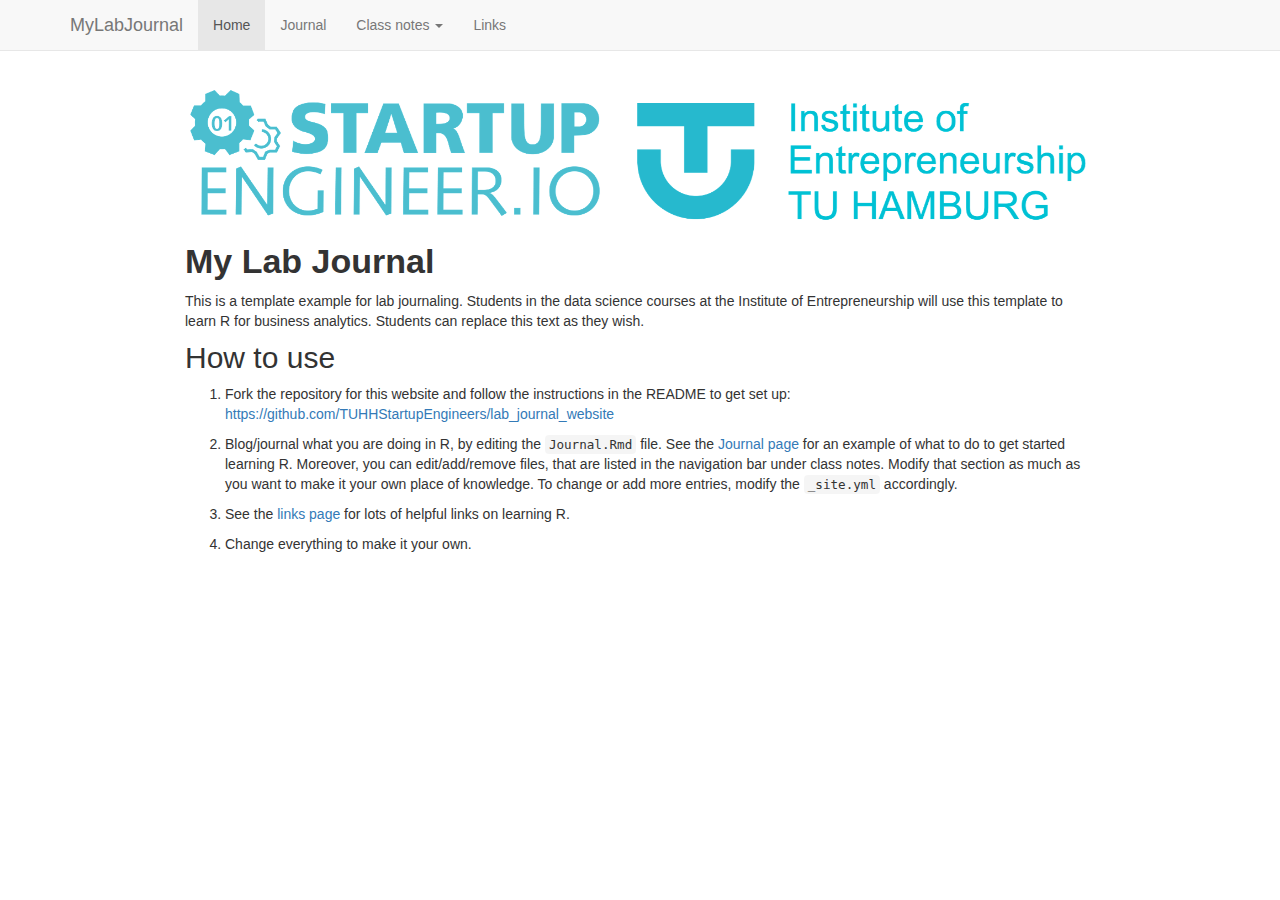
<file: docs/index.html>
<!DOCTYPE html>

<html>

<head>

<meta charset="utf-8" />
<meta name="generator" content="pandoc" />
<meta http-equiv="X-UA-Compatible" content="IE=EDGE" />




<title>MyLabJournal</title>

<script src="site_libs/jquery-1.11.3/jquery.min.js"></script>
<meta name="viewport" content="width=device-width, initial-scale=1" />
<link href="site_libs/bootstrap-3.3.5/css/bootstrap.min.css" rel="stylesheet" />
<script src="site_libs/bootstrap-3.3.5/js/bootstrap.min.js"></script>
<script src="site_libs/bootstrap-3.3.5/shim/html5shiv.min.js"></script>
<script src="site_libs/bootstrap-3.3.5/shim/respond.min.js"></script>
<script src="site_libs/navigation-1.1/tabsets.js"></script>
<link href="site_libs/highlightjs-9.12.0/default.css" rel="stylesheet" />
<script src="site_libs/highlightjs-9.12.0/highlight.js"></script>
<link href="site_libs/anchor-sections-1.0/anchor-sections.css" rel="stylesheet" />
<script src="site_libs/anchor-sections-1.0/anchor-sections.js"></script>

<style type="text/css">
  code{white-space: pre-wrap;}
  span.smallcaps{font-variant: small-caps;}
  span.underline{text-decoration: underline;}
  div.column{display: inline-block; vertical-align: top; width: 50%;}
  div.hanging-indent{margin-left: 1.5em; text-indent: -1.5em;}
  ul.task-list{list-style: none;}
    </style>

<style type="text/css">code{white-space: pre;}</style>
<style type="text/css">
  pre:not([class]) {
    background-color: white;
  }
</style>
<script type="text/javascript">
if (window.hljs) {
  hljs.configure({languages: []});
  hljs.initHighlightingOnLoad();
  if (document.readyState && document.readyState === "complete") {
    window.setTimeout(function() { hljs.initHighlighting(); }, 0);
  }
}
</script>



<style type="text/css">
h1 {
  font-size: 34px;
}
h1.title {
  font-size: 38px;
}
h2 {
  font-size: 30px;
}
h3 {
  font-size: 24px;
}
h4 {
  font-size: 18px;
}
h5 {
  font-size: 16px;
}
h6 {
  font-size: 12px;
}
.table th:not([align]) {
  text-align: left;
}
</style>

<link rel="stylesheet" href="style.css" type="text/css" />



<style type = "text/css">
.main-container {
  max-width: 940px;
  margin-left: auto;
  margin-right: auto;
}
code {
  color: inherit;
  background-color: rgba(0, 0, 0, 0.04);
}
img {
  max-width:100%;
}
.tabbed-pane {
  padding-top: 12px;
}
.html-widget {
  margin-bottom: 20px;
}
button.code-folding-btn:focus {
  outline: none;
}
summary {
  display: list-item;
}
</style>


<style type="text/css">
/* padding for bootstrap navbar */
body {
  padding-top: 51px;
  padding-bottom: 40px;
}
/* offset scroll position for anchor links (for fixed navbar)  */
.section h1 {
  padding-top: 56px;
  margin-top: -56px;
}
.section h2 {
  padding-top: 56px;
  margin-top: -56px;
}
.section h3 {
  padding-top: 56px;
  margin-top: -56px;
}
.section h4 {
  padding-top: 56px;
  margin-top: -56px;
}
.section h5 {
  padding-top: 56px;
  margin-top: -56px;
}
.section h6 {
  padding-top: 56px;
  margin-top: -56px;
}
.dropdown-submenu {
  position: relative;
}
.dropdown-submenu>.dropdown-menu {
  top: 0;
  left: 100%;
  margin-top: -6px;
  margin-left: -1px;
  border-radius: 0 6px 6px 6px;
}
.dropdown-submenu:hover>.dropdown-menu {
  display: block;
}
.dropdown-submenu>a:after {
  display: block;
  content: " ";
  float: right;
  width: 0;
  height: 0;
  border-color: transparent;
  border-style: solid;
  border-width: 5px 0 5px 5px;
  border-left-color: #cccccc;
  margin-top: 5px;
  margin-right: -10px;
}
.dropdown-submenu:hover>a:after {
  border-left-color: #ffffff;
}
.dropdown-submenu.pull-left {
  float: none;
}
.dropdown-submenu.pull-left>.dropdown-menu {
  left: -100%;
  margin-left: 10px;
  border-radius: 6px 0 6px 6px;
}
</style>

<script>
// manage active state of menu based on current page
$(document).ready(function () {
  // active menu anchor
  href = window.location.pathname
  href = href.substr(href.lastIndexOf('/') + 1)
  if (href === "")
    href = "index.html";
  var menuAnchor = $('a[href="' + href + '"]');

  // mark it active
  menuAnchor.parent().addClass('active');

  // if it's got a parent navbar menu mark it active as well
  menuAnchor.closest('li.dropdown').addClass('active');
});
</script>

<!-- tabsets -->

<style type="text/css">
.tabset-dropdown > .nav-tabs {
  display: inline-table;
  max-height: 500px;
  min-height: 44px;
  overflow-y: auto;
  background: white;
  border: 1px solid #ddd;
  border-radius: 4px;
}

.tabset-dropdown > .nav-tabs > li.active:before {
  content: "";
  font-family: 'Glyphicons Halflings';
  display: inline-block;
  padding: 10px;
  border-right: 1px solid #ddd;
}

.tabset-dropdown > .nav-tabs.nav-tabs-open > li.active:before {
  content: "&#xe258;";
  border: none;
}

.tabset-dropdown > .nav-tabs.nav-tabs-open:before {
  content: "";
  font-family: 'Glyphicons Halflings';
  display: inline-block;
  padding: 10px;
  border-right: 1px solid #ddd;
}

.tabset-dropdown > .nav-tabs > li.active {
  display: block;
}

.tabset-dropdown > .nav-tabs > li > a,
.tabset-dropdown > .nav-tabs > li > a:focus,
.tabset-dropdown > .nav-tabs > li > a:hover {
  border: none;
  display: inline-block;
  border-radius: 4px;
  background-color: transparent;
}

.tabset-dropdown > .nav-tabs.nav-tabs-open > li {
  display: block;
  float: none;
}

.tabset-dropdown > .nav-tabs > li {
  display: none;
}
</style>

<!-- code folding -->




</head>

<body>


<div class="container-fluid main-container">




<div class="navbar navbar-default  navbar-fixed-top" role="navigation">
  <div class="container">
    <div class="navbar-header">
      <button type="button" class="navbar-toggle collapsed" data-toggle="collapse" data-target="#navbar">
        <span class="icon-bar"></span>
        <span class="icon-bar"></span>
        <span class="icon-bar"></span>
      </button>
      <a class="navbar-brand" href="index.html">MyLabJournal</a>
    </div>
    <div id="navbar" class="navbar-collapse collapse">
      <ul class="nav navbar-nav">
        <li>
  <a href="index.html">Home</a>
</li>
<li>
  <a href="journal.html">Journal</a>
</li>
<li class="dropdown">
  <a href="#" class="dropdown-toggle" data-toggle="dropdown" role="button" aria-expanded="false">
    Class notes
     
    <span class="caret"></span>
  </a>
  <ul class="dropdown-menu" role="menu">
    <li>
      <a href="dictionary.html">Dictionary</a>
    </li>
    <li>
      <a href="data_wrangling.html">Data Wrangling</a>
    </li>
    <li>
      <a href="ggplot_graphs.html">ggplot graphs</a>
    </li>
    <li>
      <a href="machine_learning.html">machine learning</a>
    </li>
  </ul>
</li>
<li>
  <a href="links.html">Links</a>
</li>
      </ul>
      <ul class="nav navbar-nav navbar-right">
        
      </ul>
    </div><!--/.nav-collapse -->
  </div><!--/.container -->
</div><!--/.navbar -->

<div class="fluid-row" id="header">



<h1 class="title toc-ignore">MyLabJournal</h1>

</div>


<div style="padding-top: 30px;">

</div>
<p><img src="images/logo.png" /></p>
<div id="my-lab-journal" class="section level1">
<h1><strong>My Lab Journal</strong></h1>
<p>This is a template example for lab journaling. Students in the data science courses at the Institute of Entrepreneurship will use this template to learn R for business analytics. Students can replace this text as they wish.</p>
<div id="how-to-use" class="section level2">
<h2>How to use</h2>
<ol style="list-style-type: decimal">
<li><p>Fork the repository for this website and follow the instructions in the README to get set up: <a href="https://github.com/TUHHStartupEngineers/lab_journal_website">https://github.com/TUHHStartupEngineers/lab_journal_website</a></p></li>
<li><p>Blog/journal what you are doing in R, by editing the <code>Journal.Rmd</code> file. See the <a href="https://tuhhstartupengineers.github.io/lab_journal_website/journal.html">Journal page</a> for an example of what to do to get started learning R. Moreover, you can edit/add/remove files, that are listed in the navigation bar under class notes. Modify that section as much as you want to make it your own place of knowledge. To change or add more entries, modify the <code>_site.yml</code> accordingly.</p></li>
<li><p>See the <a href="https://tuhhstartupengineers.github.io/lab_journal_website/links.html">links page</a> for lots of helpful links on learning R.</p></li>
<li><p>Change everything to make it your own.</p></li>
</ol>
</div>
</div>




</div>

<script>

// add bootstrap table styles to pandoc tables
function bootstrapStylePandocTables() {
  $('tr.odd').parent('tbody').parent('table').addClass('table table-condensed');
}
$(document).ready(function () {
  bootstrapStylePandocTables();
});


</script>

<!-- tabsets -->

<script>
$(document).ready(function () {
  window.buildTabsets("TOC");
});

$(document).ready(function () {
  $('.tabset-dropdown > .nav-tabs > li').click(function () {
    $(this).parent().toggleClass('nav-tabs-open')
  });
});
</script>

<!-- code folding -->


<!-- dynamically load mathjax for compatibility with self-contained -->
<script>
  (function () {
    var script = document.createElement("script");
    script.type = "text/javascript";
    script.src  = "https://mathjax.rstudio.com/latest/MathJax.js?config=TeX-AMS-MML_HTMLorMML";
    document.getElementsByTagName("head")[0].appendChild(script);
  })();
</script>

</body>
</html>
</file>
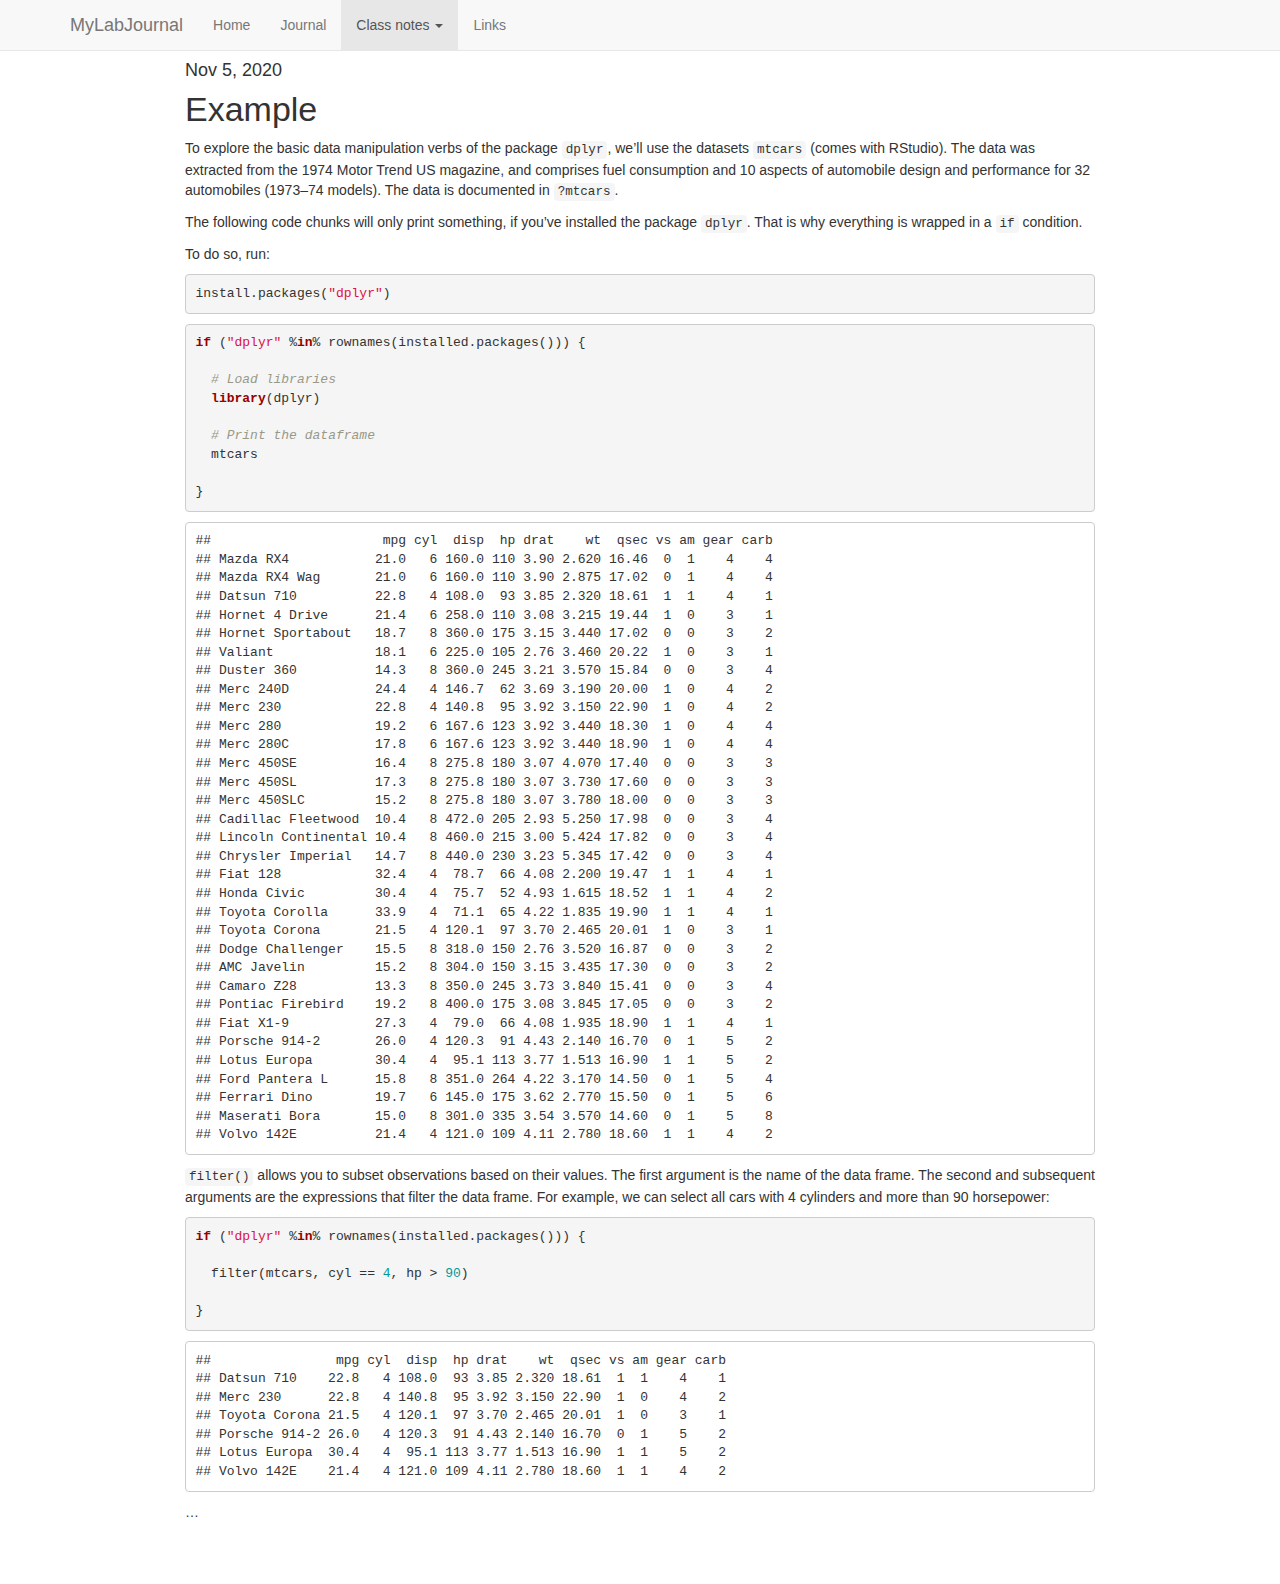
<file: docs/data_wrangling.html>
<!DOCTYPE html>

<html>

<head>

<meta charset="utf-8" />
<meta name="generator" content="pandoc" />
<meta http-equiv="X-UA-Compatible" content="IE=EDGE" />




<title>Data Wrangling</title>

<script src="site_libs/jquery-1.11.3/jquery.min.js"></script>
<meta name="viewport" content="width=device-width, initial-scale=1" />
<link href="site_libs/bootstrap-3.3.5/css/bootstrap.min.css" rel="stylesheet" />
<script src="site_libs/bootstrap-3.3.5/js/bootstrap.min.js"></script>
<script src="site_libs/bootstrap-3.3.5/shim/html5shiv.min.js"></script>
<script src="site_libs/bootstrap-3.3.5/shim/respond.min.js"></script>
<script src="site_libs/navigation-1.1/tabsets.js"></script>
<link href="site_libs/highlightjs-9.12.0/default.css" rel="stylesheet" />
<script src="site_libs/highlightjs-9.12.0/highlight.js"></script>
<link href="site_libs/anchor-sections-1.0/anchor-sections.css" rel="stylesheet" />
<script src="site_libs/anchor-sections-1.0/anchor-sections.js"></script>

<style type="text/css">
  code{white-space: pre-wrap;}
  span.smallcaps{font-variant: small-caps;}
  span.underline{text-decoration: underline;}
  div.column{display: inline-block; vertical-align: top; width: 50%;}
  div.hanging-indent{margin-left: 1.5em; text-indent: -1.5em;}
  ul.task-list{list-style: none;}
    </style>

<style type="text/css">code{white-space: pre;}</style>
<style type="text/css">
  pre:not([class]) {
    background-color: white;
  }
</style>
<script type="text/javascript">
if (window.hljs) {
  hljs.configure({languages: []});
  hljs.initHighlightingOnLoad();
  if (document.readyState && document.readyState === "complete") {
    window.setTimeout(function() { hljs.initHighlighting(); }, 0);
  }
}
</script>



<style type="text/css">
h1 {
  font-size: 34px;
}
h1.title {
  font-size: 38px;
}
h2 {
  font-size: 30px;
}
h3 {
  font-size: 24px;
}
h4 {
  font-size: 18px;
}
h5 {
  font-size: 16px;
}
h6 {
  font-size: 12px;
}
.table th:not([align]) {
  text-align: left;
}
</style>

<link rel="stylesheet" href="style.css" type="text/css" />



<style type = "text/css">
.main-container {
  max-width: 940px;
  margin-left: auto;
  margin-right: auto;
}
code {
  color: inherit;
  background-color: rgba(0, 0, 0, 0.04);
}
img {
  max-width:100%;
}
.tabbed-pane {
  padding-top: 12px;
}
.html-widget {
  margin-bottom: 20px;
}
button.code-folding-btn:focus {
  outline: none;
}
summary {
  display: list-item;
}
</style>


<style type="text/css">
/* padding for bootstrap navbar */
body {
  padding-top: 51px;
  padding-bottom: 40px;
}
/* offset scroll position for anchor links (for fixed navbar)  */
.section h1 {
  padding-top: 56px;
  margin-top: -56px;
}
.section h2 {
  padding-top: 56px;
  margin-top: -56px;
}
.section h3 {
  padding-top: 56px;
  margin-top: -56px;
}
.section h4 {
  padding-top: 56px;
  margin-top: -56px;
}
.section h5 {
  padding-top: 56px;
  margin-top: -56px;
}
.section h6 {
  padding-top: 56px;
  margin-top: -56px;
}
.dropdown-submenu {
  position: relative;
}
.dropdown-submenu>.dropdown-menu {
  top: 0;
  left: 100%;
  margin-top: -6px;
  margin-left: -1px;
  border-radius: 0 6px 6px 6px;
}
.dropdown-submenu:hover>.dropdown-menu {
  display: block;
}
.dropdown-submenu>a:after {
  display: block;
  content: " ";
  float: right;
  width: 0;
  height: 0;
  border-color: transparent;
  border-style: solid;
  border-width: 5px 0 5px 5px;
  border-left-color: #cccccc;
  margin-top: 5px;
  margin-right: -10px;
}
.dropdown-submenu:hover>a:after {
  border-left-color: #ffffff;
}
.dropdown-submenu.pull-left {
  float: none;
}
.dropdown-submenu.pull-left>.dropdown-menu {
  left: -100%;
  margin-left: 10px;
  border-radius: 6px 0 6px 6px;
}
</style>

<script>
// manage active state of menu based on current page
$(document).ready(function () {
  // active menu anchor
  href = window.location.pathname
  href = href.substr(href.lastIndexOf('/') + 1)
  if (href === "")
    href = "index.html";
  var menuAnchor = $('a[href="' + href + '"]');

  // mark it active
  menuAnchor.parent().addClass('active');

  // if it's got a parent navbar menu mark it active as well
  menuAnchor.closest('li.dropdown').addClass('active');
});
</script>

<!-- tabsets -->

<style type="text/css">
.tabset-dropdown > .nav-tabs {
  display: inline-table;
  max-height: 500px;
  min-height: 44px;
  overflow-y: auto;
  background: white;
  border: 1px solid #ddd;
  border-radius: 4px;
}

.tabset-dropdown > .nav-tabs > li.active:before {
  content: "";
  font-family: 'Glyphicons Halflings';
  display: inline-block;
  padding: 10px;
  border-right: 1px solid #ddd;
}

.tabset-dropdown > .nav-tabs.nav-tabs-open > li.active:before {
  content: "&#xe258;";
  border: none;
}

.tabset-dropdown > .nav-tabs.nav-tabs-open:before {
  content: "";
  font-family: 'Glyphicons Halflings';
  display: inline-block;
  padding: 10px;
  border-right: 1px solid #ddd;
}

.tabset-dropdown > .nav-tabs > li.active {
  display: block;
}

.tabset-dropdown > .nav-tabs > li > a,
.tabset-dropdown > .nav-tabs > li > a:focus,
.tabset-dropdown > .nav-tabs > li > a:hover {
  border: none;
  display: inline-block;
  border-radius: 4px;
  background-color: transparent;
}

.tabset-dropdown > .nav-tabs.nav-tabs-open > li {
  display: block;
  float: none;
}

.tabset-dropdown > .nav-tabs > li {
  display: none;
}
</style>

<!-- code folding -->




</head>

<body>


<div class="container-fluid main-container">




<div class="navbar navbar-default  navbar-fixed-top" role="navigation">
  <div class="container">
    <div class="navbar-header">
      <button type="button" class="navbar-toggle collapsed" data-toggle="collapse" data-target="#navbar">
        <span class="icon-bar"></span>
        <span class="icon-bar"></span>
        <span class="icon-bar"></span>
      </button>
      <a class="navbar-brand" href="index.html">MyLabJournal</a>
    </div>
    <div id="navbar" class="navbar-collapse collapse">
      <ul class="nav navbar-nav">
        <li>
  <a href="index.html">Home</a>
</li>
<li>
  <a href="journal.html">Journal</a>
</li>
<li class="dropdown">
  <a href="#" class="dropdown-toggle" data-toggle="dropdown" role="button" aria-expanded="false">
    Class notes
     
    <span class="caret"></span>
  </a>
  <ul class="dropdown-menu" role="menu">
    <li>
      <a href="dictionary.html">Dictionary</a>
    </li>
    <li>
      <a href="data_wrangling.html">Data Wrangling</a>
    </li>
    <li>
      <a href="ggplot_graphs.html">ggplot graphs</a>
    </li>
    <li>
      <a href="machine_learning.html">machine learning</a>
    </li>
  </ul>
</li>
<li>
  <a href="links.html">Links</a>
</li>
      </ul>
      <ul class="nav navbar-nav navbar-right">
        
      </ul>
    </div><!--/.nav-collapse -->
  </div><!--/.container -->
</div><!--/.navbar -->

<div class="fluid-row" id="header">



<h1 class="title toc-ignore">Data Wrangling</h1>
<h4 class="date">Nov 5, 2020</h4>

</div>


<div id="example" class="section level1">
<h1>Example</h1>
<p>To explore the basic data manipulation verbs of the package <code>dplyr</code>, we’ll use the datasets <code>mtcars</code> (comes with RStudio). The data was extracted from the 1974 Motor Trend US magazine, and comprises fuel consumption and 10 aspects of automobile design and performance for 32 automobiles (1973–74 models). The data is documented in <code>?mtcars</code>.</p>
<p>The following code chunks will only print something, if you’ve installed the package <code>dplyr</code>. That is why everything is wrapped in a <code>if</code> condition.</p>
<p>To do so, run:</p>
<pre class="r"><code>install.packages(&quot;dplyr&quot;)</code></pre>
<pre class="r"><code>if (&quot;dplyr&quot; %in% rownames(installed.packages())) {

  # Load libraries
  library(dplyr)
  
  # Print the dataframe
  mtcars

}</code></pre>
<pre><code>##                      mpg cyl  disp  hp drat    wt  qsec vs am gear carb
## Mazda RX4           21.0   6 160.0 110 3.90 2.620 16.46  0  1    4    4
## Mazda RX4 Wag       21.0   6 160.0 110 3.90 2.875 17.02  0  1    4    4
## Datsun 710          22.8   4 108.0  93 3.85 2.320 18.61  1  1    4    1
## Hornet 4 Drive      21.4   6 258.0 110 3.08 3.215 19.44  1  0    3    1
## Hornet Sportabout   18.7   8 360.0 175 3.15 3.440 17.02  0  0    3    2
## Valiant             18.1   6 225.0 105 2.76 3.460 20.22  1  0    3    1
## Duster 360          14.3   8 360.0 245 3.21 3.570 15.84  0  0    3    4
## Merc 240D           24.4   4 146.7  62 3.69 3.190 20.00  1  0    4    2
## Merc 230            22.8   4 140.8  95 3.92 3.150 22.90  1  0    4    2
## Merc 280            19.2   6 167.6 123 3.92 3.440 18.30  1  0    4    4
## Merc 280C           17.8   6 167.6 123 3.92 3.440 18.90  1  0    4    4
## Merc 450SE          16.4   8 275.8 180 3.07 4.070 17.40  0  0    3    3
## Merc 450SL          17.3   8 275.8 180 3.07 3.730 17.60  0  0    3    3
## Merc 450SLC         15.2   8 275.8 180 3.07 3.780 18.00  0  0    3    3
## Cadillac Fleetwood  10.4   8 472.0 205 2.93 5.250 17.98  0  0    3    4
## Lincoln Continental 10.4   8 460.0 215 3.00 5.424 17.82  0  0    3    4
## Chrysler Imperial   14.7   8 440.0 230 3.23 5.345 17.42  0  0    3    4
## Fiat 128            32.4   4  78.7  66 4.08 2.200 19.47  1  1    4    1
## Honda Civic         30.4   4  75.7  52 4.93 1.615 18.52  1  1    4    2
## Toyota Corolla      33.9   4  71.1  65 4.22 1.835 19.90  1  1    4    1
## Toyota Corona       21.5   4 120.1  97 3.70 2.465 20.01  1  0    3    1
## Dodge Challenger    15.5   8 318.0 150 2.76 3.520 16.87  0  0    3    2
## AMC Javelin         15.2   8 304.0 150 3.15 3.435 17.30  0  0    3    2
## Camaro Z28          13.3   8 350.0 245 3.73 3.840 15.41  0  0    3    4
## Pontiac Firebird    19.2   8 400.0 175 3.08 3.845 17.05  0  0    3    2
## Fiat X1-9           27.3   4  79.0  66 4.08 1.935 18.90  1  1    4    1
## Porsche 914-2       26.0   4 120.3  91 4.43 2.140 16.70  0  1    5    2
## Lotus Europa        30.4   4  95.1 113 3.77 1.513 16.90  1  1    5    2
## Ford Pantera L      15.8   8 351.0 264 4.22 3.170 14.50  0  1    5    4
## Ferrari Dino        19.7   6 145.0 175 3.62 2.770 15.50  0  1    5    6
## Maserati Bora       15.0   8 301.0 335 3.54 3.570 14.60  0  1    5    8
## Volvo 142E          21.4   4 121.0 109 4.11 2.780 18.60  1  1    4    2</code></pre>
<p><code>filter()</code> allows you to subset observations based on their values. The first argument is the name of the data frame. The second and subsequent arguments are the expressions that filter the data frame. For example, we can select all cars with 4 cylinders and more than 90 horsepower:</p>
<pre class="r"><code>if (&quot;dplyr&quot; %in% rownames(installed.packages())) {

  filter(mtcars, cyl == 4, hp &gt; 90)
  
}  </code></pre>
<pre><code>##                mpg cyl  disp  hp drat    wt  qsec vs am gear carb
## Datsun 710    22.8   4 108.0  93 3.85 2.320 18.61  1  1    4    1
## Merc 230      22.8   4 140.8  95 3.92 3.150 22.90  1  0    4    2
## Toyota Corona 21.5   4 120.1  97 3.70 2.465 20.01  1  0    3    1
## Porsche 914-2 26.0   4 120.3  91 4.43 2.140 16.70  0  1    5    2
## Lotus Europa  30.4   4  95.1 113 3.77 1.513 16.90  1  1    5    2
## Volvo 142E    21.4   4 121.0 109 4.11 2.780 18.60  1  1    4    2</code></pre>
<p>…</p>
</div>




</div>

<script>

// add bootstrap table styles to pandoc tables
function bootstrapStylePandocTables() {
  $('tr.odd').parent('tbody').parent('table').addClass('table table-condensed');
}
$(document).ready(function () {
  bootstrapStylePandocTables();
});


</script>

<!-- tabsets -->

<script>
$(document).ready(function () {
  window.buildTabsets("TOC");
});

$(document).ready(function () {
  $('.tabset-dropdown > .nav-tabs > li').click(function () {
    $(this).parent().toggleClass('nav-tabs-open')
  });
});
</script>

<!-- code folding -->


<!-- dynamically load mathjax for compatibility with self-contained -->
<script>
  (function () {
    var script = document.createElement("script");
    script.type = "text/javascript";
    script.src  = "https://mathjax.rstudio.com/latest/MathJax.js?config=TeX-AMS-MML_HTMLorMML";
    document.getElementsByTagName("head")[0].appendChild(script);
  })();
</script>

</body>
</html>
</file>
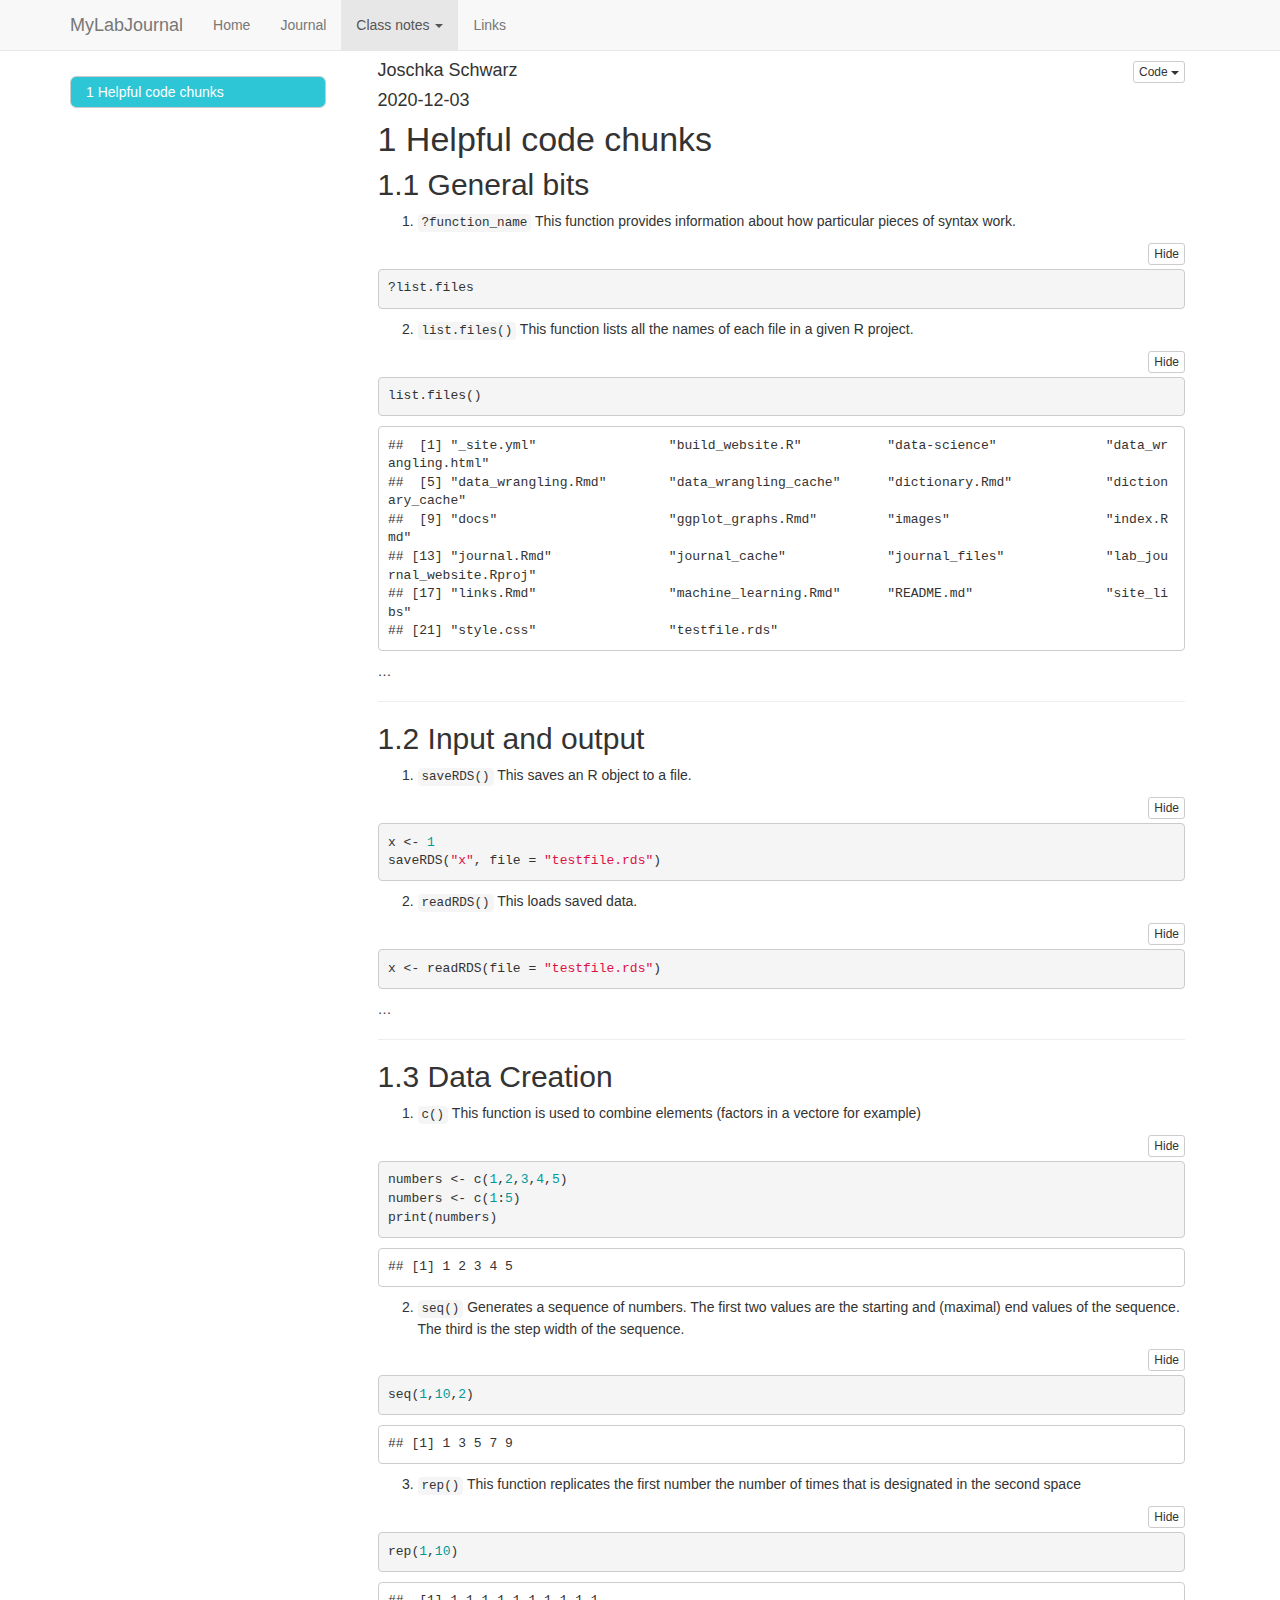
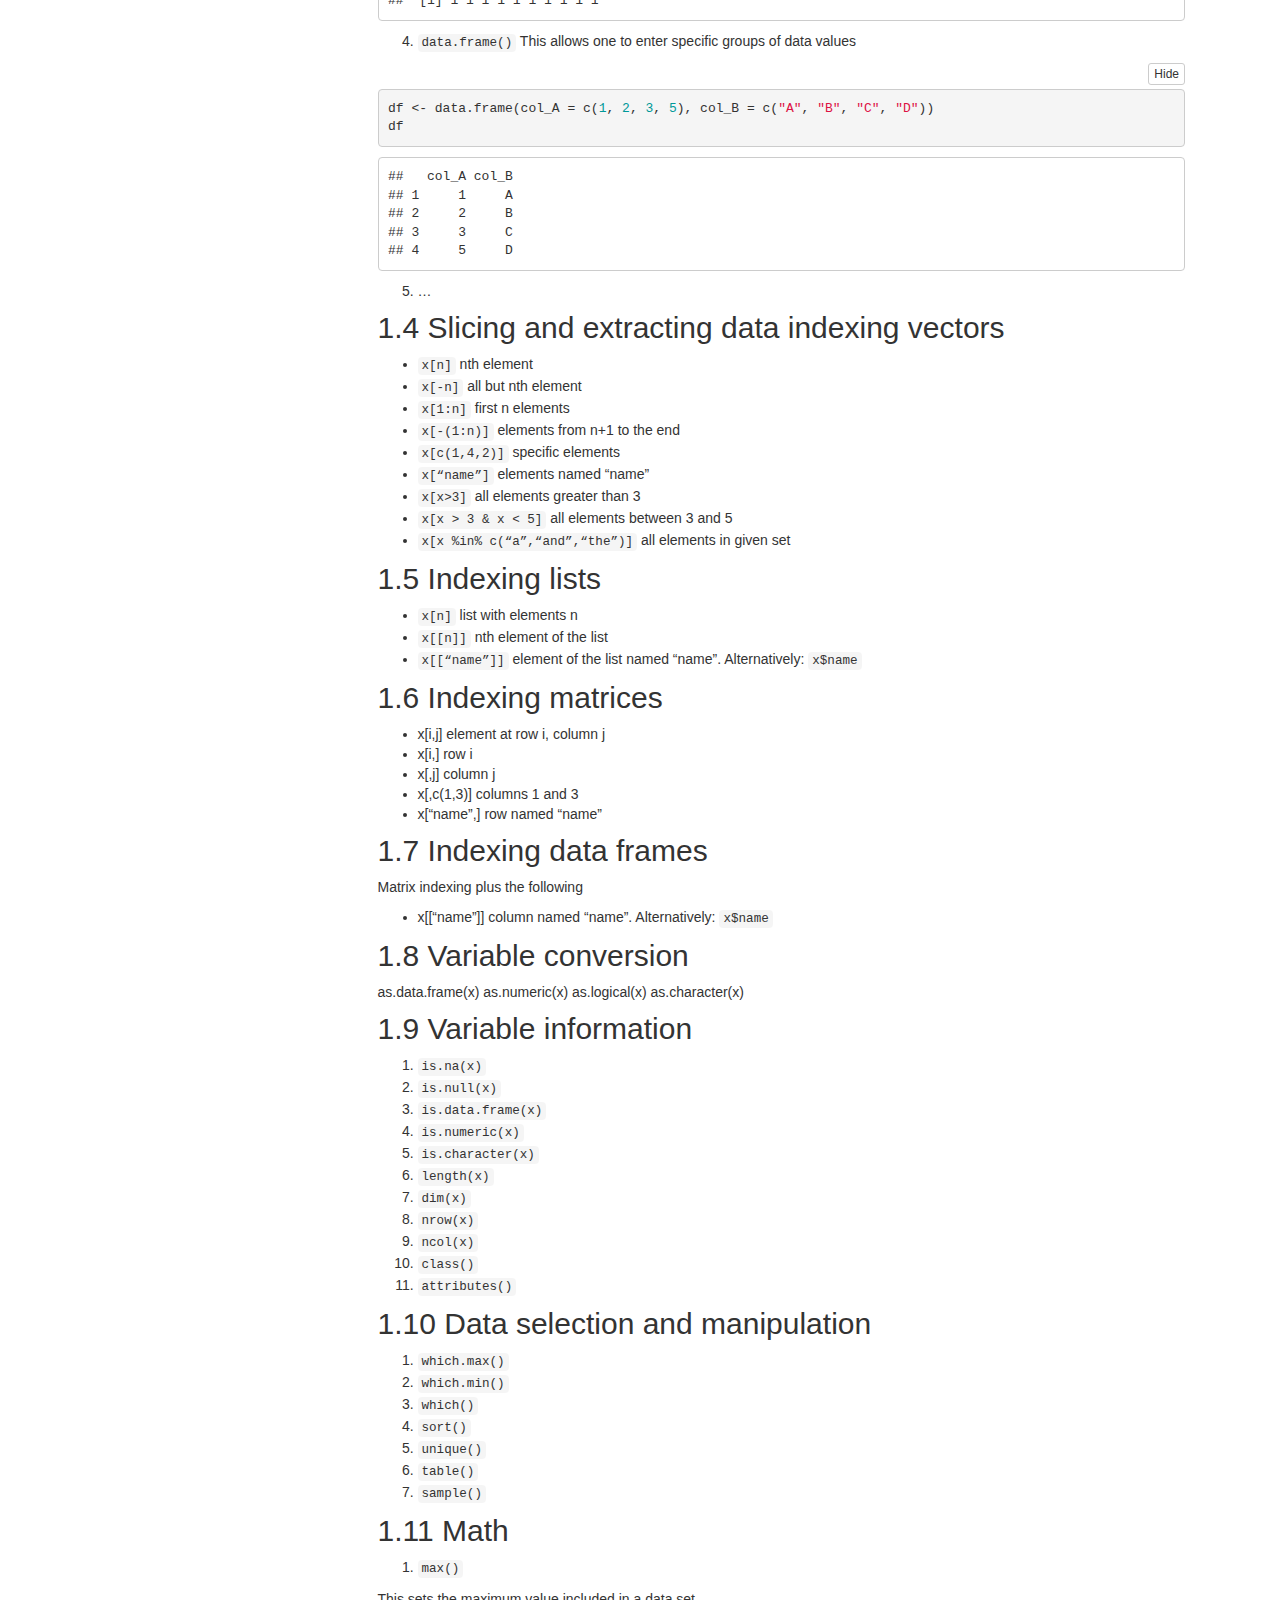
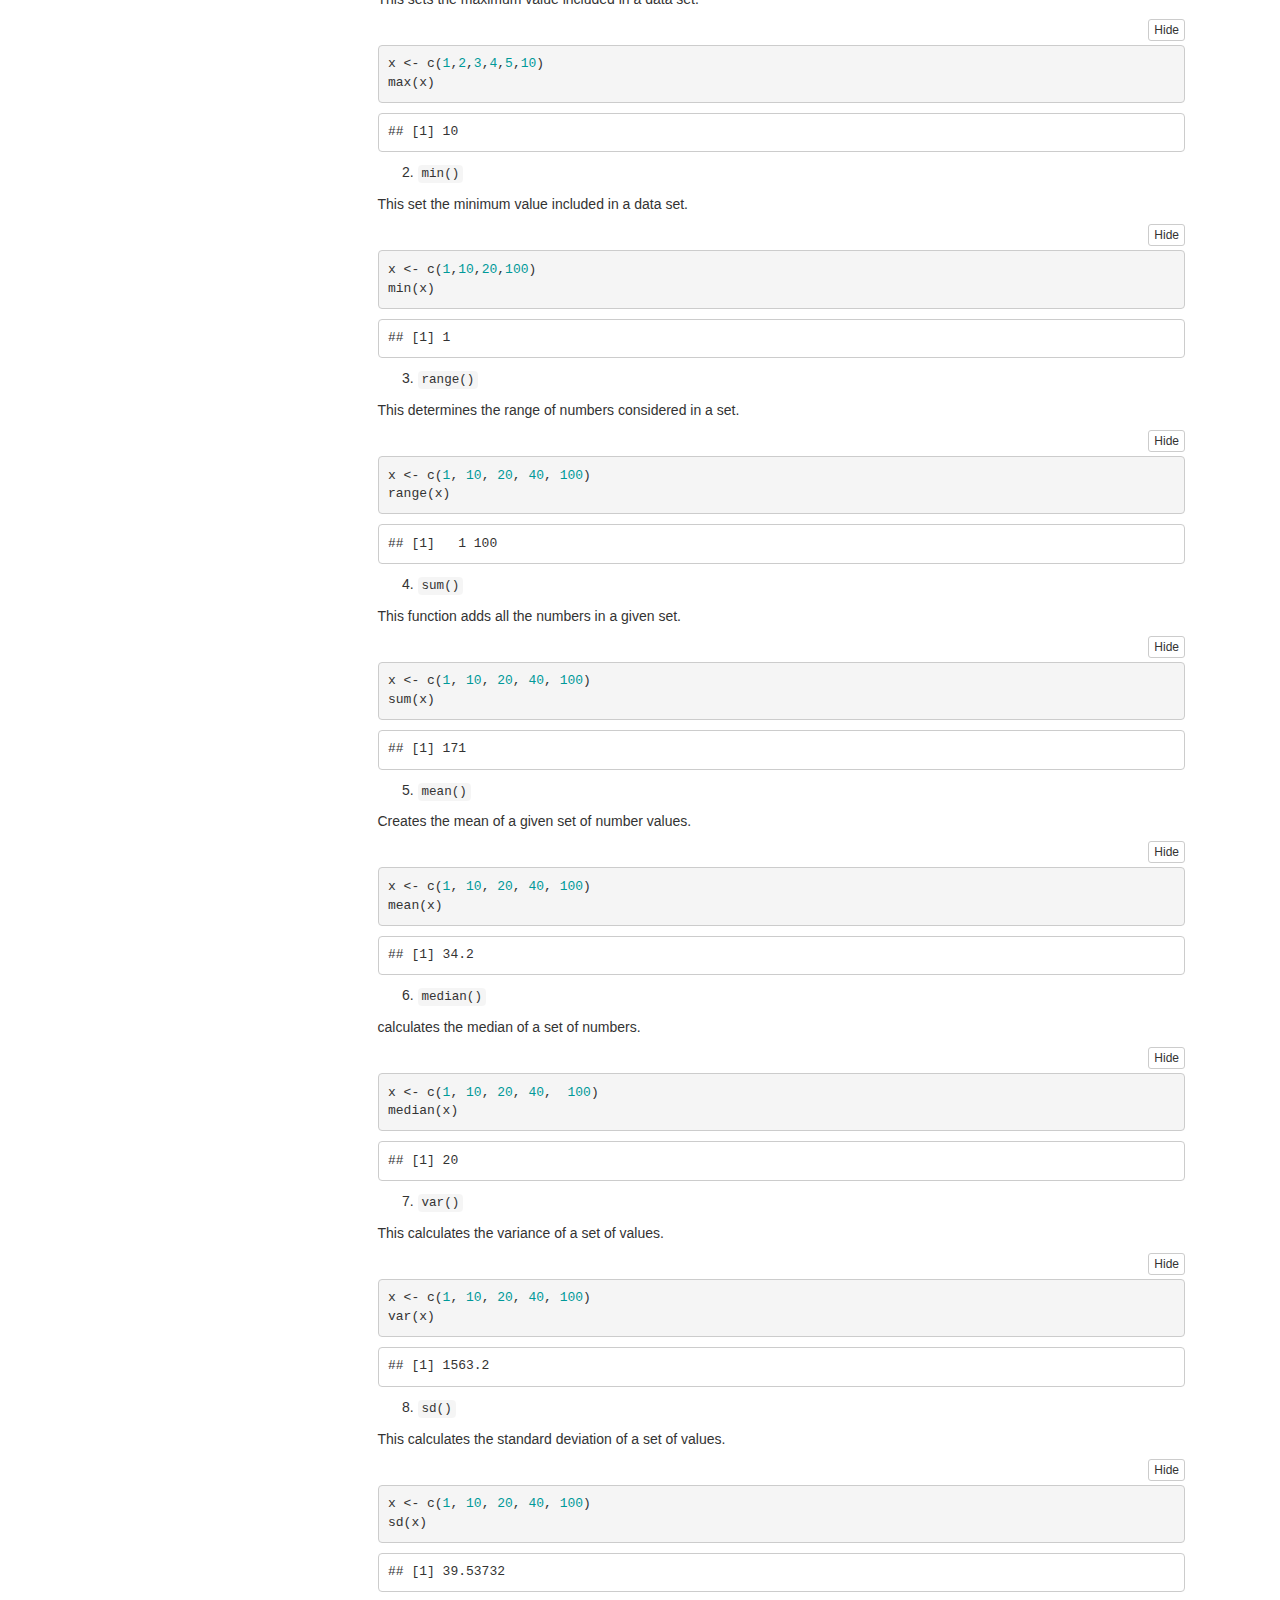
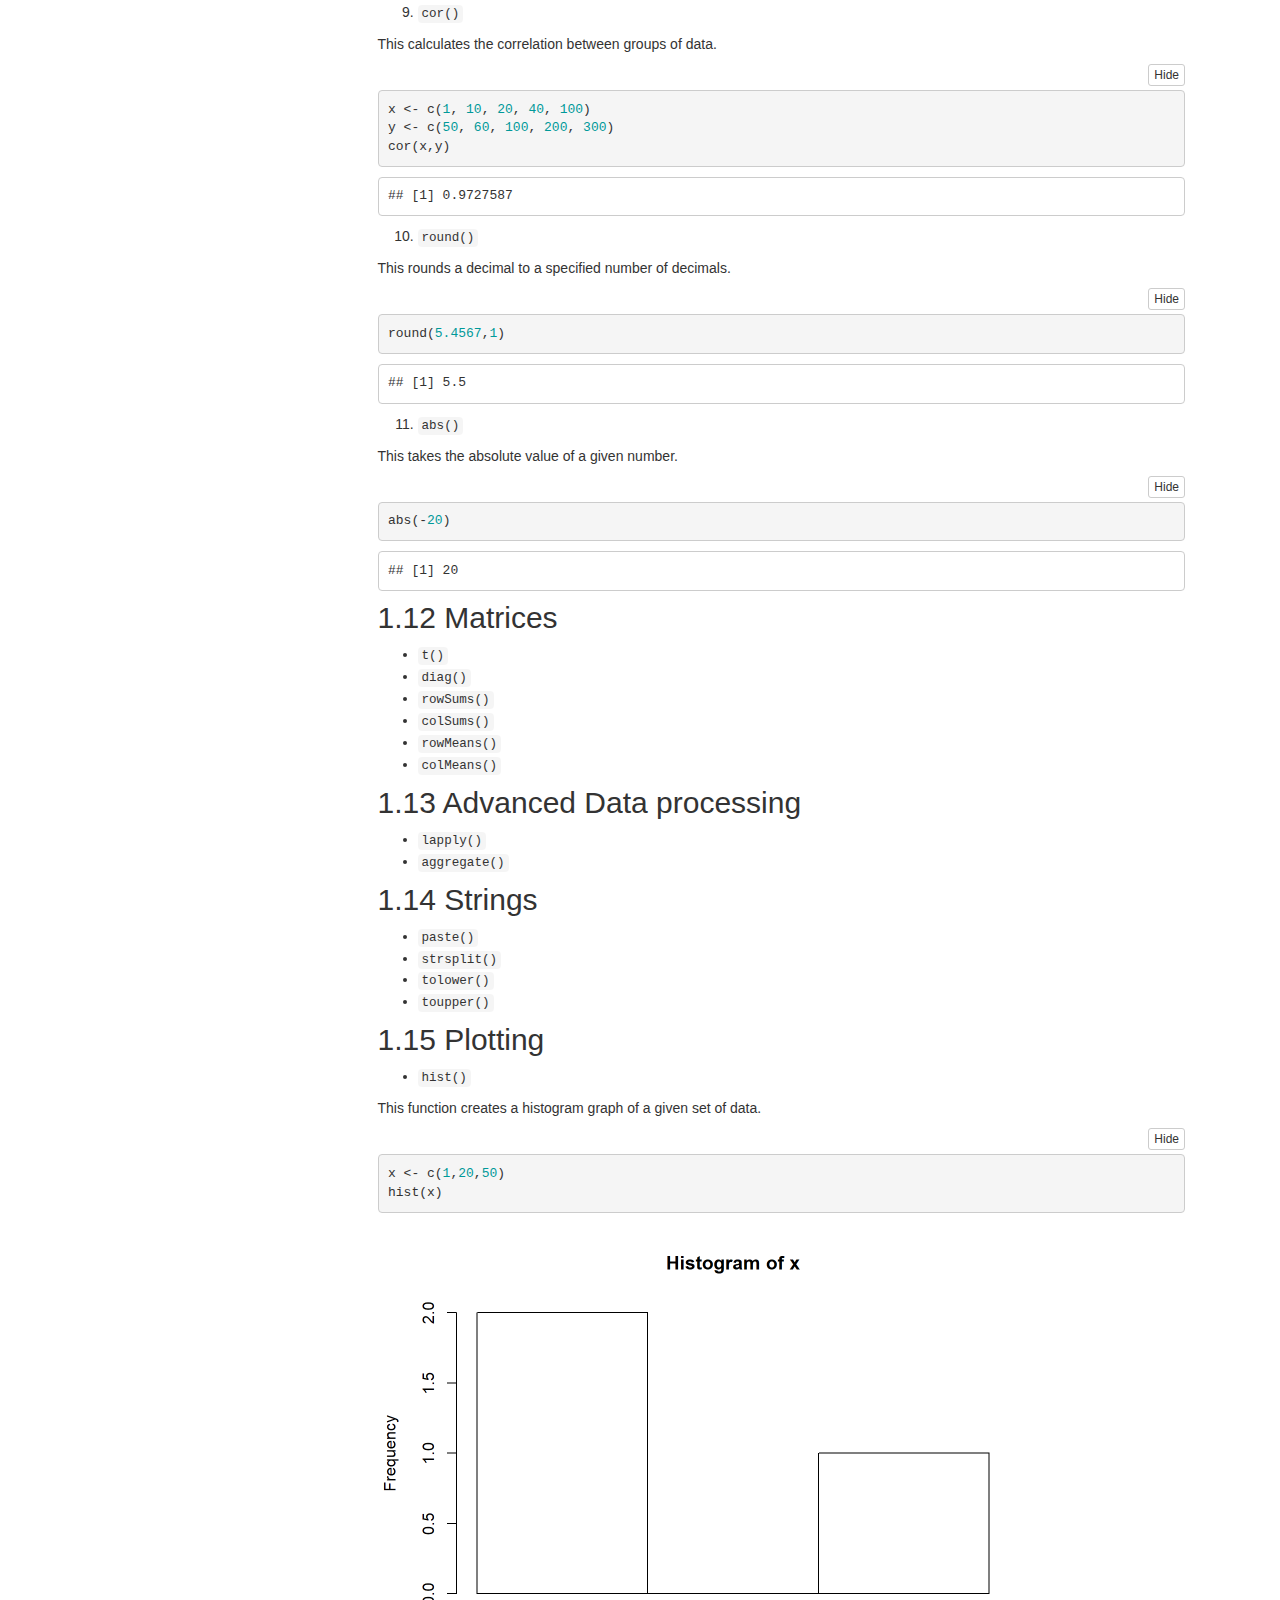
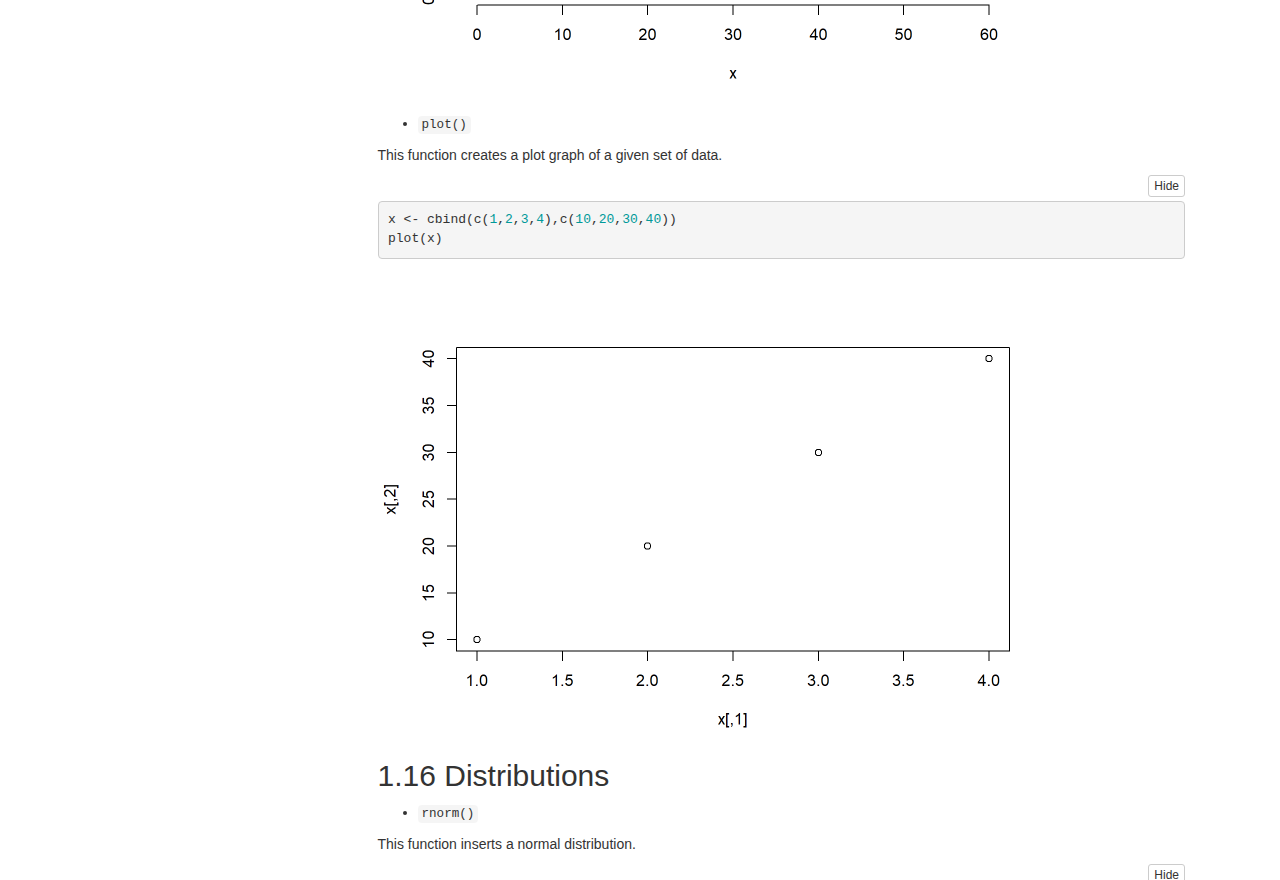
<file: docs/dictionary.html>
<!DOCTYPE html>

<html>

<head>

<meta charset="utf-8" />
<meta name="generator" content="pandoc" />
<meta http-equiv="X-UA-Compatible" content="IE=EDGE" />


<meta name="author" content="Joschka Schwarz" />

<meta name="date" content="2020-12-03" />

<title>Dictionary</title>

<script src="site_libs/jquery-1.11.3/jquery.min.js"></script>
<meta name="viewport" content="width=device-width, initial-scale=1" />
<link href="site_libs/bootstrap-3.3.5/css/bootstrap.min.css" rel="stylesheet" />
<script src="site_libs/bootstrap-3.3.5/js/bootstrap.min.js"></script>
<script src="site_libs/bootstrap-3.3.5/shim/html5shiv.min.js"></script>
<script src="site_libs/bootstrap-3.3.5/shim/respond.min.js"></script>
<script src="site_libs/jqueryui-1.11.4/jquery-ui.min.js"></script>
<link href="site_libs/tocify-1.9.1/jquery.tocify.css" rel="stylesheet" />
<script src="site_libs/tocify-1.9.1/jquery.tocify.js"></script>
<script src="site_libs/navigation-1.1/tabsets.js"></script>
<script src="site_libs/navigation-1.1/codefolding.js"></script>
<link href="site_libs/highlightjs-9.12.0/default.css" rel="stylesheet" />
<script src="site_libs/highlightjs-9.12.0/highlight.js"></script>
<link href="site_libs/anchor-sections-1.0/anchor-sections.css" rel="stylesheet" />
<script src="site_libs/anchor-sections-1.0/anchor-sections.js"></script>

<style type="text/css">
  code{white-space: pre-wrap;}
  span.smallcaps{font-variant: small-caps;}
  span.underline{text-decoration: underline;}
  div.column{display: inline-block; vertical-align: top; width: 50%;}
  div.hanging-indent{margin-left: 1.5em; text-indent: -1.5em;}
  ul.task-list{list-style: none;}
    </style>

<style type="text/css">code{white-space: pre;}</style>
<style type="text/css">
  pre:not([class]) {
    background-color: white;
  }
</style>
<script type="text/javascript">
if (window.hljs) {
  hljs.configure({languages: []});
  hljs.initHighlightingOnLoad();
  if (document.readyState && document.readyState === "complete") {
    window.setTimeout(function() { hljs.initHighlighting(); }, 0);
  }
}
</script>



<style type="text/css">
h1 {
  font-size: 34px;
}
h1.title {
  font-size: 38px;
}
h2 {
  font-size: 30px;
}
h3 {
  font-size: 24px;
}
h4 {
  font-size: 18px;
}
h5 {
  font-size: 16px;
}
h6 {
  font-size: 12px;
}
.table th:not([align]) {
  text-align: left;
}
</style>

<link rel="stylesheet" href="style.css" type="text/css" />



<style type = "text/css">
.main-container {
  max-width: 940px;
  margin-left: auto;
  margin-right: auto;
}
code {
  color: inherit;
  background-color: rgba(0, 0, 0, 0.04);
}
img {
  max-width:100%;
}
.tabbed-pane {
  padding-top: 12px;
}
.html-widget {
  margin-bottom: 20px;
}
button.code-folding-btn:focus {
  outline: none;
}
summary {
  display: list-item;
}
</style>


<style type="text/css">
/* padding for bootstrap navbar */
body {
  padding-top: 51px;
  padding-bottom: 40px;
}
/* offset scroll position for anchor links (for fixed navbar)  */
.section h1 {
  padding-top: 56px;
  margin-top: -56px;
}
.section h2 {
  padding-top: 56px;
  margin-top: -56px;
}
.section h3 {
  padding-top: 56px;
  margin-top: -56px;
}
.section h4 {
  padding-top: 56px;
  margin-top: -56px;
}
.section h5 {
  padding-top: 56px;
  margin-top: -56px;
}
.section h6 {
  padding-top: 56px;
  margin-top: -56px;
}
.dropdown-submenu {
  position: relative;
}
.dropdown-submenu>.dropdown-menu {
  top: 0;
  left: 100%;
  margin-top: -6px;
  margin-left: -1px;
  border-radius: 0 6px 6px 6px;
}
.dropdown-submenu:hover>.dropdown-menu {
  display: block;
}
.dropdown-submenu>a:after {
  display: block;
  content: " ";
  float: right;
  width: 0;
  height: 0;
  border-color: transparent;
  border-style: solid;
  border-width: 5px 0 5px 5px;
  border-left-color: #cccccc;
  margin-top: 5px;
  margin-right: -10px;
}
.dropdown-submenu:hover>a:after {
  border-left-color: #ffffff;
}
.dropdown-submenu.pull-left {
  float: none;
}
.dropdown-submenu.pull-left>.dropdown-menu {
  left: -100%;
  margin-left: 10px;
  border-radius: 6px 0 6px 6px;
}
</style>

<script>
// manage active state of menu based on current page
$(document).ready(function () {
  // active menu anchor
  href = window.location.pathname
  href = href.substr(href.lastIndexOf('/') + 1)
  if (href === "")
    href = "index.html";
  var menuAnchor = $('a[href="' + href + '"]');

  // mark it active
  menuAnchor.parent().addClass('active');

  // if it's got a parent navbar menu mark it active as well
  menuAnchor.closest('li.dropdown').addClass('active');
});
</script>

<!-- tabsets -->

<style type="text/css">
.tabset-dropdown > .nav-tabs {
  display: inline-table;
  max-height: 500px;
  min-height: 44px;
  overflow-y: auto;
  background: white;
  border: 1px solid #ddd;
  border-radius: 4px;
}

.tabset-dropdown > .nav-tabs > li.active:before {
  content: "";
  font-family: 'Glyphicons Halflings';
  display: inline-block;
  padding: 10px;
  border-right: 1px solid #ddd;
}

.tabset-dropdown > .nav-tabs.nav-tabs-open > li.active:before {
  content: "&#xe258;";
  border: none;
}

.tabset-dropdown > .nav-tabs.nav-tabs-open:before {
  content: "";
  font-family: 'Glyphicons Halflings';
  display: inline-block;
  padding: 10px;
  border-right: 1px solid #ddd;
}

.tabset-dropdown > .nav-tabs > li.active {
  display: block;
}

.tabset-dropdown > .nav-tabs > li > a,
.tabset-dropdown > .nav-tabs > li > a:focus,
.tabset-dropdown > .nav-tabs > li > a:hover {
  border: none;
  display: inline-block;
  border-radius: 4px;
  background-color: transparent;
}

.tabset-dropdown > .nav-tabs.nav-tabs-open > li {
  display: block;
  float: none;
}

.tabset-dropdown > .nav-tabs > li {
  display: none;
}
</style>

<!-- code folding -->
<style type="text/css">
.code-folding-btn { margin-bottom: 4px; }
</style>



<style type="text/css">

#TOC {
  margin: 25px 0px 20px 0px;
}
@media (max-width: 768px) {
#TOC {
  position: relative;
  width: 100%;
}
}

@media print {
.toc-content {
  /* see https://github.com/w3c/csswg-drafts/issues/4434 */
  float: right;
}
}

.toc-content {
  padding-left: 30px;
  padding-right: 40px;
}

div.main-container {
  max-width: 1200px;
}

div.tocify {
  width: 20%;
  max-width: 260px;
  max-height: 85%;
}

@media (min-width: 768px) and (max-width: 991px) {
  div.tocify {
    width: 25%;
  }
}

@media (max-width: 767px) {
  div.tocify {
    width: 100%;
    max-width: none;
  }
}

.tocify ul, .tocify li {
  line-height: 20px;
}

.tocify-subheader .tocify-item {
  font-size: 0.90em;
}

.tocify .list-group-item {
  border-radius: 0px;
}


</style>



</head>

<body>


<div class="container-fluid main-container">


<!-- setup 3col/9col grid for toc_float and main content  -->
<div class="row-fluid">
<div class="col-xs-12 col-sm-4 col-md-3">
<div id="TOC" class="tocify">
</div>
</div>

<div class="toc-content col-xs-12 col-sm-8 col-md-9">




<div class="navbar navbar-default  navbar-fixed-top" role="navigation">
  <div class="container">
    <div class="navbar-header">
      <button type="button" class="navbar-toggle collapsed" data-toggle="collapse" data-target="#navbar">
        <span class="icon-bar"></span>
        <span class="icon-bar"></span>
        <span class="icon-bar"></span>
      </button>
      <a class="navbar-brand" href="index.html">MyLabJournal</a>
    </div>
    <div id="navbar" class="navbar-collapse collapse">
      <ul class="nav navbar-nav">
        <li>
  <a href="index.html">Home</a>
</li>
<li>
  <a href="journal.html">Journal</a>
</li>
<li class="dropdown">
  <a href="#" class="dropdown-toggle" data-toggle="dropdown" role="button" aria-expanded="false">
    Class notes
     
    <span class="caret"></span>
  </a>
  <ul class="dropdown-menu" role="menu">
    <li>
      <a href="dictionary.html">Dictionary</a>
    </li>
    <li>
      <a href="data_wrangling.html">Data Wrangling</a>
    </li>
    <li>
      <a href="ggplot_graphs.html">ggplot graphs</a>
    </li>
    <li>
      <a href="machine_learning.html">machine learning</a>
    </li>
  </ul>
</li>
<li>
  <a href="links.html">Links</a>
</li>
      </ul>
      <ul class="nav navbar-nav navbar-right">
        
      </ul>
    </div><!--/.nav-collapse -->
  </div><!--/.container -->
</div><!--/.navbar -->

<div class="fluid-row" id="header">

<div class="btn-group pull-right">
<button type="button" class="btn btn-default btn-xs dropdown-toggle" data-toggle="dropdown" aria-haspopup="true" aria-expanded="false"><span>Code</span> <span class="caret"></span></button>
<ul class="dropdown-menu" style="min-width: 50px;">
<li><a id="rmd-show-all-code" href="#">Show All Code</a></li>
<li><a id="rmd-hide-all-code" href="#">Hide All Code</a></li>
</ul>
</div>



<h1 class="title toc-ignore">Dictionary</h1>
<h4 class="author">Joschka Schwarz</h4>
<h4 class="date">2020-12-03</h4>

</div>


<style>
.list-group-item.active, .list-group-item.active:focus, .list-group-item.active:hover {
    background-color: #2DC6D6;
}
</style>
<div id="helpful-code-chunks" class="section level1">
<h1><span class="header-section-number">1</span> Helpful code chunks</h1>
<div id="general-bits" class="section level2">
<h2><span class="header-section-number">1.1</span> General bits</h2>
<ol style="list-style-type: decimal">
<li><code>?function_name</code> This function provides information about how particular pieces of syntax work.</li>
</ol>
<pre class="r"><code>?list.files</code></pre>
<ol start="2" style="list-style-type: decimal">
<li><code>list.files()</code> This function lists all the names of each file in a given R project.</li>
</ol>
<pre class="r"><code>list.files()</code></pre>
<pre><code>##  [1] &quot;_site.yml&quot;                 &quot;build_website.R&quot;           &quot;data-science&quot;              &quot;data_wrangling.html&quot;      
##  [5] &quot;data_wrangling.Rmd&quot;        &quot;data_wrangling_cache&quot;      &quot;dictionary.Rmd&quot;            &quot;dictionary_cache&quot;         
##  [9] &quot;docs&quot;                      &quot;ggplot_graphs.Rmd&quot;         &quot;images&quot;                    &quot;index.Rmd&quot;                
## [13] &quot;journal.Rmd&quot;               &quot;journal_cache&quot;             &quot;journal_files&quot;             &quot;lab_journal_website.Rproj&quot;
## [17] &quot;links.Rmd&quot;                 &quot;machine_learning.Rmd&quot;      &quot;README.md&quot;                 &quot;site_libs&quot;                
## [21] &quot;style.css&quot;                 &quot;testfile.rds&quot;</code></pre>
<p>…</p>
<hr />
</div>
<div id="input-and-output" class="section level2">
<h2><span class="header-section-number">1.2</span> Input and output</h2>
<ol style="list-style-type: decimal">
<li><code>saveRDS()</code> This saves an R object to a file.</li>
</ol>
<pre class="r"><code>x &lt;- 1
saveRDS(&quot;x&quot;, file = &quot;testfile.rds&quot;)</code></pre>
<ol start="2" style="list-style-type: decimal">
<li><code>readRDS()</code> This loads saved data.</li>
</ol>
<pre class="r"><code>x &lt;- readRDS(file = &quot;testfile.rds&quot;)</code></pre>
<p>…</p>
<hr />
</div>
<div id="data-creation" class="section level2">
<h2><span class="header-section-number">1.3</span> Data Creation</h2>
<ol style="list-style-type: decimal">
<li><code>c()</code> This function is used to combine elements (factors in a vectore for example)</li>
</ol>
<pre class="r"><code>numbers &lt;- c(1,2,3,4,5)
numbers &lt;- c(1:5)
print(numbers)</code></pre>
<pre><code>## [1] 1 2 3 4 5</code></pre>
<ol start="2" style="list-style-type: decimal">
<li><code>seq()</code> Generates a sequence of numbers. The first two values are the starting and (maximal) end values of the sequence. The third is the step width of the sequence.</li>
</ol>
<pre class="r"><code>seq(1,10,2)</code></pre>
<pre><code>## [1] 1 3 5 7 9</code></pre>
<ol start="3" style="list-style-type: decimal">
<li><code>rep()</code> This function replicates the first number the number of times that is designated in the second space</li>
</ol>
<pre class="r"><code>rep(1,10)</code></pre>
<pre><code>##  [1] 1 1 1 1 1 1 1 1 1 1</code></pre>
<ol start="4" style="list-style-type: decimal">
<li><code>data.frame()</code> This allows one to enter specific groups of data values</li>
</ol>
<pre class="r"><code>df &lt;- data.frame(col_A = c(1, 2, 3, 5), col_B = c(&quot;A&quot;, &quot;B&quot;, &quot;C&quot;, &quot;D&quot;))
df</code></pre>
<pre><code>##   col_A col_B
## 1     1     A
## 2     2     B
## 3     3     C
## 4     5     D</code></pre>
<ol start="5" style="list-style-type: decimal">
<li>…</li>
</ol>
</div>
<div id="slicing-and-extracting-data-indexing-vectors" class="section level2">
<h2><span class="header-section-number">1.4</span> Slicing and extracting data indexing vectors</h2>
<ul>
<li><code>x[n]</code> nth element</li>
<li><code>x[-n]</code> all but nth element</li>
<li><code>x[1:n]</code> first n elements</li>
<li><code>x[-(1:n)]</code> elements from n+1 to the end</li>
<li><code>x[c(1,4,2)]</code> specific elements</li>
<li><code>x[“name”]</code> elements named “name”</li>
<li><code>x[x&gt;3]</code> all elements greater than 3</li>
<li><code>x[x &gt; 3 &amp; x &lt; 5]</code> all elements between 3 and 5</li>
<li><code>x[x %in% c(“a”,“and”,“the”)]</code> all elements in given set</li>
</ul>
</div>
<div id="indexing-lists" class="section level2">
<h2><span class="header-section-number">1.5</span> Indexing lists</h2>
<ul>
<li><code>x[n]</code> list with elements n</li>
<li><code>x[[n]]</code> nth element of the list</li>
<li><code>x[[“name”]]</code> element of the list named “name”. Alternatively: <code>x$name</code></li>
</ul>
</div>
<div id="indexing-matrices" class="section level2">
<h2><span class="header-section-number">1.6</span> Indexing matrices</h2>
<ul>
<li>x[i,j] element at row i, column j</li>
<li>x[i,] row i</li>
<li>x[,j] column j</li>
<li>x[,c(1,3)] columns 1 and 3</li>
<li>x[“name”,] row named “name”</li>
</ul>
</div>
<div id="indexing-data-frames" class="section level2">
<h2><span class="header-section-number">1.7</span> Indexing data frames</h2>
<p>Matrix indexing plus the following</p>
<ul>
<li>x[[“name”]] column named “name”. Alternatively: <code>x$name</code></li>
</ul>
</div>
<div id="variable-conversion" class="section level2">
<h2><span class="header-section-number">1.8</span> Variable conversion</h2>
<p>as.data.frame(x) as.numeric(x) as.logical(x) as.character(x)</p>
</div>
<div id="variable-information" class="section level2">
<h2><span class="header-section-number">1.9</span> Variable information</h2>
<ol style="list-style-type: decimal">
<li><code>is.na(x)</code></li>
<li><code>is.null(x)</code></li>
<li><code>is.data.frame(x)</code></li>
<li><code>is.numeric(x)</code></li>
<li><code>is.character(x)</code></li>
<li><code>length(x)</code></li>
<li><code>dim(x)</code></li>
<li><code>nrow(x)</code></li>
<li><code>ncol(x)</code></li>
<li><code>class()</code></li>
<li><code>attributes()</code></li>
</ol>
</div>
<div id="data-selection-and-manipulation" class="section level2">
<h2><span class="header-section-number">1.10</span> Data selection and manipulation</h2>
<ol style="list-style-type: decimal">
<li><code>which.max()</code></li>
<li><code>which.min()</code></li>
<li><code>which()</code></li>
<li><code>sort()</code></li>
<li><code>unique()</code></li>
<li><code>table()</code></li>
<li><code>sample()</code></li>
</ol>
</div>
<div id="math" class="section level2">
<h2><span class="header-section-number">1.11</span> Math</h2>
<ol style="list-style-type: decimal">
<li><code>max()</code></li>
</ol>
<p>This sets the maximum value included in a data set.</p>
<pre class="r"><code>x &lt;- c(1,2,3,4,5,10)
max(x)</code></pre>
<pre><code>## [1] 10</code></pre>
<ol start="2" style="list-style-type: decimal">
<li><code>min()</code></li>
</ol>
<p>This set the minimum value included in a data set.</p>
<pre class="r"><code>x &lt;- c(1,10,20,100)
min(x)</code></pre>
<pre><code>## [1] 1</code></pre>
<ol start="3" style="list-style-type: decimal">
<li><code>range()</code></li>
</ol>
<p>This determines the range of numbers considered in a set.</p>
<pre class="r"><code>x &lt;- c(1, 10, 20, 40, 100)
range(x)</code></pre>
<pre><code>## [1]   1 100</code></pre>
<ol start="4" style="list-style-type: decimal">
<li><code>sum()</code></li>
</ol>
<p>This function adds all the numbers in a given set.</p>
<pre class="r"><code>x &lt;- c(1, 10, 20, 40, 100)
sum(x)</code></pre>
<pre><code>## [1] 171</code></pre>
<ol start="5" style="list-style-type: decimal">
<li><code>mean()</code></li>
</ol>
<p>Creates the mean of a given set of number values.</p>
<pre class="r"><code>x &lt;- c(1, 10, 20, 40, 100)
mean(x)</code></pre>
<pre><code>## [1] 34.2</code></pre>
<ol start="6" style="list-style-type: decimal">
<li><code>median()</code></li>
</ol>
<p>calculates the median of a set of numbers.</p>
<pre class="r"><code>x &lt;- c(1, 10, 20, 40,  100)
median(x)</code></pre>
<pre><code>## [1] 20</code></pre>
<ol start="7" style="list-style-type: decimal">
<li><code>var()</code></li>
</ol>
<p>This calculates the variance of a set of values.</p>
<pre class="r"><code>x &lt;- c(1, 10, 20, 40, 100)
var(x)</code></pre>
<pre><code>## [1] 1563.2</code></pre>
<ol start="8" style="list-style-type: decimal">
<li><code>sd()</code></li>
</ol>
<p>This calculates the standard deviation of a set of values.</p>
<pre class="r"><code>x &lt;- c(1, 10, 20, 40, 100)
sd(x)</code></pre>
<pre><code>## [1] 39.53732</code></pre>
<ol start="9" style="list-style-type: decimal">
<li><code>cor()</code></li>
</ol>
<p>This calculates the correlation between groups of data.</p>
<pre class="r"><code>x &lt;- c(1, 10, 20, 40, 100)
y &lt;- c(50, 60, 100, 200, 300)
cor(x,y)</code></pre>
<pre><code>## [1] 0.9727587</code></pre>
<ol start="10" style="list-style-type: decimal">
<li><code>round()</code></li>
</ol>
<p>This rounds a decimal to a specified number of decimals.</p>
<pre class="r"><code>round(5.4567,1)</code></pre>
<pre><code>## [1] 5.5</code></pre>
<ol start="11" style="list-style-type: decimal">
<li><code>abs()</code></li>
</ol>
<p>This takes the absolute value of a given number.</p>
<pre class="r"><code>abs(-20)</code></pre>
<pre><code>## [1] 20</code></pre>
</div>
<div id="matrices" class="section level2">
<h2><span class="header-section-number">1.12</span> Matrices</h2>
<ul>
<li><code>t()</code></li>
<li><code>diag()</code></li>
<li><code>rowSums()</code></li>
<li><code>colSums()</code></li>
<li><code>rowMeans()</code></li>
<li><code>colMeans()</code></li>
</ul>
</div>
<div id="advanced-data-processing" class="section level2">
<h2><span class="header-section-number">1.13</span> Advanced Data processing</h2>
<ul>
<li><code>lapply()</code></li>
<li><code>aggregate()</code></li>
</ul>
</div>
<div id="strings" class="section level2">
<h2><span class="header-section-number">1.14</span> Strings</h2>
<ul>
<li><code>paste()</code></li>
<li><code>strsplit()</code></li>
<li><code>tolower()</code></li>
<li><code>toupper()</code></li>
</ul>
</div>
<div id="plotting" class="section level2">
<h2><span class="header-section-number">1.15</span> Plotting</h2>
<ul>
<li><code>hist()</code></li>
</ul>
<p>This function creates a histogram graph of a given set of data.</p>
<pre class="r"><code>x &lt;- c(1,20,50)
hist(x)</code></pre>
<p><img src="dictionary_files/figure-html/unnamed-chunk-20-1.png" width="672" /></p>
<ul>
<li><code>plot()</code></li>
</ul>
<p>This function creates a plot graph of a given set of data.</p>
<pre class="r"><code>x &lt;- cbind(c(1,2,3,4),c(10,20,30,40))
plot(x)</code></pre>
<p><img src="dictionary_files/figure-html/unnamed-chunk-21-1.png" width="672" /></p>
</div>
<div id="distributions" class="section level2">
<h2><span class="header-section-number">1.16</span> Distributions</h2>
<ul>
<li><code>rnorm()</code></li>
</ul>
<p>This function inserts a normal distribution.</p>
<pre class="r"><code>rnorm(100, mean = 50, sd=2)</code></pre>
<p>Because of <code>eval=F</code>, the code will not be evaluated in the last piece of code.</p>
</div>
</div>



</div>
</div>

</div>

<script>

// add bootstrap table styles to pandoc tables
function bootstrapStylePandocTables() {
  $('tr.odd').parent('tbody').parent('table').addClass('table table-condensed');
}
$(document).ready(function () {
  bootstrapStylePandocTables();
});


</script>

<!-- tabsets -->

<script>
$(document).ready(function () {
  window.buildTabsets("TOC");
});

$(document).ready(function () {
  $('.tabset-dropdown > .nav-tabs > li').click(function () {
    $(this).parent().toggleClass('nav-tabs-open')
  });
});
</script>

<!-- code folding -->
<script>
$(document).ready(function () {
  window.initializeCodeFolding("show" === "show");
});
</script>

<script>
$(document).ready(function ()  {

    // move toc-ignore selectors from section div to header
    $('div.section.toc-ignore')
        .removeClass('toc-ignore')
        .children('h1,h2,h3,h4,h5').addClass('toc-ignore');

    // establish options
    var options = {
      selectors: "h1,h2,h3",
      theme: "bootstrap3",
      context: '.toc-content',
      hashGenerator: function (text) {
        return text.replace(/[.\\/?&!#<>]/g, '').replace(/\s/g, '_');
      },
      ignoreSelector: ".toc-ignore",
      scrollTo: 0
    };
    options.showAndHide = true;
    options.smoothScroll = true;

    // tocify
    var toc = $("#TOC").tocify(options).data("toc-tocify");
});
</script>

<!-- dynamically load mathjax for compatibility with self-contained -->
<script>
  (function () {
    var script = document.createElement("script");
    script.type = "text/javascript";
    script.src  = "https://mathjax.rstudio.com/latest/MathJax.js?config=TeX-AMS-MML_HTMLorMML";
    document.getElementsByTagName("head")[0].appendChild(script);
  })();
</script>

</body>
</html>
</file>
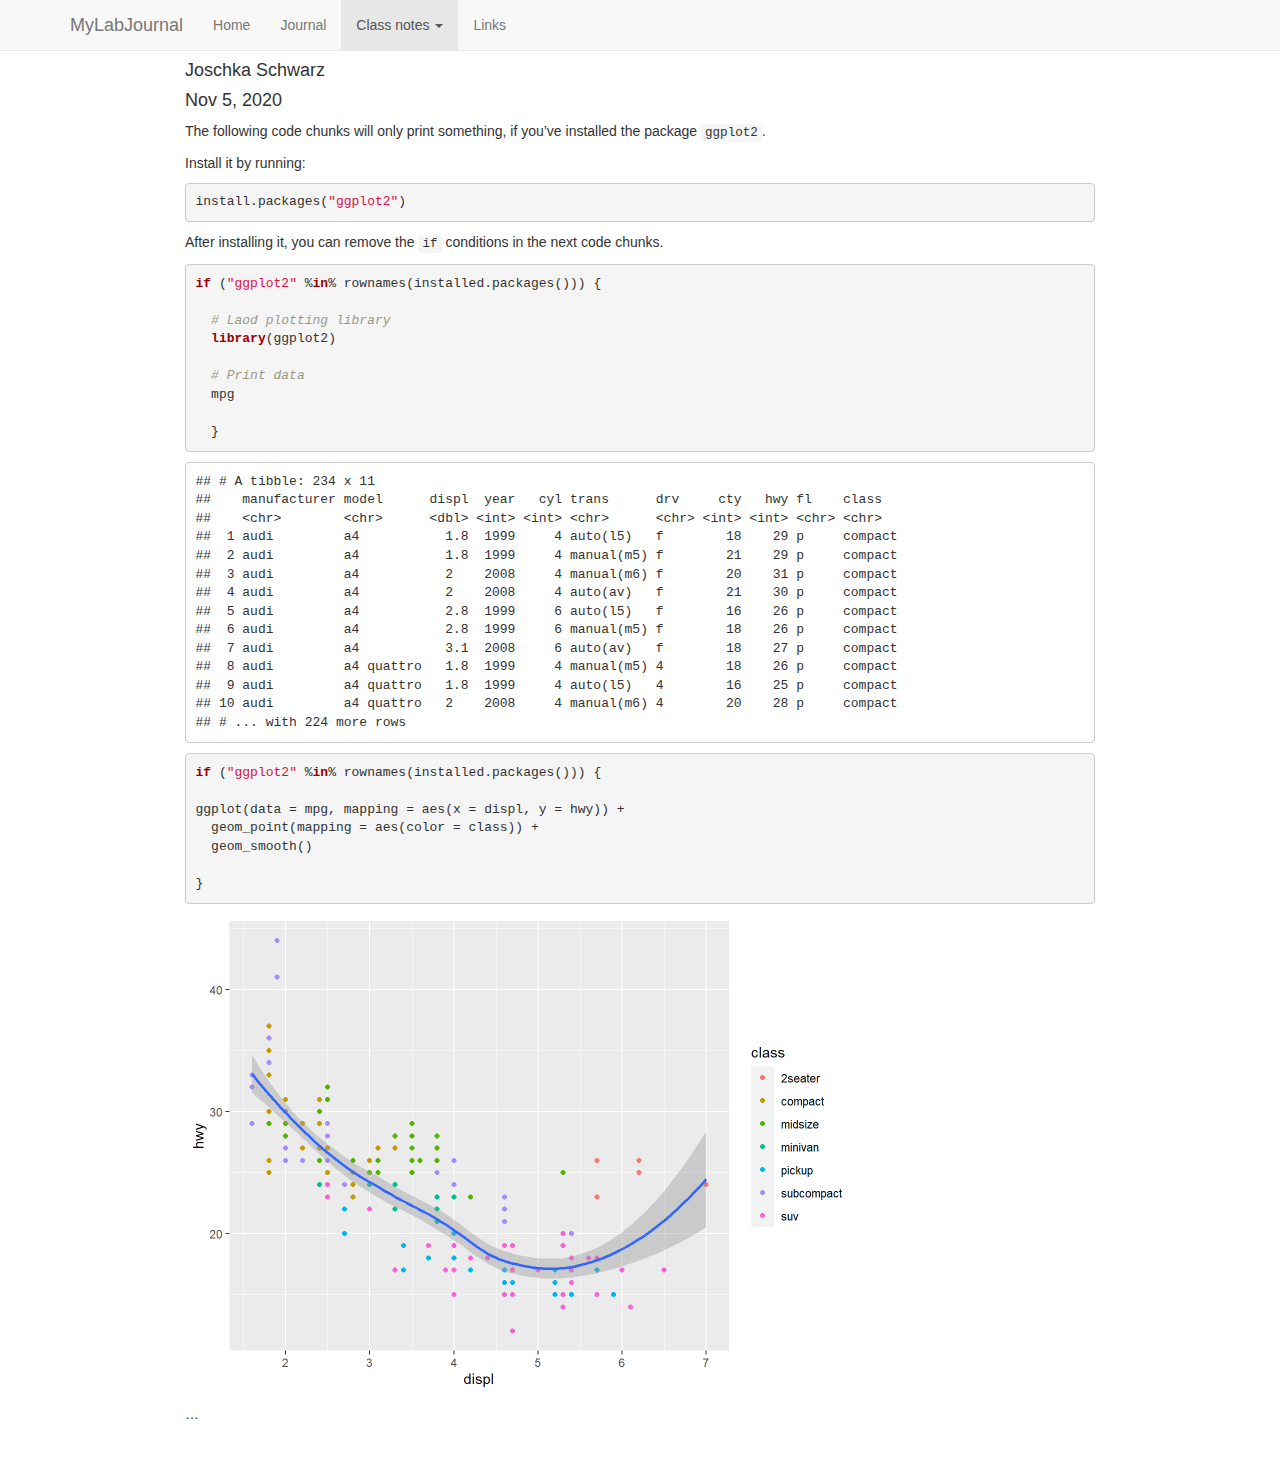
<file: docs/ggplot_graphs.html>
<!DOCTYPE html>

<html>

<head>

<meta charset="utf-8" />
<meta name="generator" content="pandoc" />
<meta http-equiv="X-UA-Compatible" content="IE=EDGE" />


<meta name="author" content="Joschka Schwarz" />


<title>ggplot Graphs</title>

<script src="site_libs/jquery-1.11.3/jquery.min.js"></script>
<meta name="viewport" content="width=device-width, initial-scale=1" />
<link href="site_libs/bootstrap-3.3.5/css/bootstrap.min.css" rel="stylesheet" />
<script src="site_libs/bootstrap-3.3.5/js/bootstrap.min.js"></script>
<script src="site_libs/bootstrap-3.3.5/shim/html5shiv.min.js"></script>
<script src="site_libs/bootstrap-3.3.5/shim/respond.min.js"></script>
<script src="site_libs/navigation-1.1/tabsets.js"></script>
<link href="site_libs/highlightjs-9.12.0/default.css" rel="stylesheet" />
<script src="site_libs/highlightjs-9.12.0/highlight.js"></script>
<link href="site_libs/anchor-sections-1.0/anchor-sections.css" rel="stylesheet" />
<script src="site_libs/anchor-sections-1.0/anchor-sections.js"></script>

<style type="text/css">
  code{white-space: pre-wrap;}
  span.smallcaps{font-variant: small-caps;}
  span.underline{text-decoration: underline;}
  div.column{display: inline-block; vertical-align: top; width: 50%;}
  div.hanging-indent{margin-left: 1.5em; text-indent: -1.5em;}
  ul.task-list{list-style: none;}
    </style>

<style type="text/css">code{white-space: pre;}</style>
<style type="text/css">
  pre:not([class]) {
    background-color: white;
  }
</style>
<script type="text/javascript">
if (window.hljs) {
  hljs.configure({languages: []});
  hljs.initHighlightingOnLoad();
  if (document.readyState && document.readyState === "complete") {
    window.setTimeout(function() { hljs.initHighlighting(); }, 0);
  }
}
</script>



<style type="text/css">
h1 {
  font-size: 34px;
}
h1.title {
  font-size: 38px;
}
h2 {
  font-size: 30px;
}
h3 {
  font-size: 24px;
}
h4 {
  font-size: 18px;
}
h5 {
  font-size: 16px;
}
h6 {
  font-size: 12px;
}
.table th:not([align]) {
  text-align: left;
}
</style>

<link rel="stylesheet" href="style.css" type="text/css" />



<style type = "text/css">
.main-container {
  max-width: 940px;
  margin-left: auto;
  margin-right: auto;
}
code {
  color: inherit;
  background-color: rgba(0, 0, 0, 0.04);
}
img {
  max-width:100%;
}
.tabbed-pane {
  padding-top: 12px;
}
.html-widget {
  margin-bottom: 20px;
}
button.code-folding-btn:focus {
  outline: none;
}
summary {
  display: list-item;
}
</style>


<style type="text/css">
/* padding for bootstrap navbar */
body {
  padding-top: 51px;
  padding-bottom: 40px;
}
/* offset scroll position for anchor links (for fixed navbar)  */
.section h1 {
  padding-top: 56px;
  margin-top: -56px;
}
.section h2 {
  padding-top: 56px;
  margin-top: -56px;
}
.section h3 {
  padding-top: 56px;
  margin-top: -56px;
}
.section h4 {
  padding-top: 56px;
  margin-top: -56px;
}
.section h5 {
  padding-top: 56px;
  margin-top: -56px;
}
.section h6 {
  padding-top: 56px;
  margin-top: -56px;
}
.dropdown-submenu {
  position: relative;
}
.dropdown-submenu>.dropdown-menu {
  top: 0;
  left: 100%;
  margin-top: -6px;
  margin-left: -1px;
  border-radius: 0 6px 6px 6px;
}
.dropdown-submenu:hover>.dropdown-menu {
  display: block;
}
.dropdown-submenu>a:after {
  display: block;
  content: " ";
  float: right;
  width: 0;
  height: 0;
  border-color: transparent;
  border-style: solid;
  border-width: 5px 0 5px 5px;
  border-left-color: #cccccc;
  margin-top: 5px;
  margin-right: -10px;
}
.dropdown-submenu:hover>a:after {
  border-left-color: #ffffff;
}
.dropdown-submenu.pull-left {
  float: none;
}
.dropdown-submenu.pull-left>.dropdown-menu {
  left: -100%;
  margin-left: 10px;
  border-radius: 6px 0 6px 6px;
}
</style>

<script>
// manage active state of menu based on current page
$(document).ready(function () {
  // active menu anchor
  href = window.location.pathname
  href = href.substr(href.lastIndexOf('/') + 1)
  if (href === "")
    href = "index.html";
  var menuAnchor = $('a[href="' + href + '"]');

  // mark it active
  menuAnchor.parent().addClass('active');

  // if it's got a parent navbar menu mark it active as well
  menuAnchor.closest('li.dropdown').addClass('active');
});
</script>

<!-- tabsets -->

<style type="text/css">
.tabset-dropdown > .nav-tabs {
  display: inline-table;
  max-height: 500px;
  min-height: 44px;
  overflow-y: auto;
  background: white;
  border: 1px solid #ddd;
  border-radius: 4px;
}

.tabset-dropdown > .nav-tabs > li.active:before {
  content: "";
  font-family: 'Glyphicons Halflings';
  display: inline-block;
  padding: 10px;
  border-right: 1px solid #ddd;
}

.tabset-dropdown > .nav-tabs.nav-tabs-open > li.active:before {
  content: "&#xe258;";
  border: none;
}

.tabset-dropdown > .nav-tabs.nav-tabs-open:before {
  content: "";
  font-family: 'Glyphicons Halflings';
  display: inline-block;
  padding: 10px;
  border-right: 1px solid #ddd;
}

.tabset-dropdown > .nav-tabs > li.active {
  display: block;
}

.tabset-dropdown > .nav-tabs > li > a,
.tabset-dropdown > .nav-tabs > li > a:focus,
.tabset-dropdown > .nav-tabs > li > a:hover {
  border: none;
  display: inline-block;
  border-radius: 4px;
  background-color: transparent;
}

.tabset-dropdown > .nav-tabs.nav-tabs-open > li {
  display: block;
  float: none;
}

.tabset-dropdown > .nav-tabs > li {
  display: none;
}
</style>

<!-- code folding -->




</head>

<body>


<div class="container-fluid main-container">




<div class="navbar navbar-default  navbar-fixed-top" role="navigation">
  <div class="container">
    <div class="navbar-header">
      <button type="button" class="navbar-toggle collapsed" data-toggle="collapse" data-target="#navbar">
        <span class="icon-bar"></span>
        <span class="icon-bar"></span>
        <span class="icon-bar"></span>
      </button>
      <a class="navbar-brand" href="index.html">MyLabJournal</a>
    </div>
    <div id="navbar" class="navbar-collapse collapse">
      <ul class="nav navbar-nav">
        <li>
  <a href="index.html">Home</a>
</li>
<li>
  <a href="journal.html">Journal</a>
</li>
<li class="dropdown">
  <a href="#" class="dropdown-toggle" data-toggle="dropdown" role="button" aria-expanded="false">
    Class notes
     
    <span class="caret"></span>
  </a>
  <ul class="dropdown-menu" role="menu">
    <li>
      <a href="dictionary.html">Dictionary</a>
    </li>
    <li>
      <a href="data_wrangling.html">Data Wrangling</a>
    </li>
    <li>
      <a href="ggplot_graphs.html">ggplot graphs</a>
    </li>
    <li>
      <a href="machine_learning.html">machine learning</a>
    </li>
  </ul>
</li>
<li>
  <a href="links.html">Links</a>
</li>
      </ul>
      <ul class="nav navbar-nav navbar-right">
        
      </ul>
    </div><!--/.nav-collapse -->
  </div><!--/.container -->
</div><!--/.navbar -->

<div class="fluid-row" id="header">



<h1 class="title toc-ignore">ggplot Graphs</h1>
<h4 class="author">Joschka Schwarz</h4>
<h4 class="date">Nov 5, 2020</h4>

</div>


<p>The following code chunks will only print something, if you’ve installed the package <code>ggplot2</code>.</p>
<p>Install it by running:</p>
<pre class="r"><code>install.packages(&quot;ggplot2&quot;)</code></pre>
<p>After installing it, you can remove the <code>if</code> conditions in the next code chunks.</p>
<pre class="r"><code>if (&quot;ggplot2&quot; %in% rownames(installed.packages())) {
  
  # Laod plotting library
  library(ggplot2)

  # Print data
  mpg
  
  }</code></pre>
<pre><code>## # A tibble: 234 x 11
##    manufacturer model      displ  year   cyl trans      drv     cty   hwy fl    class  
##    &lt;chr&gt;        &lt;chr&gt;      &lt;dbl&gt; &lt;int&gt; &lt;int&gt; &lt;chr&gt;      &lt;chr&gt; &lt;int&gt; &lt;int&gt; &lt;chr&gt; &lt;chr&gt;  
##  1 audi         a4           1.8  1999     4 auto(l5)   f        18    29 p     compact
##  2 audi         a4           1.8  1999     4 manual(m5) f        21    29 p     compact
##  3 audi         a4           2    2008     4 manual(m6) f        20    31 p     compact
##  4 audi         a4           2    2008     4 auto(av)   f        21    30 p     compact
##  5 audi         a4           2.8  1999     6 auto(l5)   f        16    26 p     compact
##  6 audi         a4           2.8  1999     6 manual(m5) f        18    26 p     compact
##  7 audi         a4           3.1  2008     6 auto(av)   f        18    27 p     compact
##  8 audi         a4 quattro   1.8  1999     4 manual(m5) 4        18    26 p     compact
##  9 audi         a4 quattro   1.8  1999     4 auto(l5)   4        16    25 p     compact
## 10 audi         a4 quattro   2    2008     4 manual(m6) 4        20    28 p     compact
## # ... with 224 more rows</code></pre>
<pre class="r"><code>if (&quot;ggplot2&quot; %in% rownames(installed.packages())) {
  
ggplot(data = mpg, mapping = aes(x = displ, y = hwy)) + 
  geom_point(mapping = aes(color = class)) + 
  geom_smooth()
  
}</code></pre>
<p><img src="ggplot_graphs_files/figure-html/unnamed-chunk-3-1.png" width="672" /></p>
<p>…</p>




</div>

<script>

// add bootstrap table styles to pandoc tables
function bootstrapStylePandocTables() {
  $('tr.odd').parent('tbody').parent('table').addClass('table table-condensed');
}
$(document).ready(function () {
  bootstrapStylePandocTables();
});


</script>

<!-- tabsets -->

<script>
$(document).ready(function () {
  window.buildTabsets("TOC");
});

$(document).ready(function () {
  $('.tabset-dropdown > .nav-tabs > li').click(function () {
    $(this).parent().toggleClass('nav-tabs-open')
  });
});
</script>

<!-- code folding -->


<!-- dynamically load mathjax for compatibility with self-contained -->
<script>
  (function () {
    var script = document.createElement("script");
    script.type = "text/javascript";
    script.src  = "https://mathjax.rstudio.com/latest/MathJax.js?config=TeX-AMS-MML_HTMLorMML";
    document.getElementsByTagName("head")[0].appendChild(script);
  })();
</script>

</body>
</html>
</file>
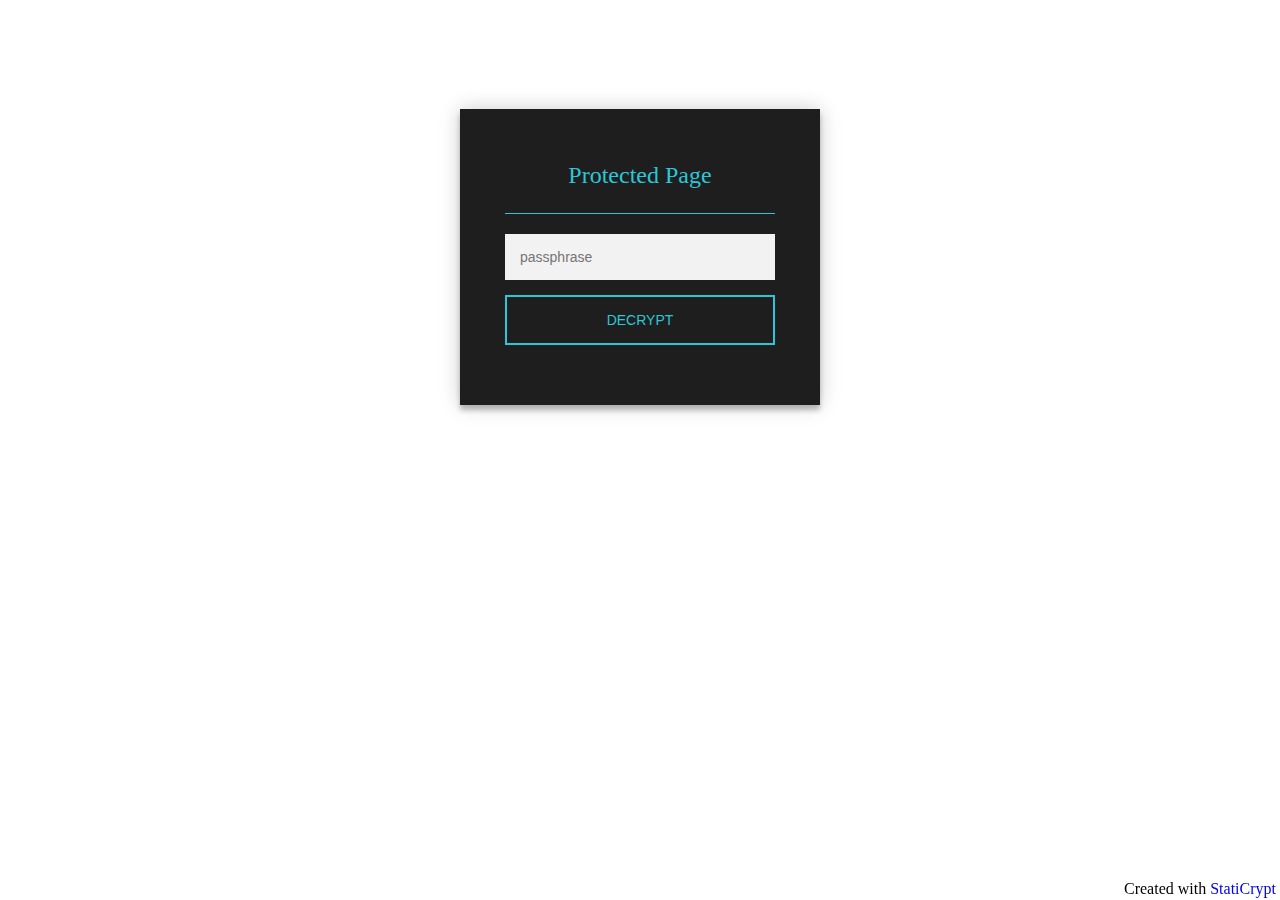
<file: docs/journal.html>
<!doctype html>
<html class="staticrypt-html">
<head>
    <meta charset="utf-8">
    <title>Protected Page</title>
    <meta name="viewport" content="width=device-width, initial-scale=1">

    <!-- do not cache this page -->
    <meta http-equiv="cache-control" content="max-age=0"/>
    <meta http-equiv="cache-control" content="no-cache"/>
    <meta http-equiv="expires" content="0"/>
    <meta http-equiv="expires" content="Tue, 01 Jan 1980 1:00:00 GMT"/>
    <meta http-equiv="pragma" content="no-cache"/>

    <style>
        .staticrypt-hr {
            margin-top: 20px;
            margin-bottom: 20px;
            border: 0;
            border-top: 1px solid #eee;
            border-color: #2dc6d6;
        }

        /* box width */
        .staticrypt-page {
            width: 360px;
            padding: 8% 0 0;
            margin: auto;
            box-sizing: border-box;
        }

        /* box color */
        .staticrypt-form {
            position: relative;
            z-index: 1;
            background: #1e1e1e;
            max-width: 360px;
            margin: 0 auto 100px;
            padding: 45px;
            text-align: center;
            box-shadow: 0 0 20px 0 rgba(0, 0, 0, 0.2), 0 5px 5px 0 rgba(0, 0, 0, 0.24);
        }

        /* input field */
        .staticrypt-form input {
            outline: 0;
            background: #f2f2f2;
            width: 100%;
            border: 0;
            margin: 0 0 15px;
            padding: 15px;
            box-sizing: border-box;
            font-size: 14px;
        }

        .staticrypt-form .staticrypt-decrypt-button {
            text-transform: uppercase;
            outline: 0;
            background: #1e1e1e;
            border: 2px solid #2dc6d6;
            width: 100%;
            padding: 15px;
            color: #2dc6d6;
            font-size: 14px;
            cursor: pointer;
        }

        .staticrypt-form .staticrypt-decrypt-button:hover, .staticrypt-form .staticrypt-decrypt-button:active, .staticrypt-form .staticrypt-decrypt-button:focus {
            background: #2dc6d6;
            color: #1e1e1e;
        }

        .staticrypt-html {
            height: 100%;
        }

        .staticrypt-body {
            /*margin-bottom: 1em;*/
            background-image: url("https://github.com/jwarz/staticrypt/raw/gh-pages/img/docks.jpg");
            background-size: cover;
            
        }

        .staticrypt-instructions {
            margin-top: -1em;
            margin-bottom: 1em;
            color: #2dc6d6;
        }

        .staticrypt-title {
            font-size: 1.5em;
            color: #2dc6d6;
        }

        .staticrypt-footer {
            position: fixed;
            height: 20px;
            font-size: 16px;
            padding: 2px;
            bottom: 0;
            left: 0;
            right: 0;
            margin-bottom: 0;
        }

        .staticrypt-footer p {
            margin: 2px;
            text-align: center;
            float: right;
        }

        .staticrypt-footer a {
            text-decoration: none;
        }
    </style>
</head>

<body class="staticrypt-body">
<div class="staticrypt-page">
    <div class="staticrypt-form">
        <div class="staticrypt-instructions">
            <p class="staticrypt-title">Protected Page</p>
            <p></p>
        </div>

        <hr class="staticrypt-hr">

        <form id="staticrypt-form" action="#" method="post">
            <input id="staticrypt-password"
                   type="password"
                   name="password"
                   placeholder="passphrase"
                   autofocus/>

            <input type="submit" class="staticrypt-decrypt-button" value="DECRYPT"/>
        </form>
    </div>

</div>
<footer class="staticrypt-footer">
    <p class="pull-right">Created with <a href="https://robinmoisson.github.io/staticrypt">StatiCrypt</a></p>
</footer>


<script>!function(t,r){"object"==typeof exports?module.exports=exports=r():"function"==typeof define&&define.amd?define([],r):t.CryptoJS=r()}(this,function(){var t=t||function(t,r){var e=Object.create||function(){function t(){}return function(r){var e;return t.prototype=r,e=new t,t.prototype=null,e}}(),i={},n=i.lib={},o=n.Base=function(){return{extend:function(t){var r=e(this);return t&&r.mixIn(t),r.hasOwnProperty("init")&&this.init!==r.init||(r.init=function(){r.$super.init.apply(this,arguments)}),r.init.prototype=r,r.$super=this,r},create:function(){var t=this.extend();return t.init.apply(t,arguments),t},init:function(){},mixIn:function(t){for(var r in t)t.hasOwnProperty(r)&&(this[r]=t[r]);t.hasOwnProperty("toString")&&(this.toString=t.toString)},clone:function(){return this.init.prototype.extend(this)}}}(),s=n.WordArray=o.extend({init:function(t,e){t=this.words=t||[],e!=r?this.sigBytes=e:this.sigBytes=4*t.length},toString:function(t){return(t||c).stringify(this)},concat:function(t){var r=this.words,e=t.words,i=this.sigBytes,n=t.sigBytes;if(this.clamp(),i%4)for(var o=0;o<n;o++){var s=e[o>>>2]>>>24-o%4*8&255;r[i+o>>>2]|=s<<24-(i+o)%4*8}else for(var o=0;o<n;o+=4)r[i+o>>>2]=e[o>>>2];return this.sigBytes+=n,this},clamp:function(){var r=this.words,e=this.sigBytes;r[e>>>2]&=4294967295<<32-e%4*8,r.length=t.ceil(e/4)},clone:function(){var t=o.clone.call(this);return t.words=this.words.slice(0),t},random:function(r){for(var e,i=[],n=function(r){var r=r,e=987654321,i=4294967295;return function(){e=36969*(65535&e)+(e>>16)&i,r=18e3*(65535&r)+(r>>16)&i;var n=(e<<16)+r&i;return n/=4294967296,n+=.5,n*(t.random()>.5?1:-1)}},o=0;o<r;o+=4){var a=n(4294967296*(e||t.random()));e=987654071*a(),i.push(4294967296*a()|0)}return new s.init(i,r)}}),a=i.enc={},c=a.Hex={stringify:function(t){for(var r=t.words,e=t.sigBytes,i=[],n=0;n<e;n++){var o=r[n>>>2]>>>24-n%4*8&255;i.push((o>>>4).toString(16)),i.push((15&o).toString(16))}return i.join("")},parse:function(t){for(var r=t.length,e=[],i=0;i<r;i+=2)e[i>>>3]|=parseInt(t.substr(i,2),16)<<24-i%8*4;return new s.init(e,r/2)}},h=a.Latin1={stringify:function(t){for(var r=t.words,e=t.sigBytes,i=[],n=0;n<e;n++){var o=r[n>>>2]>>>24-n%4*8&255;i.push(String.fromCharCode(o))}return i.join("")},parse:function(t){for(var r=t.length,e=[],i=0;i<r;i++)e[i>>>2]|=(255&t.charCodeAt(i))<<24-i%4*8;return new s.init(e,r)}},l=a.Utf8={stringify:function(t){try{return decodeURIComponent(escape(h.stringify(t)))}catch(t){throw new Error("Malformed UTF-8 data")}},parse:function(t){return h.parse(unescape(encodeURIComponent(t)))}},f=n.BufferedBlockAlgorithm=o.extend({reset:function(){this._data=new s.init,this._nDataBytes=0},_append:function(t){"string"==typeof t&&(t=l.parse(t)),this._data.concat(t),this._nDataBytes+=t.sigBytes},_process:function(r){var e=this._data,i=e.words,n=e.sigBytes,o=this.blockSize,a=4*o,c=n/a;c=r?t.ceil(c):t.max((0|c)-this._minBufferSize,0);var h=c*o,l=t.min(4*h,n);if(h){for(var f=0;f<h;f+=o)this._doProcessBlock(i,f);var u=i.splice(0,h);e.sigBytes-=l}return new s.init(u,l)},clone:function(){var t=o.clone.call(this);return t._data=this._data.clone(),t},_minBufferSize:0}),u=(n.Hasher=f.extend({cfg:o.extend(),init:function(t){this.cfg=this.cfg.extend(t),this.reset()},reset:function(){f.reset.call(this),this._doReset()},update:function(t){return this._append(t),this._process(),this},finalize:function(t){t&&this._append(t);var r=this._doFinalize();return r},blockSize:16,_createHelper:function(t){return function(r,e){return new t.init(e).finalize(r)}},_createHmacHelper:function(t){return function(r,e){return new u.HMAC.init(t,e).finalize(r)}}}),i.algo={});return i}(Math);return function(){function r(t,r,e){for(var i=[],o=0,s=0;s<r;s++)if(s%4){var a=e[t.charCodeAt(s-1)]<<s%4*2,c=e[t.charCodeAt(s)]>>>6-s%4*2;i[o>>>2]|=(a|c)<<24-o%4*8,o++}return n.create(i,o)}var e=t,i=e.lib,n=i.WordArray,o=e.enc;o.Base64={stringify:function(t){var r=t.words,e=t.sigBytes,i=this._map;t.clamp();for(var n=[],o=0;o<e;o+=3)for(var s=r[o>>>2]>>>24-o%4*8&255,a=r[o+1>>>2]>>>24-(o+1)%4*8&255,c=r[o+2>>>2]>>>24-(o+2)%4*8&255,h=s<<16|a<<8|c,l=0;l<4&&o+.75*l<e;l++)n.push(i.charAt(h>>>6*(3-l)&63));var f=i.charAt(64);if(f)for(;n.length%4;)n.push(f);return n.join("")},parse:function(t){var e=t.length,i=this._map,n=this._reverseMap;if(!n){n=this._reverseMap=[];for(var o=0;o<i.length;o++)n[i.charCodeAt(o)]=o}var s=i.charAt(64);if(s){var a=t.indexOf(s);a!==-1&&(e=a)}return r(t,e,n)},_map:"ABCDEFGHIJKLMNOPQRSTUVWXYZabcdefghijklmnopqrstuvwxyz0123456789+/="}}(),function(r){function e(t,r,e,i,n,o,s){var a=t+(r&e|~r&i)+n+s;return(a<<o|a>>>32-o)+r}function i(t,r,e,i,n,o,s){var a=t+(r&i|e&~i)+n+s;return(a<<o|a>>>32-o)+r}function n(t,r,e,i,n,o,s){var a=t+(r^e^i)+n+s;return(a<<o|a>>>32-o)+r}function o(t,r,e,i,n,o,s){var a=t+(e^(r|~i))+n+s;return(a<<o|a>>>32-o)+r}var s=t,a=s.lib,c=a.WordArray,h=a.Hasher,l=s.algo,f=[];!function(){for(var t=0;t<64;t++)f[t]=4294967296*r.abs(r.sin(t+1))|0}();var u=l.MD5=h.extend({_doReset:function(){this._hash=new c.init([1732584193,4023233417,2562383102,271733878])},_doProcessBlock:function(t,r){for(var s=0;s<16;s++){var a=r+s,c=t[a];t[a]=16711935&(c<<8|c>>>24)|4278255360&(c<<24|c>>>8)}var h=this._hash.words,l=t[r+0],u=t[r+1],d=t[r+2],v=t[r+3],p=t[r+4],_=t[r+5],y=t[r+6],g=t[r+7],B=t[r+8],w=t[r+9],k=t[r+10],S=t[r+11],m=t[r+12],x=t[r+13],b=t[r+14],H=t[r+15],z=h[0],A=h[1],C=h[2],D=h[3];z=e(z,A,C,D,l,7,f[0]),D=e(D,z,A,C,u,12,f[1]),C=e(C,D,z,A,d,17,f[2]),A=e(A,C,D,z,v,22,f[3]),z=e(z,A,C,D,p,7,f[4]),D=e(D,z,A,C,_,12,f[5]),C=e(C,D,z,A,y,17,f[6]),A=e(A,C,D,z,g,22,f[7]),z=e(z,A,C,D,B,7,f[8]),D=e(D,z,A,C,w,12,f[9]),C=e(C,D,z,A,k,17,f[10]),A=e(A,C,D,z,S,22,f[11]),z=e(z,A,C,D,m,7,f[12]),D=e(D,z,A,C,x,12,f[13]),C=e(C,D,z,A,b,17,f[14]),A=e(A,C,D,z,H,22,f[15]),z=i(z,A,C,D,u,5,f[16]),D=i(D,z,A,C,y,9,f[17]),C=i(C,D,z,A,S,14,f[18]),A=i(A,C,D,z,l,20,f[19]),z=i(z,A,C,D,_,5,f[20]),D=i(D,z,A,C,k,9,f[21]),C=i(C,D,z,A,H,14,f[22]),A=i(A,C,D,z,p,20,f[23]),z=i(z,A,C,D,w,5,f[24]),D=i(D,z,A,C,b,9,f[25]),C=i(C,D,z,A,v,14,f[26]),A=i(A,C,D,z,B,20,f[27]),z=i(z,A,C,D,x,5,f[28]),D=i(D,z,A,C,d,9,f[29]),C=i(C,D,z,A,g,14,f[30]),A=i(A,C,D,z,m,20,f[31]),z=n(z,A,C,D,_,4,f[32]),D=n(D,z,A,C,B,11,f[33]),C=n(C,D,z,A,S,16,f[34]),A=n(A,C,D,z,b,23,f[35]),z=n(z,A,C,D,u,4,f[36]),D=n(D,z,A,C,p,11,f[37]),C=n(C,D,z,A,g,16,f[38]),A=n(A,C,D,z,k,23,f[39]),z=n(z,A,C,D,x,4,f[40]),D=n(D,z,A,C,l,11,f[41]),C=n(C,D,z,A,v,16,f[42]),A=n(A,C,D,z,y,23,f[43]),z=n(z,A,C,D,w,4,f[44]),D=n(D,z,A,C,m,11,f[45]),C=n(C,D,z,A,H,16,f[46]),A=n(A,C,D,z,d,23,f[47]),z=o(z,A,C,D,l,6,f[48]),D=o(D,z,A,C,g,10,f[49]),C=o(C,D,z,A,b,15,f[50]),A=o(A,C,D,z,_,21,f[51]),z=o(z,A,C,D,m,6,f[52]),D=o(D,z,A,C,v,10,f[53]),C=o(C,D,z,A,k,15,f[54]),A=o(A,C,D,z,u,21,f[55]),z=o(z,A,C,D,B,6,f[56]),D=o(D,z,A,C,H,10,f[57]),C=o(C,D,z,A,y,15,f[58]),A=o(A,C,D,z,x,21,f[59]),z=o(z,A,C,D,p,6,f[60]),D=o(D,z,A,C,S,10,f[61]),C=o(C,D,z,A,d,15,f[62]),A=o(A,C,D,z,w,21,f[63]),h[0]=h[0]+z|0,h[1]=h[1]+A|0,h[2]=h[2]+C|0,h[3]=h[3]+D|0},_doFinalize:function(){var t=this._data,e=t.words,i=8*this._nDataBytes,n=8*t.sigBytes;e[n>>>5]|=128<<24-n%32;var o=r.floor(i/4294967296),s=i;e[(n+64>>>9<<4)+15]=16711935&(o<<8|o>>>24)|4278255360&(o<<24|o>>>8),e[(n+64>>>9<<4)+14]=16711935&(s<<8|s>>>24)|4278255360&(s<<24|s>>>8),t.sigBytes=4*(e.length+1),this._process();for(var a=this._hash,c=a.words,h=0;h<4;h++){var l=c[h];c[h]=16711935&(l<<8|l>>>24)|4278255360&(l<<24|l>>>8)}return a},clone:function(){var t=h.clone.call(this);return t._hash=this._hash.clone(),t}});s.MD5=h._createHelper(u),s.HmacMD5=h._createHmacHelper(u)}(Math),function(){var r=t,e=r.lib,i=e.WordArray,n=e.Hasher,o=r.algo,s=[],a=o.SHA1=n.extend({_doReset:function(){this._hash=new i.init([1732584193,4023233417,2562383102,271733878,3285377520])},_doProcessBlock:function(t,r){for(var e=this._hash.words,i=e[0],n=e[1],o=e[2],a=e[3],c=e[4],h=0;h<80;h++){if(h<16)s[h]=0|t[r+h];else{var l=s[h-3]^s[h-8]^s[h-14]^s[h-16];s[h]=l<<1|l>>>31}var f=(i<<5|i>>>27)+c+s[h];f+=h<20?(n&o|~n&a)+1518500249:h<40?(n^o^a)+1859775393:h<60?(n&o|n&a|o&a)-1894007588:(n^o^a)-899497514,c=a,a=o,o=n<<30|n>>>2,n=i,i=f}e[0]=e[0]+i|0,e[1]=e[1]+n|0,e[2]=e[2]+o|0,e[3]=e[3]+a|0,e[4]=e[4]+c|0},_doFinalize:function(){var t=this._data,r=t.words,e=8*this._nDataBytes,i=8*t.sigBytes;return r[i>>>5]|=128<<24-i%32,r[(i+64>>>9<<4)+14]=Math.floor(e/4294967296),r[(i+64>>>9<<4)+15]=e,t.sigBytes=4*r.length,this._process(),this._hash},clone:function(){var t=n.clone.call(this);return t._hash=this._hash.clone(),t}});r.SHA1=n._createHelper(a),r.HmacSHA1=n._createHmacHelper(a)}(),function(r){var e=t,i=e.lib,n=i.WordArray,o=i.Hasher,s=e.algo,a=[],c=[];!function(){function t(t){for(var e=r.sqrt(t),i=2;i<=e;i++)if(!(t%i))return!1;return!0}function e(t){return 4294967296*(t-(0|t))|0}for(var i=2,n=0;n<64;)t(i)&&(n<8&&(a[n]=e(r.pow(i,.5))),c[n]=e(r.pow(i,1/3)),n++),i++}();var h=[],l=s.SHA256=o.extend({_doReset:function(){this._hash=new n.init(a.slice(0))},_doProcessBlock:function(t,r){for(var e=this._hash.words,i=e[0],n=e[1],o=e[2],s=e[3],a=e[4],l=e[5],f=e[6],u=e[7],d=0;d<64;d++){if(d<16)h[d]=0|t[r+d];else{var v=h[d-15],p=(v<<25|v>>>7)^(v<<14|v>>>18)^v>>>3,_=h[d-2],y=(_<<15|_>>>17)^(_<<13|_>>>19)^_>>>10;h[d]=p+h[d-7]+y+h[d-16]}var g=a&l^~a&f,B=i&n^i&o^n&o,w=(i<<30|i>>>2)^(i<<19|i>>>13)^(i<<10|i>>>22),k=(a<<26|a>>>6)^(a<<21|a>>>11)^(a<<7|a>>>25),S=u+k+g+c[d]+h[d],m=w+B;u=f,f=l,l=a,a=s+S|0,s=o,o=n,n=i,i=S+m|0}e[0]=e[0]+i|0,e[1]=e[1]+n|0,e[2]=e[2]+o|0,e[3]=e[3]+s|0,e[4]=e[4]+a|0,e[5]=e[5]+l|0,e[6]=e[6]+f|0,e[7]=e[7]+u|0},_doFinalize:function(){var t=this._data,e=t.words,i=8*this._nDataBytes,n=8*t.sigBytes;return e[n>>>5]|=128<<24-n%32,e[(n+64>>>9<<4)+14]=r.floor(i/4294967296),e[(n+64>>>9<<4)+15]=i,t.sigBytes=4*e.length,this._process(),this._hash},clone:function(){var t=o.clone.call(this);return t._hash=this._hash.clone(),t}});e.SHA256=o._createHelper(l),e.HmacSHA256=o._createHmacHelper(l)}(Math),function(){function r(t){return t<<8&4278255360|t>>>8&16711935}var e=t,i=e.lib,n=i.WordArray,o=e.enc;o.Utf16=o.Utf16BE={stringify:function(t){for(var r=t.words,e=t.sigBytes,i=[],n=0;n<e;n+=2){var o=r[n>>>2]>>>16-n%4*8&65535;i.push(String.fromCharCode(o))}return i.join("")},parse:function(t){for(var r=t.length,e=[],i=0;i<r;i++)e[i>>>1]|=t.charCodeAt(i)<<16-i%2*16;return n.create(e,2*r)}};o.Utf16LE={stringify:function(t){for(var e=t.words,i=t.sigBytes,n=[],o=0;o<i;o+=2){var s=r(e[o>>>2]>>>16-o%4*8&65535);n.push(String.fromCharCode(s))}return n.join("")},parse:function(t){for(var e=t.length,i=[],o=0;o<e;o++)i[o>>>1]|=r(t.charCodeAt(o)<<16-o%2*16);return n.create(i,2*e)}}}(),function(){if("function"==typeof ArrayBuffer){var r=t,e=r.lib,i=e.WordArray,n=i.init,o=i.init=function(t){if(t instanceof ArrayBuffer&&(t=new Uint8Array(t)),(t instanceof Int8Array||"undefined"!=typeof Uint8ClampedArray&&t instanceof Uint8ClampedArray||t instanceof Int16Array||t instanceof Uint16Array||t instanceof Int32Array||t instanceof Uint32Array||t instanceof Float32Array||t instanceof Float64Array)&&(t=new Uint8Array(t.buffer,t.byteOffset,t.byteLength)),t instanceof Uint8Array){for(var r=t.byteLength,e=[],i=0;i<r;i++)e[i>>>2]|=t[i]<<24-i%4*8;n.call(this,e,r)}else n.apply(this,arguments)};o.prototype=i}}(),function(r){function e(t,r,e){return t^r^e}function i(t,r,e){return t&r|~t&e}function n(t,r,e){return(t|~r)^e}function o(t,r,e){return t&e|r&~e}function s(t,r,e){return t^(r|~e)}function a(t,r){return t<<r|t>>>32-r}var c=t,h=c.lib,l=h.WordArray,f=h.Hasher,u=c.algo,d=l.create([0,1,2,3,4,5,6,7,8,9,10,11,12,13,14,15,7,4,13,1,10,6,15,3,12,0,9,5,2,14,11,8,3,10,14,4,9,15,8,1,2,7,0,6,13,11,5,12,1,9,11,10,0,8,12,4,13,3,7,15,14,5,6,2,4,0,5,9,7,12,2,10,14,1,3,8,11,6,15,13]),v=l.create([5,14,7,0,9,2,11,4,13,6,15,8,1,10,3,12,6,11,3,7,0,13,5,10,14,15,8,12,4,9,1,2,15,5,1,3,7,14,6,9,11,8,12,2,10,0,4,13,8,6,4,1,3,11,15,0,5,12,2,13,9,7,10,14,12,15,10,4,1,5,8,7,6,2,13,14,0,3,9,11]),p=l.create([11,14,15,12,5,8,7,9,11,13,14,15,6,7,9,8,7,6,8,13,11,9,7,15,7,12,15,9,11,7,13,12,11,13,6,7,14,9,13,15,14,8,13,6,5,12,7,5,11,12,14,15,14,15,9,8,9,14,5,6,8,6,5,12,9,15,5,11,6,8,13,12,5,12,13,14,11,8,5,6]),_=l.create([8,9,9,11,13,15,15,5,7,7,8,11,14,14,12,6,9,13,15,7,12,8,9,11,7,7,12,7,6,15,13,11,9,7,15,11,8,6,6,14,12,13,5,14,13,13,7,5,15,5,8,11,14,14,6,14,6,9,12,9,12,5,15,8,8,5,12,9,12,5,14,6,8,13,6,5,15,13,11,11]),y=l.create([0,1518500249,1859775393,2400959708,2840853838]),g=l.create([1352829926,1548603684,1836072691,2053994217,0]),B=u.RIPEMD160=f.extend({_doReset:function(){this._hash=l.create([1732584193,4023233417,2562383102,271733878,3285377520])},_doProcessBlock:function(t,r){for(var c=0;c<16;c++){var h=r+c,l=t[h];t[h]=16711935&(l<<8|l>>>24)|4278255360&(l<<24|l>>>8)}var f,u,B,w,k,S,m,x,b,H,z=this._hash.words,A=y.words,C=g.words,D=d.words,R=v.words,E=p.words,M=_.words;S=f=z[0],m=u=z[1],x=B=z[2],b=w=z[3],H=k=z[4];for(var F,c=0;c<80;c+=1)F=f+t[r+D[c]]|0,F+=c<16?e(u,B,w)+A[0]:c<32?i(u,B,w)+A[1]:c<48?n(u,B,w)+A[2]:c<64?o(u,B,w)+A[3]:s(u,B,w)+A[4],F|=0,F=a(F,E[c]),F=F+k|0,f=k,k=w,w=a(B,10),B=u,u=F,F=S+t[r+R[c]]|0,F+=c<16?s(m,x,b)+C[0]:c<32?o(m,x,b)+C[1]:c<48?n(m,x,b)+C[2]:c<64?i(m,x,b)+C[3]:e(m,x,b)+C[4],F|=0,F=a(F,M[c]),F=F+H|0,S=H,H=b,b=a(x,10),x=m,m=F;F=z[1]+B+b|0,z[1]=z[2]+w+H|0,z[2]=z[3]+k+S|0,z[3]=z[4]+f+m|0,z[4]=z[0]+u+x|0,z[0]=F},_doFinalize:function(){var t=this._data,r=t.words,e=8*this._nDataBytes,i=8*t.sigBytes;r[i>>>5]|=128<<24-i%32,r[(i+64>>>9<<4)+14]=16711935&(e<<8|e>>>24)|4278255360&(e<<24|e>>>8),t.sigBytes=4*(r.length+1),this._process();for(var n=this._hash,o=n.words,s=0;s<5;s++){var a=o[s];o[s]=16711935&(a<<8|a>>>24)|4278255360&(a<<24|a>>>8)}return n},clone:function(){var t=f.clone.call(this);return t._hash=this._hash.clone(),t}});c.RIPEMD160=f._createHelper(B),c.HmacRIPEMD160=f._createHmacHelper(B)}(Math),function(){var r=t,e=r.lib,i=e.Base,n=r.enc,o=n.Utf8,s=r.algo;s.HMAC=i.extend({init:function(t,r){t=this._hasher=new t.init,"string"==typeof r&&(r=o.parse(r));var e=t.blockSize,i=4*e;r.sigBytes>i&&(r=t.finalize(r)),r.clamp();for(var n=this._oKey=r.clone(),s=this._iKey=r.clone(),a=n.words,c=s.words,h=0;h<e;h++)a[h]^=1549556828,c[h]^=909522486;n.sigBytes=s.sigBytes=i,this.reset()},reset:function(){var t=this._hasher;t.reset(),t.update(this._iKey)},update:function(t){return this._hasher.update(t),this},finalize:function(t){var r=this._hasher,e=r.finalize(t);r.reset();var i=r.finalize(this._oKey.clone().concat(e));return i}})}(),function(){var r=t,e=r.lib,i=e.Base,n=e.WordArray,o=r.algo,s=o.SHA1,a=o.HMAC,c=o.PBKDF2=i.extend({cfg:i.extend({keySize:4,hasher:s,iterations:1}),init:function(t){this.cfg=this.cfg.extend(t)},compute:function(t,r){for(var e=this.cfg,i=a.create(e.hasher,t),o=n.create(),s=n.create([1]),c=o.words,h=s.words,l=e.keySize,f=e.iterations;c.length<l;){var u=i.update(r).finalize(s);i.reset();for(var d=u.words,v=d.length,p=u,_=1;_<f;_++){p=i.finalize(p),i.reset();for(var y=p.words,g=0;g<v;g++)d[g]^=y[g]}o.concat(u),h[0]++}return o.sigBytes=4*l,o}});r.PBKDF2=function(t,r,e){return c.create(e).compute(t,r)}}(),function(){var r=t,e=r.lib,i=e.Base,n=e.WordArray,o=r.algo,s=o.MD5,a=o.EvpKDF=i.extend({cfg:i.extend({keySize:4,hasher:s,iterations:1}),init:function(t){this.cfg=this.cfg.extend(t)},compute:function(t,r){for(var e=this.cfg,i=e.hasher.create(),o=n.create(),s=o.words,a=e.keySize,c=e.iterations;s.length<a;){h&&i.update(h);var h=i.update(t).finalize(r);i.reset();for(var l=1;l<c;l++)h=i.finalize(h),i.reset();o.concat(h)}return o.sigBytes=4*a,o}});r.EvpKDF=function(t,r,e){return a.create(e).compute(t,r)}}(),function(){var r=t,e=r.lib,i=e.WordArray,n=r.algo,o=n.SHA256,s=n.SHA224=o.extend({_doReset:function(){this._hash=new i.init([3238371032,914150663,812702999,4144912697,4290775857,1750603025,1694076839,3204075428])},_doFinalize:function(){var t=o._doFinalize.call(this);return t.sigBytes-=4,t}});r.SHA224=o._createHelper(s),r.HmacSHA224=o._createHmacHelper(s)}(),function(r){var e=t,i=e.lib,n=i.Base,o=i.WordArray,s=e.x64={};s.Word=n.extend({init:function(t,r){this.high=t,this.low=r}}),s.WordArray=n.extend({init:function(t,e){t=this.words=t||[],e!=r?this.sigBytes=e:this.sigBytes=8*t.length},toX32:function(){for(var t=this.words,r=t.length,e=[],i=0;i<r;i++){var n=t[i];e.push(n.high),e.push(n.low)}return o.create(e,this.sigBytes)},clone:function(){for(var t=n.clone.call(this),r=t.words=this.words.slice(0),e=r.length,i=0;i<e;i++)r[i]=r[i].clone();return t}})}(),function(r){var e=t,i=e.lib,n=i.WordArray,o=i.Hasher,s=e.x64,a=s.Word,c=e.algo,h=[],l=[],f=[];!function(){for(var t=1,r=0,e=0;e<24;e++){h[t+5*r]=(e+1)*(e+2)/2%64;var i=r%5,n=(2*t+3*r)%5;t=i,r=n}for(var t=0;t<5;t++)for(var r=0;r<5;r++)l[t+5*r]=r+(2*t+3*r)%5*5;for(var o=1,s=0;s<24;s++){for(var c=0,u=0,d=0;d<7;d++){if(1&o){var v=(1<<d)-1;v<32?u^=1<<v:c^=1<<v-32}128&o?o=o<<1^113:o<<=1}f[s]=a.create(c,u)}}();var u=[];!function(){for(var t=0;t<25;t++)u[t]=a.create()}();var d=c.SHA3=o.extend({cfg:o.cfg.extend({outputLength:512}),_doReset:function(){for(var t=this._state=[],r=0;r<25;r++)t[r]=new a.init;this.blockSize=(1600-2*this.cfg.outputLength)/32},_doProcessBlock:function(t,r){for(var e=this._state,i=this.blockSize/2,n=0;n<i;n++){var o=t[r+2*n],s=t[r+2*n+1];o=16711935&(o<<8|o>>>24)|4278255360&(o<<24|o>>>8),s=16711935&(s<<8|s>>>24)|4278255360&(s<<24|s>>>8);var a=e[n];a.high^=s,a.low^=o}for(var c=0;c<24;c++){for(var d=0;d<5;d++){for(var v=0,p=0,_=0;_<5;_++){var a=e[d+5*_];v^=a.high,p^=a.low}var y=u[d];y.high=v,y.low=p}for(var d=0;d<5;d++)for(var g=u[(d+4)%5],B=u[(d+1)%5],w=B.high,k=B.low,v=g.high^(w<<1|k>>>31),p=g.low^(k<<1|w>>>31),_=0;_<5;_++){var a=e[d+5*_];a.high^=v,a.low^=p}for(var S=1;S<25;S++){var a=e[S],m=a.high,x=a.low,b=h[S];if(b<32)var v=m<<b|x>>>32-b,p=x<<b|m>>>32-b;else var v=x<<b-32|m>>>64-b,p=m<<b-32|x>>>64-b;var H=u[l[S]];H.high=v,H.low=p}var z=u[0],A=e[0];z.high=A.high,z.low=A.low;for(var d=0;d<5;d++)for(var _=0;_<5;_++){var S=d+5*_,a=e[S],C=u[S],D=u[(d+1)%5+5*_],R=u[(d+2)%5+5*_];a.high=C.high^~D.high&R.high,a.low=C.low^~D.low&R.low}var a=e[0],E=f[c];a.high^=E.high,a.low^=E.low}},_doFinalize:function(){var t=this._data,e=t.words,i=(8*this._nDataBytes,8*t.sigBytes),o=32*this.blockSize;e[i>>>5]|=1<<24-i%32,e[(r.ceil((i+1)/o)*o>>>5)-1]|=128,t.sigBytes=4*e.length,this._process();for(var s=this._state,a=this.cfg.outputLength/8,c=a/8,h=[],l=0;l<c;l++){var f=s[l],u=f.high,d=f.low;u=16711935&(u<<8|u>>>24)|4278255360&(u<<24|u>>>8),d=16711935&(d<<8|d>>>24)|4278255360&(d<<24|d>>>8),h.push(d),h.push(u)}return new n.init(h,a)},clone:function(){for(var t=o.clone.call(this),r=t._state=this._state.slice(0),e=0;e<25;e++)r[e]=r[e].clone();return t}});e.SHA3=o._createHelper(d),e.HmacSHA3=o._createHmacHelper(d)}(Math),function(){function r(){return s.create.apply(s,arguments)}var e=t,i=e.lib,n=i.Hasher,o=e.x64,s=o.Word,a=o.WordArray,c=e.algo,h=[r(1116352408,3609767458),r(1899447441,602891725),r(3049323471,3964484399),r(3921009573,2173295548),r(961987163,4081628472),r(1508970993,3053834265),r(2453635748,2937671579),r(2870763221,3664609560),r(3624381080,2734883394),r(310598401,1164996542),r(607225278,1323610764),r(1426881987,3590304994),r(1925078388,4068182383),r(2162078206,991336113),r(2614888103,633803317),r(3248222580,3479774868),r(3835390401,2666613458),r(4022224774,944711139),r(264347078,2341262773),r(604807628,2007800933),r(770255983,1495990901),r(1249150122,1856431235),r(1555081692,3175218132),r(1996064986,2198950837),r(2554220882,3999719339),r(2821834349,766784016),r(2952996808,2566594879),r(3210313671,3203337956),r(3336571891,1034457026),r(3584528711,2466948901),r(113926993,3758326383),r(338241895,168717936),r(666307205,1188179964),r(773529912,1546045734),r(1294757372,1522805485),r(1396182291,2643833823),r(1695183700,2343527390),r(1986661051,1014477480),r(2177026350,1206759142),r(2456956037,344077627),r(2730485921,1290863460),r(2820302411,3158454273),r(3259730800,3505952657),r(3345764771,106217008),r(3516065817,3606008344),r(3600352804,1432725776),r(4094571909,1467031594),r(275423344,851169720),r(430227734,3100823752),r(506948616,1363258195),r(659060556,3750685593),r(883997877,3785050280),r(958139571,3318307427),r(1322822218,3812723403),r(1537002063,2003034995),r(1747873779,3602036899),r(1955562222,1575990012),r(2024104815,1125592928),r(2227730452,2716904306),r(2361852424,442776044),r(2428436474,593698344),r(2756734187,3733110249),r(3204031479,2999351573),r(3329325298,3815920427),r(3391569614,3928383900),r(3515267271,566280711),r(3940187606,3454069534),r(4118630271,4000239992),r(116418474,1914138554),r(174292421,2731055270),r(289380356,3203993006),r(460393269,320620315),r(685471733,587496836),r(852142971,1086792851),r(1017036298,365543100),r(1126000580,2618297676),r(1288033470,3409855158),r(1501505948,4234509866),r(1607167915,987167468),r(1816402316,1246189591)],l=[];!function(){for(var t=0;t<80;t++)l[t]=r()}();var f=c.SHA512=n.extend({_doReset:function(){this._hash=new a.init([new s.init(1779033703,4089235720),new s.init(3144134277,2227873595),new s.init(1013904242,4271175723),new s.init(2773480762,1595750129),new s.init(1359893119,2917565137),new s.init(2600822924,725511199),new s.init(528734635,4215389547),new s.init(1541459225,327033209)])},_doProcessBlock:function(t,r){for(var e=this._hash.words,i=e[0],n=e[1],o=e[2],s=e[3],a=e[4],c=e[5],f=e[6],u=e[7],d=i.high,v=i.low,p=n.high,_=n.low,y=o.high,g=o.low,B=s.high,w=s.low,k=a.high,S=a.low,m=c.high,x=c.low,b=f.high,H=f.low,z=u.high,A=u.low,C=d,D=v,R=p,E=_,M=y,F=g,P=B,W=w,O=k,U=S,I=m,K=x,X=b,L=H,j=z,N=A,T=0;T<80;T++){var Z=l[T];if(T<16)var q=Z.high=0|t[r+2*T],G=Z.low=0|t[r+2*T+1];else{var J=l[T-15],$=J.high,Q=J.low,V=($>>>1|Q<<31)^($>>>8|Q<<24)^$>>>7,Y=(Q>>>1|$<<31)^(Q>>>8|$<<24)^(Q>>>7|$<<25),tt=l[T-2],rt=tt.high,et=tt.low,it=(rt>>>19|et<<13)^(rt<<3|et>>>29)^rt>>>6,nt=(et>>>19|rt<<13)^(et<<3|rt>>>29)^(et>>>6|rt<<26),ot=l[T-7],st=ot.high,at=ot.low,ct=l[T-16],ht=ct.high,lt=ct.low,G=Y+at,q=V+st+(G>>>0<Y>>>0?1:0),G=G+nt,q=q+it+(G>>>0<nt>>>0?1:0),G=G+lt,q=q+ht+(G>>>0<lt>>>0?1:0);Z.high=q,Z.low=G}var ft=O&I^~O&X,ut=U&K^~U&L,dt=C&R^C&M^R&M,vt=D&E^D&F^E&F,pt=(C>>>28|D<<4)^(C<<30|D>>>2)^(C<<25|D>>>7),_t=(D>>>28|C<<4)^(D<<30|C>>>2)^(D<<25|C>>>7),yt=(O>>>14|U<<18)^(O>>>18|U<<14)^(O<<23|U>>>9),gt=(U>>>14|O<<18)^(U>>>18|O<<14)^(U<<23|O>>>9),Bt=h[T],wt=Bt.high,kt=Bt.low,St=N+gt,mt=j+yt+(St>>>0<N>>>0?1:0),St=St+ut,mt=mt+ft+(St>>>0<ut>>>0?1:0),St=St+kt,mt=mt+wt+(St>>>0<kt>>>0?1:0),St=St+G,mt=mt+q+(St>>>0<G>>>0?1:0),xt=_t+vt,bt=pt+dt+(xt>>>0<_t>>>0?1:0);j=X,N=L,X=I,L=K,I=O,K=U,U=W+St|0,O=P+mt+(U>>>0<W>>>0?1:0)|0,P=M,W=F,M=R,F=E,R=C,E=D,D=St+xt|0,C=mt+bt+(D>>>0<St>>>0?1:0)|0}v=i.low=v+D,i.high=d+C+(v>>>0<D>>>0?1:0),_=n.low=_+E,n.high=p+R+(_>>>0<E>>>0?1:0),g=o.low=g+F,o.high=y+M+(g>>>0<F>>>0?1:0),w=s.low=w+W,s.high=B+P+(w>>>0<W>>>0?1:0),S=a.low=S+U,a.high=k+O+(S>>>0<U>>>0?1:0),x=c.low=x+K,c.high=m+I+(x>>>0<K>>>0?1:0),H=f.low=H+L,f.high=b+X+(H>>>0<L>>>0?1:0),A=u.low=A+N,u.high=z+j+(A>>>0<N>>>0?1:0)},_doFinalize:function(){var t=this._data,r=t.words,e=8*this._nDataBytes,i=8*t.sigBytes;r[i>>>5]|=128<<24-i%32,r[(i+128>>>10<<5)+30]=Math.floor(e/4294967296),r[(i+128>>>10<<5)+31]=e,t.sigBytes=4*r.length,this._process();var n=this._hash.toX32();return n},clone:function(){var t=n.clone.call(this);return t._hash=this._hash.clone(),t},blockSize:32});e.SHA512=n._createHelper(f),e.HmacSHA512=n._createHmacHelper(f)}(),function(){var r=t,e=r.x64,i=e.Word,n=e.WordArray,o=r.algo,s=o.SHA512,a=o.SHA384=s.extend({_doReset:function(){this._hash=new n.init([new i.init(3418070365,3238371032),new i.init(1654270250,914150663),new i.init(2438529370,812702999),new i.init(355462360,4144912697),new i.init(1731405415,4290775857),new i.init(2394180231,1750603025),new i.init(3675008525,1694076839),new i.init(1203062813,3204075428)])},_doFinalize:function(){var t=s._doFinalize.call(this);return t.sigBytes-=16,t}});r.SHA384=s._createHelper(a),r.HmacSHA384=s._createHmacHelper(a)}(),t.lib.Cipher||function(r){var e=t,i=e.lib,n=i.Base,o=i.WordArray,s=i.BufferedBlockAlgorithm,a=e.enc,c=(a.Utf8,a.Base64),h=e.algo,l=h.EvpKDF,f=i.Cipher=s.extend({cfg:n.extend(),createEncryptor:function(t,r){return this.create(this._ENC_XFORM_MODE,t,r)},createDecryptor:function(t,r){return this.create(this._DEC_XFORM_MODE,t,r)},init:function(t,r,e){this.cfg=this.cfg.extend(e),this._xformMode=t,this._key=r,this.reset()},reset:function(){s.reset.call(this),this._doReset()},process:function(t){return this._append(t),this._process()},finalize:function(t){t&&this._append(t);var r=this._doFinalize();return r},keySize:4,ivSize:4,_ENC_XFORM_MODE:1,_DEC_XFORM_MODE:2,_createHelper:function(){function t(t){return"string"==typeof t?m:w}return function(r){return{encrypt:function(e,i,n){return t(i).encrypt(r,e,i,n)},decrypt:function(e,i,n){return t(i).decrypt(r,e,i,n)}}}}()}),u=(i.StreamCipher=f.extend({_doFinalize:function(){var t=this._process(!0);return t},blockSize:1}),e.mode={}),d=i.BlockCipherMode=n.extend({createEncryptor:function(t,r){return this.Encryptor.create(t,r)},createDecryptor:function(t,r){return this.Decryptor.create(t,r)},init:function(t,r){this._cipher=t,this._iv=r}}),v=u.CBC=function(){function t(t,e,i){var n=this._iv;if(n){var o=n;this._iv=r}else var o=this._prevBlock;for(var s=0;s<i;s++)t[e+s]^=o[s]}var e=d.extend();return e.Encryptor=e.extend({processBlock:function(r,e){var i=this._cipher,n=i.blockSize;t.call(this,r,e,n),i.encryptBlock(r,e),this._prevBlock=r.slice(e,e+n)}}),e.Decryptor=e.extend({processBlock:function(r,e){var i=this._cipher,n=i.blockSize,o=r.slice(e,e+n);i.decryptBlock(r,e),t.call(this,r,e,n),this._prevBlock=o}}),e}(),p=e.pad={},_=p.Pkcs7={pad:function(t,r){for(var e=4*r,i=e-t.sigBytes%e,n=i<<24|i<<16|i<<8|i,s=[],a=0;a<i;a+=4)s.push(n);var c=o.create(s,i);t.concat(c)},unpad:function(t){var r=255&t.words[t.sigBytes-1>>>2];t.sigBytes-=r}},y=(i.BlockCipher=f.extend({cfg:f.cfg.extend({mode:v,padding:_}),reset:function(){f.reset.call(this);var t=this.cfg,r=t.iv,e=t.mode;if(this._xformMode==this._ENC_XFORM_MODE)var i=e.createEncryptor;else{var i=e.createDecryptor;this._minBufferSize=1}this._mode&&this._mode.__creator==i?this._mode.init(this,r&&r.words):(this._mode=i.call(e,this,r&&r.words),this._mode.__creator=i)},_doProcessBlock:function(t,r){this._mode.processBlock(t,r)},_doFinalize:function(){var t=this.cfg.padding;if(this._xformMode==this._ENC_XFORM_MODE){t.pad(this._data,this.blockSize);var r=this._process(!0)}else{var r=this._process(!0);t.unpad(r)}return r},blockSize:4}),i.CipherParams=n.extend({init:function(t){this.mixIn(t)},toString:function(t){return(t||this.formatter).stringify(this)}})),g=e.format={},B=g.OpenSSL={stringify:function(t){var r=t.ciphertext,e=t.salt;if(e)var i=o.create([1398893684,1701076831]).concat(e).concat(r);else var i=r;return i.toString(c)},parse:function(t){var r=c.parse(t),e=r.words;if(1398893684==e[0]&&1701076831==e[1]){var i=o.create(e.slice(2,4));e.splice(0,4),r.sigBytes-=16}return y.create({ciphertext:r,salt:i})}},w=i.SerializableCipher=n.extend({cfg:n.extend({format:B}),encrypt:function(t,r,e,i){i=this.cfg.extend(i);var n=t.createEncryptor(e,i),o=n.finalize(r),s=n.cfg;return y.create({ciphertext:o,key:e,iv:s.iv,algorithm:t,mode:s.mode,padding:s.padding,blockSize:t.blockSize,formatter:i.format})},decrypt:function(t,r,e,i){i=this.cfg.extend(i),r=this._parse(r,i.format);var n=t.createDecryptor(e,i).finalize(r.ciphertext);return n},_parse:function(t,r){return"string"==typeof t?r.parse(t,this):t}}),k=e.kdf={},S=k.OpenSSL={execute:function(t,r,e,i){i||(i=o.random(8));var n=l.create({keySize:r+e}).compute(t,i),s=o.create(n.words.slice(r),4*e);return n.sigBytes=4*r,y.create({key:n,iv:s,salt:i})}},m=i.PasswordBasedCipher=w.extend({cfg:w.cfg.extend({kdf:S}),encrypt:function(t,r,e,i){i=this.cfg.extend(i);var n=i.kdf.execute(e,t.keySize,t.ivSize);i.iv=n.iv;var o=w.encrypt.call(this,t,r,n.key,i);return o.mixIn(n),o},decrypt:function(t,r,e,i){i=this.cfg.extend(i),r=this._parse(r,i.format);var n=i.kdf.execute(e,t.keySize,t.ivSize,r.salt);i.iv=n.iv;var o=w.decrypt.call(this,t,r,n.key,i);return o}})}(),t.mode.CFB=function(){function r(t,r,e,i){var n=this._iv;if(n){var o=n.slice(0);this._iv=void 0}else var o=this._prevBlock;i.encryptBlock(o,0);for(var s=0;s<e;s++)t[r+s]^=o[s]}var e=t.lib.BlockCipherMode.extend();return e.Encryptor=e.extend({processBlock:function(t,e){var i=this._cipher,n=i.blockSize;r.call(this,t,e,n,i),this._prevBlock=t.slice(e,e+n)}}),e.Decryptor=e.extend({processBlock:function(t,e){var i=this._cipher,n=i.blockSize,o=t.slice(e,e+n);r.call(this,t,e,n,i),this._prevBlock=o}}),e}(),t.mode.ECB=function(){var r=t.lib.BlockCipherMode.extend();return r.Encryptor=r.extend({processBlock:function(t,r){this._cipher.encryptBlock(t,r)}}),r.Decryptor=r.extend({processBlock:function(t,r){this._cipher.decryptBlock(t,r)}}),r}(),t.pad.AnsiX923={pad:function(t,r){var e=t.sigBytes,i=4*r,n=i-e%i,o=e+n-1;t.clamp(),t.words[o>>>2]|=n<<24-o%4*8,t.sigBytes+=n},unpad:function(t){var r=255&t.words[t.sigBytes-1>>>2];t.sigBytes-=r}},t.pad.Iso10126={pad:function(r,e){var i=4*e,n=i-r.sigBytes%i;r.concat(t.lib.WordArray.random(n-1)).concat(t.lib.WordArray.create([n<<24],1))},unpad:function(t){var r=255&t.words[t.sigBytes-1>>>2];t.sigBytes-=r}},t.pad.Iso97971={pad:function(r,e){r.concat(t.lib.WordArray.create([2147483648],1)),t.pad.ZeroPadding.pad(r,e)},unpad:function(r){t.pad.ZeroPadding.unpad(r),r.sigBytes--}},t.mode.OFB=function(){var r=t.lib.BlockCipherMode.extend(),e=r.Encryptor=r.extend({processBlock:function(t,r){var e=this._cipher,i=e.blockSize,n=this._iv,o=this._keystream;n&&(o=this._keystream=n.slice(0),this._iv=void 0),e.encryptBlock(o,0);for(var s=0;s<i;s++)t[r+s]^=o[s]}});return r.Decryptor=e,r}(),t.pad.NoPadding={pad:function(){},unpad:function(){}},function(r){var e=t,i=e.lib,n=i.CipherParams,o=e.enc,s=o.Hex,a=e.format;a.Hex={stringify:function(t){return t.ciphertext.toString(s)},parse:function(t){var r=s.parse(t);return n.create({ciphertext:r})}}}(),function(){var r=t,e=r.lib,i=e.BlockCipher,n=r.algo,o=[],s=[],a=[],c=[],h=[],l=[],f=[],u=[],d=[],v=[];!function(){for(var t=[],r=0;r<256;r++)r<128?t[r]=r<<1:t[r]=r<<1^283;for(var e=0,i=0,r=0;r<256;r++){var n=i^i<<1^i<<2^i<<3^i<<4;n=n>>>8^255&n^99,o[e]=n,s[n]=e;var p=t[e],_=t[p],y=t[_],g=257*t[n]^16843008*n;a[e]=g<<24|g>>>8,c[e]=g<<16|g>>>16,h[e]=g<<8|g>>>24,l[e]=g;var g=16843009*y^65537*_^257*p^16843008*e;f[n]=g<<24|g>>>8,u[n]=g<<16|g>>>16,d[n]=g<<8|g>>>24,v[n]=g,e?(e=p^t[t[t[y^p]]],i^=t[t[i]]):e=i=1}}();var p=[0,1,2,4,8,16,32,64,128,27,54],_=n.AES=i.extend({_doReset:function(){if(!this._nRounds||this._keyPriorReset!==this._key){for(var t=this._keyPriorReset=this._key,r=t.words,e=t.sigBytes/4,i=this._nRounds=e+6,n=4*(i+1),s=this._keySchedule=[],a=0;a<n;a++)if(a<e)s[a]=r[a];else{var c=s[a-1];a%e?e>6&&a%e==4&&(c=o[c>>>24]<<24|o[c>>>16&255]<<16|o[c>>>8&255]<<8|o[255&c]):(c=c<<8|c>>>24,c=o[c>>>24]<<24|o[c>>>16&255]<<16|o[c>>>8&255]<<8|o[255&c],c^=p[a/e|0]<<24),s[a]=s[a-e]^c}for(var h=this._invKeySchedule=[],l=0;l<n;l++){var a=n-l;if(l%4)var c=s[a];else var c=s[a-4];l<4||a<=4?h[l]=c:h[l]=f[o[c>>>24]]^u[o[c>>>16&255]]^d[o[c>>>8&255]]^v[o[255&c]]}}},encryptBlock:function(t,r){this._doCryptBlock(t,r,this._keySchedule,a,c,h,l,o)},decryptBlock:function(t,r){var e=t[r+1];t[r+1]=t[r+3],t[r+3]=e,this._doCryptBlock(t,r,this._invKeySchedule,f,u,d,v,s);var e=t[r+1];t[r+1]=t[r+3],t[r+3]=e},_doCryptBlock:function(t,r,e,i,n,o,s,a){for(var c=this._nRounds,h=t[r]^e[0],l=t[r+1]^e[1],f=t[r+2]^e[2],u=t[r+3]^e[3],d=4,v=1;v<c;v++){var p=i[h>>>24]^n[l>>>16&255]^o[f>>>8&255]^s[255&u]^e[d++],_=i[l>>>24]^n[f>>>16&255]^o[u>>>8&255]^s[255&h]^e[d++],y=i[f>>>24]^n[u>>>16&255]^o[h>>>8&255]^s[255&l]^e[d++],g=i[u>>>24]^n[h>>>16&255]^o[l>>>8&255]^s[255&f]^e[d++];h=p,l=_,f=y,u=g}var p=(a[h>>>24]<<24|a[l>>>16&255]<<16|a[f>>>8&255]<<8|a[255&u])^e[d++],_=(a[l>>>24]<<24|a[f>>>16&255]<<16|a[u>>>8&255]<<8|a[255&h])^e[d++],y=(a[f>>>24]<<24|a[u>>>16&255]<<16|a[h>>>8&255]<<8|a[255&l])^e[d++],g=(a[u>>>24]<<24|a[h>>>16&255]<<16|a[l>>>8&255]<<8|a[255&f])^e[d++];t[r]=p,t[r+1]=_,t[r+2]=y,t[r+3]=g},keySize:8});r.AES=i._createHelper(_)}(),function(){function r(t,r){var e=(this._lBlock>>>t^this._rBlock)&r;this._rBlock^=e,this._lBlock^=e<<t}function e(t,r){var e=(this._rBlock>>>t^this._lBlock)&r;this._lBlock^=e,this._rBlock^=e<<t;
}var i=t,n=i.lib,o=n.WordArray,s=n.BlockCipher,a=i.algo,c=[57,49,41,33,25,17,9,1,58,50,42,34,26,18,10,2,59,51,43,35,27,19,11,3,60,52,44,36,63,55,47,39,31,23,15,7,62,54,46,38,30,22,14,6,61,53,45,37,29,21,13,5,28,20,12,4],h=[14,17,11,24,1,5,3,28,15,6,21,10,23,19,12,4,26,8,16,7,27,20,13,2,41,52,31,37,47,55,30,40,51,45,33,48,44,49,39,56,34,53,46,42,50,36,29,32],l=[1,2,4,6,8,10,12,14,15,17,19,21,23,25,27,28],f=[{0:8421888,268435456:32768,536870912:8421378,805306368:2,1073741824:512,1342177280:8421890,1610612736:8389122,1879048192:8388608,2147483648:514,2415919104:8389120,2684354560:33280,2952790016:8421376,3221225472:32770,3489660928:8388610,3758096384:0,4026531840:33282,134217728:0,402653184:8421890,671088640:33282,939524096:32768,1207959552:8421888,1476395008:512,1744830464:8421378,2013265920:2,2281701376:8389120,2550136832:33280,2818572288:8421376,3087007744:8389122,3355443200:8388610,3623878656:32770,3892314112:514,4160749568:8388608,1:32768,268435457:2,536870913:8421888,805306369:8388608,1073741825:8421378,1342177281:33280,1610612737:512,1879048193:8389122,2147483649:8421890,2415919105:8421376,2684354561:8388610,2952790017:33282,3221225473:514,3489660929:8389120,3758096385:32770,4026531841:0,134217729:8421890,402653185:8421376,671088641:8388608,939524097:512,1207959553:32768,1476395009:8388610,1744830465:2,2013265921:33282,2281701377:32770,2550136833:8389122,2818572289:514,3087007745:8421888,3355443201:8389120,3623878657:0,3892314113:33280,4160749569:8421378},{0:1074282512,16777216:16384,33554432:524288,50331648:1074266128,67108864:1073741840,83886080:1074282496,100663296:1073758208,117440512:16,134217728:540672,150994944:1073758224,167772160:1073741824,184549376:540688,201326592:524304,218103808:0,234881024:16400,251658240:1074266112,8388608:1073758208,25165824:540688,41943040:16,58720256:1073758224,75497472:1074282512,92274688:1073741824,109051904:524288,125829120:1074266128,142606336:524304,159383552:0,176160768:16384,192937984:1074266112,209715200:1073741840,226492416:540672,243269632:1074282496,260046848:16400,268435456:0,285212672:1074266128,301989888:1073758224,318767104:1074282496,335544320:1074266112,352321536:16,369098752:540688,385875968:16384,402653184:16400,419430400:524288,436207616:524304,452984832:1073741840,469762048:540672,486539264:1073758208,503316480:1073741824,520093696:1074282512,276824064:540688,293601280:524288,310378496:1074266112,327155712:16384,343932928:1073758208,360710144:1074282512,377487360:16,394264576:1073741824,411041792:1074282496,427819008:1073741840,444596224:1073758224,461373440:524304,478150656:0,494927872:16400,511705088:1074266128,528482304:540672},{0:260,1048576:0,2097152:67109120,3145728:65796,4194304:65540,5242880:67108868,6291456:67174660,7340032:67174400,8388608:67108864,9437184:67174656,10485760:65792,11534336:67174404,12582912:67109124,13631488:65536,14680064:4,15728640:256,524288:67174656,1572864:67174404,2621440:0,3670016:67109120,4718592:67108868,5767168:65536,6815744:65540,7864320:260,8912896:4,9961472:256,11010048:67174400,12058624:65796,13107200:65792,14155776:67109124,15204352:67174660,16252928:67108864,16777216:67174656,17825792:65540,18874368:65536,19922944:67109120,20971520:256,22020096:67174660,23068672:67108868,24117248:0,25165824:67109124,26214400:67108864,27262976:4,28311552:65792,29360128:67174400,30408704:260,31457280:65796,32505856:67174404,17301504:67108864,18350080:260,19398656:67174656,20447232:0,21495808:65540,22544384:67109120,23592960:256,24641536:67174404,25690112:65536,26738688:67174660,27787264:65796,28835840:67108868,29884416:67109124,30932992:67174400,31981568:4,33030144:65792},{0:2151682048,65536:2147487808,131072:4198464,196608:2151677952,262144:0,327680:4198400,393216:2147483712,458752:4194368,524288:2147483648,589824:4194304,655360:64,720896:2147487744,786432:2151678016,851968:4160,917504:4096,983040:2151682112,32768:2147487808,98304:64,163840:2151678016,229376:2147487744,294912:4198400,360448:2151682112,425984:0,491520:2151677952,557056:4096,622592:2151682048,688128:4194304,753664:4160,819200:2147483648,884736:4194368,950272:4198464,1015808:2147483712,1048576:4194368,1114112:4198400,1179648:2147483712,1245184:0,1310720:4160,1376256:2151678016,1441792:2151682048,1507328:2147487808,1572864:2151682112,1638400:2147483648,1703936:2151677952,1769472:4198464,1835008:2147487744,1900544:4194304,1966080:64,2031616:4096,1081344:2151677952,1146880:2151682112,1212416:0,1277952:4198400,1343488:4194368,1409024:2147483648,1474560:2147487808,1540096:64,1605632:2147483712,1671168:4096,1736704:2147487744,1802240:2151678016,1867776:4160,1933312:2151682048,1998848:4194304,2064384:4198464},{0:128,4096:17039360,8192:262144,12288:536870912,16384:537133184,20480:16777344,24576:553648256,28672:262272,32768:16777216,36864:537133056,40960:536871040,45056:553910400,49152:553910272,53248:0,57344:17039488,61440:553648128,2048:17039488,6144:553648256,10240:128,14336:17039360,18432:262144,22528:537133184,26624:553910272,30720:536870912,34816:537133056,38912:0,43008:553910400,47104:16777344,51200:536871040,55296:553648128,59392:16777216,63488:262272,65536:262144,69632:128,73728:536870912,77824:553648256,81920:16777344,86016:553910272,90112:537133184,94208:16777216,98304:553910400,102400:553648128,106496:17039360,110592:537133056,114688:262272,118784:536871040,122880:0,126976:17039488,67584:553648256,71680:16777216,75776:17039360,79872:537133184,83968:536870912,88064:17039488,92160:128,96256:553910272,100352:262272,104448:553910400,108544:0,112640:553648128,116736:16777344,120832:262144,124928:537133056,129024:536871040},{0:268435464,256:8192,512:270532608,768:270540808,1024:268443648,1280:2097152,1536:2097160,1792:268435456,2048:0,2304:268443656,2560:2105344,2816:8,3072:270532616,3328:2105352,3584:8200,3840:270540800,128:270532608,384:270540808,640:8,896:2097152,1152:2105352,1408:268435464,1664:268443648,1920:8200,2176:2097160,2432:8192,2688:268443656,2944:270532616,3200:0,3456:270540800,3712:2105344,3968:268435456,4096:268443648,4352:270532616,4608:270540808,4864:8200,5120:2097152,5376:268435456,5632:268435464,5888:2105344,6144:2105352,6400:0,6656:8,6912:270532608,7168:8192,7424:268443656,7680:270540800,7936:2097160,4224:8,4480:2105344,4736:2097152,4992:268435464,5248:268443648,5504:8200,5760:270540808,6016:270532608,6272:270540800,6528:270532616,6784:8192,7040:2105352,7296:2097160,7552:0,7808:268435456,8064:268443656},{0:1048576,16:33555457,32:1024,48:1049601,64:34604033,80:0,96:1,112:34603009,128:33555456,144:1048577,160:33554433,176:34604032,192:34603008,208:1025,224:1049600,240:33554432,8:34603009,24:0,40:33555457,56:34604032,72:1048576,88:33554433,104:33554432,120:1025,136:1049601,152:33555456,168:34603008,184:1048577,200:1024,216:34604033,232:1,248:1049600,256:33554432,272:1048576,288:33555457,304:34603009,320:1048577,336:33555456,352:34604032,368:1049601,384:1025,400:34604033,416:1049600,432:1,448:0,464:34603008,480:33554433,496:1024,264:1049600,280:33555457,296:34603009,312:1,328:33554432,344:1048576,360:1025,376:34604032,392:33554433,408:34603008,424:0,440:34604033,456:1049601,472:1024,488:33555456,504:1048577},{0:134219808,1:131072,2:134217728,3:32,4:131104,5:134350880,6:134350848,7:2048,8:134348800,9:134219776,10:133120,11:134348832,12:2080,13:0,14:134217760,15:133152,2147483648:2048,2147483649:134350880,2147483650:134219808,2147483651:134217728,2147483652:134348800,2147483653:133120,2147483654:133152,2147483655:32,2147483656:134217760,2147483657:2080,2147483658:131104,2147483659:134350848,2147483660:0,2147483661:134348832,2147483662:134219776,2147483663:131072,16:133152,17:134350848,18:32,19:2048,20:134219776,21:134217760,22:134348832,23:131072,24:0,25:131104,26:134348800,27:134219808,28:134350880,29:133120,30:2080,31:134217728,2147483664:131072,2147483665:2048,2147483666:134348832,2147483667:133152,2147483668:32,2147483669:134348800,2147483670:134217728,2147483671:134219808,2147483672:134350880,2147483673:134217760,2147483674:134219776,2147483675:0,2147483676:133120,2147483677:2080,2147483678:131104,2147483679:134350848}],u=[4160749569,528482304,33030144,2064384,129024,8064,504,2147483679],d=a.DES=s.extend({_doReset:function(){for(var t=this._key,r=t.words,e=[],i=0;i<56;i++){var n=c[i]-1;e[i]=r[n>>>5]>>>31-n%32&1}for(var o=this._subKeys=[],s=0;s<16;s++){for(var a=o[s]=[],f=l[s],i=0;i<24;i++)a[i/6|0]|=e[(h[i]-1+f)%28]<<31-i%6,a[4+(i/6|0)]|=e[28+(h[i+24]-1+f)%28]<<31-i%6;a[0]=a[0]<<1|a[0]>>>31;for(var i=1;i<7;i++)a[i]=a[i]>>>4*(i-1)+3;a[7]=a[7]<<5|a[7]>>>27}for(var u=this._invSubKeys=[],i=0;i<16;i++)u[i]=o[15-i]},encryptBlock:function(t,r){this._doCryptBlock(t,r,this._subKeys)},decryptBlock:function(t,r){this._doCryptBlock(t,r,this._invSubKeys)},_doCryptBlock:function(t,i,n){this._lBlock=t[i],this._rBlock=t[i+1],r.call(this,4,252645135),r.call(this,16,65535),e.call(this,2,858993459),e.call(this,8,16711935),r.call(this,1,1431655765);for(var o=0;o<16;o++){for(var s=n[o],a=this._lBlock,c=this._rBlock,h=0,l=0;l<8;l++)h|=f[l][((c^s[l])&u[l])>>>0];this._lBlock=c,this._rBlock=a^h}var d=this._lBlock;this._lBlock=this._rBlock,this._rBlock=d,r.call(this,1,1431655765),e.call(this,8,16711935),e.call(this,2,858993459),r.call(this,16,65535),r.call(this,4,252645135),t[i]=this._lBlock,t[i+1]=this._rBlock},keySize:2,ivSize:2,blockSize:2});i.DES=s._createHelper(d);var v=a.TripleDES=s.extend({_doReset:function(){var t=this._key,r=t.words;this._des1=d.createEncryptor(o.create(r.slice(0,2))),this._des2=d.createEncryptor(o.create(r.slice(2,4))),this._des3=d.createEncryptor(o.create(r.slice(4,6)))},encryptBlock:function(t,r){this._des1.encryptBlock(t,r),this._des2.decryptBlock(t,r),this._des3.encryptBlock(t,r)},decryptBlock:function(t,r){this._des3.decryptBlock(t,r),this._des2.encryptBlock(t,r),this._des1.decryptBlock(t,r)},keySize:6,ivSize:2,blockSize:2});i.TripleDES=s._createHelper(v)}(),function(){function r(){for(var t=this._S,r=this._i,e=this._j,i=0,n=0;n<4;n++){r=(r+1)%256,e=(e+t[r])%256;var o=t[r];t[r]=t[e],t[e]=o,i|=t[(t[r]+t[e])%256]<<24-8*n}return this._i=r,this._j=e,i}var e=t,i=e.lib,n=i.StreamCipher,o=e.algo,s=o.RC4=n.extend({_doReset:function(){for(var t=this._key,r=t.words,e=t.sigBytes,i=this._S=[],n=0;n<256;n++)i[n]=n;for(var n=0,o=0;n<256;n++){var s=n%e,a=r[s>>>2]>>>24-s%4*8&255;o=(o+i[n]+a)%256;var c=i[n];i[n]=i[o],i[o]=c}this._i=this._j=0},_doProcessBlock:function(t,e){t[e]^=r.call(this)},keySize:8,ivSize:0});e.RC4=n._createHelper(s);var a=o.RC4Drop=s.extend({cfg:s.cfg.extend({drop:192}),_doReset:function(){s._doReset.call(this);for(var t=this.cfg.drop;t>0;t--)r.call(this)}});e.RC4Drop=n._createHelper(a)}(),t.mode.CTRGladman=function(){function r(t){if(255===(t>>24&255)){var r=t>>16&255,e=t>>8&255,i=255&t;255===r?(r=0,255===e?(e=0,255===i?i=0:++i):++e):++r,t=0,t+=r<<16,t+=e<<8,t+=i}else t+=1<<24;return t}function e(t){return 0===(t[0]=r(t[0]))&&(t[1]=r(t[1])),t}var i=t.lib.BlockCipherMode.extend(),n=i.Encryptor=i.extend({processBlock:function(t,r){var i=this._cipher,n=i.blockSize,o=this._iv,s=this._counter;o&&(s=this._counter=o.slice(0),this._iv=void 0),e(s);var a=s.slice(0);i.encryptBlock(a,0);for(var c=0;c<n;c++)t[r+c]^=a[c]}});return i.Decryptor=n,i}(),function(){function r(){for(var t=this._X,r=this._C,e=0;e<8;e++)a[e]=r[e];r[0]=r[0]+1295307597+this._b|0,r[1]=r[1]+3545052371+(r[0]>>>0<a[0]>>>0?1:0)|0,r[2]=r[2]+886263092+(r[1]>>>0<a[1]>>>0?1:0)|0,r[3]=r[3]+1295307597+(r[2]>>>0<a[2]>>>0?1:0)|0,r[4]=r[4]+3545052371+(r[3]>>>0<a[3]>>>0?1:0)|0,r[5]=r[5]+886263092+(r[4]>>>0<a[4]>>>0?1:0)|0,r[6]=r[6]+1295307597+(r[5]>>>0<a[5]>>>0?1:0)|0,r[7]=r[7]+3545052371+(r[6]>>>0<a[6]>>>0?1:0)|0,this._b=r[7]>>>0<a[7]>>>0?1:0;for(var e=0;e<8;e++){var i=t[e]+r[e],n=65535&i,o=i>>>16,s=((n*n>>>17)+n*o>>>15)+o*o,h=((4294901760&i)*i|0)+((65535&i)*i|0);c[e]=s^h}t[0]=c[0]+(c[7]<<16|c[7]>>>16)+(c[6]<<16|c[6]>>>16)|0,t[1]=c[1]+(c[0]<<8|c[0]>>>24)+c[7]|0,t[2]=c[2]+(c[1]<<16|c[1]>>>16)+(c[0]<<16|c[0]>>>16)|0,t[3]=c[3]+(c[2]<<8|c[2]>>>24)+c[1]|0,t[4]=c[4]+(c[3]<<16|c[3]>>>16)+(c[2]<<16|c[2]>>>16)|0,t[5]=c[5]+(c[4]<<8|c[4]>>>24)+c[3]|0,t[6]=c[6]+(c[5]<<16|c[5]>>>16)+(c[4]<<16|c[4]>>>16)|0,t[7]=c[7]+(c[6]<<8|c[6]>>>24)+c[5]|0}var e=t,i=e.lib,n=i.StreamCipher,o=e.algo,s=[],a=[],c=[],h=o.Rabbit=n.extend({_doReset:function(){for(var t=this._key.words,e=this.cfg.iv,i=0;i<4;i++)t[i]=16711935&(t[i]<<8|t[i]>>>24)|4278255360&(t[i]<<24|t[i]>>>8);var n=this._X=[t[0],t[3]<<16|t[2]>>>16,t[1],t[0]<<16|t[3]>>>16,t[2],t[1]<<16|t[0]>>>16,t[3],t[2]<<16|t[1]>>>16],o=this._C=[t[2]<<16|t[2]>>>16,4294901760&t[0]|65535&t[1],t[3]<<16|t[3]>>>16,4294901760&t[1]|65535&t[2],t[0]<<16|t[0]>>>16,4294901760&t[2]|65535&t[3],t[1]<<16|t[1]>>>16,4294901760&t[3]|65535&t[0]];this._b=0;for(var i=0;i<4;i++)r.call(this);for(var i=0;i<8;i++)o[i]^=n[i+4&7];if(e){var s=e.words,a=s[0],c=s[1],h=16711935&(a<<8|a>>>24)|4278255360&(a<<24|a>>>8),l=16711935&(c<<8|c>>>24)|4278255360&(c<<24|c>>>8),f=h>>>16|4294901760&l,u=l<<16|65535&h;o[0]^=h,o[1]^=f,o[2]^=l,o[3]^=u,o[4]^=h,o[5]^=f,o[6]^=l,o[7]^=u;for(var i=0;i<4;i++)r.call(this)}},_doProcessBlock:function(t,e){var i=this._X;r.call(this),s[0]=i[0]^i[5]>>>16^i[3]<<16,s[1]=i[2]^i[7]>>>16^i[5]<<16,s[2]=i[4]^i[1]>>>16^i[7]<<16,s[3]=i[6]^i[3]>>>16^i[1]<<16;for(var n=0;n<4;n++)s[n]=16711935&(s[n]<<8|s[n]>>>24)|4278255360&(s[n]<<24|s[n]>>>8),t[e+n]^=s[n]},blockSize:4,ivSize:2});e.Rabbit=n._createHelper(h)}(),t.mode.CTR=function(){var r=t.lib.BlockCipherMode.extend(),e=r.Encryptor=r.extend({processBlock:function(t,r){var e=this._cipher,i=e.blockSize,n=this._iv,o=this._counter;n&&(o=this._counter=n.slice(0),this._iv=void 0);var s=o.slice(0);e.encryptBlock(s,0),o[i-1]=o[i-1]+1|0;for(var a=0;a<i;a++)t[r+a]^=s[a]}});return r.Decryptor=e,r}(),function(){function r(){for(var t=this._X,r=this._C,e=0;e<8;e++)a[e]=r[e];r[0]=r[0]+1295307597+this._b|0,r[1]=r[1]+3545052371+(r[0]>>>0<a[0]>>>0?1:0)|0,r[2]=r[2]+886263092+(r[1]>>>0<a[1]>>>0?1:0)|0,r[3]=r[3]+1295307597+(r[2]>>>0<a[2]>>>0?1:0)|0,r[4]=r[4]+3545052371+(r[3]>>>0<a[3]>>>0?1:0)|0,r[5]=r[5]+886263092+(r[4]>>>0<a[4]>>>0?1:0)|0,r[6]=r[6]+1295307597+(r[5]>>>0<a[5]>>>0?1:0)|0,r[7]=r[7]+3545052371+(r[6]>>>0<a[6]>>>0?1:0)|0,this._b=r[7]>>>0<a[7]>>>0?1:0;for(var e=0;e<8;e++){var i=t[e]+r[e],n=65535&i,o=i>>>16,s=((n*n>>>17)+n*o>>>15)+o*o,h=((4294901760&i)*i|0)+((65535&i)*i|0);c[e]=s^h}t[0]=c[0]+(c[7]<<16|c[7]>>>16)+(c[6]<<16|c[6]>>>16)|0,t[1]=c[1]+(c[0]<<8|c[0]>>>24)+c[7]|0,t[2]=c[2]+(c[1]<<16|c[1]>>>16)+(c[0]<<16|c[0]>>>16)|0,t[3]=c[3]+(c[2]<<8|c[2]>>>24)+c[1]|0,t[4]=c[4]+(c[3]<<16|c[3]>>>16)+(c[2]<<16|c[2]>>>16)|0,t[5]=c[5]+(c[4]<<8|c[4]>>>24)+c[3]|0,t[6]=c[6]+(c[5]<<16|c[5]>>>16)+(c[4]<<16|c[4]>>>16)|0,t[7]=c[7]+(c[6]<<8|c[6]>>>24)+c[5]|0}var e=t,i=e.lib,n=i.StreamCipher,o=e.algo,s=[],a=[],c=[],h=o.RabbitLegacy=n.extend({_doReset:function(){var t=this._key.words,e=this.cfg.iv,i=this._X=[t[0],t[3]<<16|t[2]>>>16,t[1],t[0]<<16|t[3]>>>16,t[2],t[1]<<16|t[0]>>>16,t[3],t[2]<<16|t[1]>>>16],n=this._C=[t[2]<<16|t[2]>>>16,4294901760&t[0]|65535&t[1],t[3]<<16|t[3]>>>16,4294901760&t[1]|65535&t[2],t[0]<<16|t[0]>>>16,4294901760&t[2]|65535&t[3],t[1]<<16|t[1]>>>16,4294901760&t[3]|65535&t[0]];this._b=0;for(var o=0;o<4;o++)r.call(this);for(var o=0;o<8;o++)n[o]^=i[o+4&7];if(e){var s=e.words,a=s[0],c=s[1],h=16711935&(a<<8|a>>>24)|4278255360&(a<<24|a>>>8),l=16711935&(c<<8|c>>>24)|4278255360&(c<<24|c>>>8),f=h>>>16|4294901760&l,u=l<<16|65535&h;n[0]^=h,n[1]^=f,n[2]^=l,n[3]^=u,n[4]^=h,n[5]^=f,n[6]^=l,n[7]^=u;for(var o=0;o<4;o++)r.call(this)}},_doProcessBlock:function(t,e){var i=this._X;r.call(this),s[0]=i[0]^i[5]>>>16^i[3]<<16,s[1]=i[2]^i[7]>>>16^i[5]<<16,s[2]=i[4]^i[1]>>>16^i[7]<<16,s[3]=i[6]^i[3]>>>16^i[1]<<16;for(var n=0;n<4;n++)s[n]=16711935&(s[n]<<8|s[n]>>>24)|4278255360&(s[n]<<24|s[n]>>>8),t[e+n]^=s[n]},blockSize:4,ivSize:2});e.RabbitLegacy=n._createHelper(h)}(),t.pad.ZeroPadding={pad:function(t,r){var e=4*r;t.clamp(),t.sigBytes+=e-(t.sigBytes%e||e)},unpad:function(t){for(var r=t.words,e=t.sigBytes-1;!(r[e>>>2]>>>24-e%4*8&255);)e--;t.sigBytes=e+1}},t});
//# sourceMappingURL=crypto-js.min.js.map</script>

<script>

    /**
     * Decrypt a salted msg using a password.
     * Inspired by https://github.com/adonespitogo
     */
    var keySize = 256;
    var iterations = 1000;
    function decrypt (encryptedMsg, pass) {
        var salt = CryptoJS.enc.Hex.parse(encryptedMsg.substr(0, 32));
        var iv = CryptoJS.enc.Hex.parse(encryptedMsg.substr(32, 32))
        var encrypted = encryptedMsg.substring(64);

        var key = CryptoJS.PBKDF2(pass, salt, {
            keySize: keySize/32,
            iterations: iterations
        });

        var decrypted = CryptoJS.AES.decrypt(encrypted, key, {
            iv: iv,
            padding: CryptoJS.pad.Pkcs7,
            mode: CryptoJS.mode.CBC
        }).toString(CryptoJS.enc.Utf8);
        return decrypted;
    }

    document.getElementById('staticrypt-form').addEventListener('submit', function(e) {
        e.preventDefault();

        var passphrase = document.getElementById('staticrypt-password').value,
            encryptedMsg = '8e546e8c539e929c3dffa3e3d0df80caa16b7adde0c11047912a809f5fbba62bc1603a5a6750e49e54113f930f9143b0307a94c4541b0d13b7dcbb14e2b4d2cf/8ZefdtpHvRxDDDqYfH/LfVdL/2NFyeYzKpxAJr4BecA5KASjBVIOXMuVIDstLfpjwUT+7PB82KhQZnH3rw9BPk4LiOGUNTsLYJAY40XfKzxO5Rc//MJRg7dhDhVa6oiMpmGzr0irZsCvQWtFsEnzZxVp84JEUA1Z4PfXbv/mnpKFod1weLeTYoww7mvdT1TwdlDJutQq/QNcjamCpHkHz7U4NJoTRD/YMoeqWUWevyaRzvH/EJLUAknXGJspHZ8vU9sXR6pzD5L0CTkvGu2+m3FLIwEjVCoOnym96XZ38EZzLNtjtApwDtkgV4A164oMyGW0X69rRfoKrRLwmH5/2SXd0OxUf/LS0OE/bNO8UO9saYoQRvr5bIkhHdhhDvnCFw57ROuKgSVfEdQFN3HzXvjgcvLz98aIblO3YN8XC/wv6KjTiELrY76SRV3ghWk1iI9DXkE30b1b8ccsogJjcjeC0lww3SI52sSXi3XlezUSeBan5/SO3r4ieC7OeGKstmp9eY6YEA1hckhZ05OP0tOnhbHDguJoCBXHomwzKACt8ay5xvgLYsP/ooyWSj6kulVqpy6rn2PK5+mOrUVBqCYN9tj8s1M6xsrJjmULalT+HKP/pFxotnVrcj0nd374jgxTl7jK8rZ9MPobWfNYYC2gUFf24UFg2yuq217syBUM9g4cIeb8Yi1m+cUGeHTw0Onl07/[base64]/Nw6YCT60T9G32p7cDeQHZ7pcdyFfE0MD4o8/4n8vVe3aLlG15bwsvJovgkWcff+lTkRlgQm7h1+t82eyQDM0fTx8+JADZV08Ci6j1gHZxLJlA40Bawqi5k/E19xjGWQFTZP7CUO51MKH3QaR6gztdUQXg0JpMvCZew28pUjInImGAU4UgNhGWgndCn2d03hh0dILC4FUFsOQqB59GG57y4nj2tBCX+R+3/BIcIudH80hefwhYob1ibn23rc1uWhGZ966DjHRmY/wzIGbZE1ntqbhqv6sDrk816R49A/6ry3E5ViBA5Xz1lUlLXNRSFGQ9aflDkeUdxq3KzBcyQA+72ACJrqv1m32UN3XJueJE8p2jr6GSsDfO/u93yC4Tt/OX4OSWsP/BMrYmZjifADDw+jlw+Dwt/vgkIlm7COSaz/NJtPpRq5ZKIsKJWjPmCAJT8tu+UjxKC9ZC3v7Qx1cNWhISUrIBS8x/rSKDmpOdMOcTneryHfSK5blpywrP83B9Z5BFIRZ88NG32GzEyZ7/m1cAWU2Akk+jp96yWLNZ0BmXAn5pNb5DTNnCVQxRzcYZ89YEGjcxwoBM1j8W2zQu5iKJ7E4cjjje6w4CuAvXJkiIQmu78pz1m2qwJxl6NNXDwi9M9rf2jAxQ6PnbWocWVFwRVK+HfbIOTCnI0jVBewDn/buiNdL2bkf22X3Gq1yNe9ZBxuDvI71bJzUwmu+gg1ohjRUMI1enxD+7qYHw3epVE+kWDc+j86i4MP6pCAdE2pOil8i8OHxQKKJ/uJmfKYhBM+2XgcLWP7GZ9yIczX0CgiqqnSY9XsJYi0ypNvV6G1M3xCuaFHv+w3OJiv2v1hZ7j+UhWqXPGhRCXqn6Whhj4yLVWftcQYCGGequkv9Ky2HdU6HVeFSNVnjCimG7/LfS+LZVAwBucySFbhwt8ddp17ZxoEfCAd46JggIM6czad6pC2Lh2gmPafEdegSHLVz+0Uplj9TW8InsLdPSuV/kVw41PQbQLzDh/od9IZAUeugGLYNAYJ+pzSG6kLLrea66cwSypKP4ShSvj2Bij8pkbtiopFHWOcdF3xlBd12Eqe1MlC0cPFW8QdeIzfSr8LV0tvxhZTAJtJKN16G/BMGDFAJeKGYL6xIVPYQMDB1xiOJtkgnwsxomS7NtiNGDV0vfZqu1ERzV/AmqjyPtf7+wpLjpt2P1R7W+J4SVElmIK4m0mvs1225mLDpjQepaBZQqvdj4fbkO47a7pw3ION9aFbYk9TQBkS9FdXb+9f+fjfDoncLgioCOVrT7xM2lwsiFQ1R+6O991tkRb5o/[base64]/SVtJSX+3k8ML/uP+c6vWbA8lVU4/whSsWm0ODMCnlPsWSqRrM5t6XrMWc0S5vrMDQETmEV0VZVb2wSuiKeXDZhyTWtTmPsOoCduf54IzP0wcCIvEWox63RTXhjYNgdc7PjfLRLQ/DUUnZVxG+knfJG3cd6BkcbV3+8XP1G0L9oLfys5rTY65buQ6KmBB+6u96f40llOGY2IPkR0JrM/jSXuwEeICE2qdBz7p62t2h5UlQpD9We8V0lqolRPA8+/SQM0REyS/9DmwXzr+j/DTatc33/iOOSHTtZ/3FFLtXiVzhHFccAfmoxu2yz+CuqTGz4l9T+fMFwI/BawJ0zqyyQZpLYgWvLgJkdUTY2migT51Ib3O7RFDUjkvKfe4Sfc/Sq5tkl6EYbQJeYQOuKlK0V7DkLfdU3BFhaJ9DWt7mAAI/+6JzojCSMHKwdB93y7SE+9ZJE5zQVoR5onZ3mT5WLYmo82I4VWv7wEbNf1kdyRXTNv4Qjr/5jh1yNgayFlsM8RO8KpXAnYbK6kG5twsTt8L7lY3d0j+OpgMCULC6iCC7vQyKU/tfzyD3MbHA/H95wPRB7IuF+PEbySIxXF/B6diFWUZzGYr5ZpoX/[base64]/DwwuW0bPjf36HhMris++E1hZarJCn+yql0huS6B3eZJ/M7XiMC+rke4FNdKOymVTlL3L/eY1vvuE3BCgj+mMM/CA7ZyeeWwly7SolxCq225cqa5FarNsz2xkCMwrLJFzogzefd2UhC/SiPBTjwhIiEKDCkxVR9GejuMj+byX0Cdo0MVWSR23nu5zUUruik9zaABwWaepYmQwzzC92HPBqgmq5ywUxMtIuA3SgDzBB+gOooF/UjqJcqDwXaJMXQkFOMK0JEcCzy9ovVIrMCEH+jsZHHj+FkJ+rSL8OkNdtc12kq68aPI2N121p5LG/KkeBJ9uq8iNBdOvS8D9bwd7ICiUK0qDoUyyOcxbnS5ApiDKSKSBx8vcEy/VKJAI/PN1TLkATkNhr/3pkBmsedCVGQe0vNiamt5HRK/SzhMhDMj0YpHjHqkghXV8UZGxSP/5G11rJCXZvj8n+Mx8fRlkqNrSfBcUlxoafAyJD6hU+eBleSbsKKuGZQwzFIykI3I0UIWHv019JOimXj+HAMB46WX4koQJN+RnBLO0mWy//QqUchUhdxFJoxyeoj7fGPu1l34vcju2D3V8O4Ip/ZxlhqMmViaO8g2M06lhgoHWTEcLcZ9umA9kOxK1EMIm6ofeegicingIoknHFoTQ+fnT/OBtwUYVJdQx4bZdtE8DUNbiYe7zZWQ7c/acI23USrwAe4qpu+I008wYPFZfHfjkR2sCJu8ZaZfM8DAaW521TteHipTjz6k7cZUAGTVB2wmBEAr6T94SrbeW0aGfSeiRR8fK+mW7FHli7ndZzeQCVIyydxeJQy5t80iS7Gy5toeIW9CBDYV/2EBz93yASkkSjCd93dsrcktD2m/[base64]//bKd5jI+DAMui3fMg+YYK0Bql4SzAkeXQYAsbx9HMtFL3Mai6lMyOhrQKGs0b487f2ttPnWsGt1IxO92eu8CT65bSRA1n+CJsDE8/kJaxwRErNLi1gSw7QS8IU/F/Ng97H2rph8Hjsp2HuR6eAKgDBfzJVLj29+IrJPHdLg3wOSxxJ5bNBfDhSISA7IMQ+Uass6sz6+rHp0CFnVJssW7TASKu18m0ScWlH1DRL0e/VFuIBEZr0eJpkCuNOHj2FABA6BuHek43iexLwFpkRFH3V6weZxlhfxBUyo8TVFL1MRV8MroSU7Ag03P/ejDS4WTmxuh7Yrn0jaiVrGUFXQxu9MDCR5vO3TImi/juZFrVb7llyOGHJtFHMdoUZKfV960c45nKWlsz89ks46PYlXRcqH6TgJFfYeK6kykFetb3a+0anVXwsUuZU99vYRxHdFUpChoFo/abr+0VaQTwNFm+aMD9rvRCAFRa6SsgmKkJygPF3keur3oGu5gXLI9LonFi3oZldOlttP9JniGmZARqzFaqILHi2IGyB0qvbbjiuOaRBH/n/vISyr1ewaQw9oaaa/7FwMpmtkPwYASWGLQtw4OLxewCVahcOBY9ZDq6zFN3KmHCN7j5u/z5w0L4/t8FahMBw7NjYEWzic4YxBEgGRU/a0cC9bO18UipemaZpHbVJihFscL/QF2Dqpmh1+E5Cvigx5sJK2fCJlu+lP1d3pLibHo5b2gXOui+M82wVTcyV2CcucSmCGtEDkf+KKT50YexulvkVRUucXK7NasaWQ6KsMW/LmW39GuhPedN9VadgFmo1Jbiktl9PcsiYUfbjNXj7qM6G206ruNQOcpywOd7FS/KlF/0mNLkhVDUYu+DNtnAV9Xzi1VMkwoH5ZQn1KQESS/[base64]/5ilFcWLqK/6GRGHECNhgey7+3IagnFLrwrtE4xERBW3N0btJ+BdV4ZVeYWoCXslHyaV4hA3JCKqQgey7c4mKimcsXyNXx83ctQA/GlT8Lr0Ba0nqRm4DjYf86gDfIRIPR0LP18RQPI6sXyz3ZZKS0MBfQAUji2Tr3bfr1wosFdSK3eY5Uivbgazo9jvBTgK956tGCy8TNZrujqXaprPy+O3tUnzLf0PM62l835xhR6xMz2RZo2Nb6OARTDPD3v/WiAiDqH6rkQslF1Joukzy9pDanvoqKfjTBTKZ93gWkOvfAD7+h8a0SlRQUabRu6qT1XgvP7ixZCA9wId0TVWk5D0z9adJuQUjXgpIqtpkHRjo3Q4kzTmF5dXq/AN85ShamJb74ICT8Io0IFH4Z4ND4FAmu7OO8aIhWSDzv3XAgCaITL87zWDY7KybUDnqIsuOkkO7G1uG4vInkXfsXdf9bijd3gGThIIvgM0gKDBffP/[base64]/lEwm63kgVvXHGFRoUl+xwplru9sZFO+GpW10t9cKD3UU+FTHcLrkcDdcLJS122H1WmSEj+bMFaXO/BCvJAnO8nMVzC5/uAi6k3ZeCcBOxAK9YE+Z8SWZYSTU3dvvf7oAh7pen6XlKxy7MvxF59T+7Demdkxsi/w+ZfogLiedCw0te/KHgNKTrb8ifsl3sB2wW2Y4JImCYdFn87kkeT4xhGzueDIGbYXtjLFp2750qhIi+cAXsTdjre06BqV6OOUf1IW/m04kvK9ZpPKiLpVXWpvS3kMpjxDdIIkAUyqkas7RxrjL+at4QxRgsBRqCLIiMOIjLmENmzQXky+bB+u3NbEcLyS3MofdcW4dXZbB7Kc+R7CI+WZ8By8ukX6RWRXYFAQ4MGC/iYbUxAWz3w8KKGDXK9typ5GU5TD48DCx6WhZ0RGebJpH0Zjy2ZOoB7Kd2Ie0//KXS86n+wOpKC2S7ueOjDDv/4zZVZHeSwuPDL52Ndgbx0H3KNKUoAIaA3H5q2R92dx3UBSd/CzvVzQGwigjK6qw6IFxREYpr4heZC5c84PlunaDAAX5YavyRcm4X45C54nyImuuAZ/1+Znb+GL/D2C8QUHY8pzCNKAo7lp9eqRexgzqKV92hAqRtAxFQ2E7aOsxEV8n35qxm8/WUopgZvm1Dfpt8cNmvPEwY9//7WuwFXxK+zH/HremYgLmYZPEBbYghy5uXqFOFrSy1ZSaWWIlqhIJjVPcm7N6Be4QrPGUH5J7Fb5i24BXhhWdK3y4aN77kC6AFaadWy3kVEdLlnHWW5ztz/d/XZlzDc57rj4Py0xNe9ePO+UqPcIlyyFhRCj4639ntNNqNHaUMGH6ab68T/liev7H6qxz72uRUbhkGW9vUuJdSNOJdpKaWh2pQPfiV3HCzgan4gf5s6OYvfVrJusgOvpkDe7DadQkGB58lWHCC0QVRoM0BEkTNWAxFENz8QzLR3W4GoDiYf3KML4iPKIOLehDrFmK/blVFI6Y8cgZqEU3A6HUr783qTuMz5qhSTNLuKNO8awGHJDqzRoBJzeNx6an8JKuSjcUeQzOQ09+bvoYdZGPdrLhhf9cRg7E/wYmQgCFQziIqXHzQP+b2Y5/+l6nfejXxFKw6TG0TuKVmka8L8zZxhST8jqHyHpSgTVgzoOwMMZs4bYUodS+osAkjXbf3NZavbWHwtFNE7K7j4WQcEeD2O9UavUaRrKMJhlBH3XkqonJlI5/F1k+uc+RhpnM01XqL3Jxi746EPGlKaAsku4s10GpZC3KI+ahng+cVEk86vTg9mJuHFPvHJi9VeWEz/9zeBlxDboNlTvv1TsKOc36DcnVwzJC4VWaEpnTPloQ8PUMcW6IKFT/1M80gArxCGrTO7Hcx67QGwW763btA9ccjzu7vFzYnSzbPsw6TPQ0pDe3e1iVn7D9KOLLRGwp3f5TkQFw7ukLk+aXq439ykTg9aFsZHmkk4PkRxTcAde9G+Z0RT00gQ0kedLQp8jz0mQq6Z0E93gICIhFKOmaYsk3PmzSolaaFa+4PLbnqe27ICPpOtd7Tltlxxd/zZtydxJxVXWMdPumuotYGdu8uRHejUvweGrpZaRSEjKI/MQDdmQmW0nyM+Pn1xE8otelXsrwv5qw+zPcUqgu4imthaW46fZoFkOQwc6zkeJ+Koo188J40mXXkU+77Gc6xPYUSr/7D0L0Sy68V7mpG9V2lKGH0emVT3iDWxpl9QQbggf8qH4nWeisdPaO/[base64]/wvbtDQIIHnTJalyB2P1nwRoY4K0UDHAHFZO3Mm0tX1vYgeu8KMbkxLZ7eCzK30Kioy82eEIAqepzKy3943wuwmdvbQsTAznEvis754Y91c3xaZAC15K//jKxp4jBimnxtqmm8ohIN2Sokqun3V2BLmChR5PNJ9JDfRmwZcvJ0tjPVf+mKOnrGaYwmzqwnVqTNSvXxbFb0IwfqlV1VnqWHUAl6WpEx/6cP+va2p9201Gjm8gFVuwrAgDPe26lIEITVq29NcXDEVIZAdBDUh+TJ3jelFiegOQGJAEKaKXItjkqKdMfSc7tqZjQleAetdOtQuHQPDzVuHhEdnlVcsRDis/IkmckbJSFmlPx/A0xJJN8L1XFzRicaTRlU/X7cMEWVD3wpkR5rGnawPkY5+DBGDrJ+WOUT8gsDV4TIjEyp5E3SsLbEsCtjtD+VhHHo7pppRzDhf8HAqmEo6uZkKBpKTG9Uz0tIaVOPAE0m7s4aHbFm+9rqu027NVRxCgP1IqKP7L/kDuh2/vJTf2hOpxypfaqVQ/6atUi1u1LInkFW+8D0/Ni/1o31QCKMovLCzoj8jTKbCH8P8RiMmliAIoddE6Er7w8AzkmiSWPT1DT76/xCD+P6A0pIWUCGdKURLMCQ6bU4ciawcla+xWBsBQWxrjHRyOXgjOxD9nYMbfNErIJbJXhWFKp5ChTH85q1O/3Yfo18kSUnRPrCgEXS6l5/o/OKXR4srKEb7Dr0tORd0gv1VftcnamERzILQ07Pzh7EaRgfqn1cCaZpjc6FdA6+Xbpaw7FjgN7UKaRGsm6pn3sM7Q1Ex07bJZgZIEPkBptBTZBAac1s/WUmmGqfckREF8ZURqEQ0JjkwS3TOSr+r/EctLF3Ly5cIhtLjR3UzBxsvPL8N+DIvS8uoXrNYR8PRqVFH/hwCzIa3B5rx4J8Kxe4HN0vE5mO9QeQwYNGSq9WekovKSJ/33moGj3PjyN7V7ZI+GbSB7Exy/MAqk1rR3N02nEuFCjkO+LxVGCBeuB/8N3ZxBziS1ISI8nXQHozEfJVteskHHH16cqOSCYZV2aRwT2ePhR28UyxT2Ig985FNrGXPHVa1FZp/co161VK3sZ6pJnlzv91BI75vr/FlxM+aj4bG+mcnkJkM27qfwlFnH5aL6CAS0hSy8S1oJYC6OTwq8ZdnpHJMD2+oYOIZONJ4dZ3P+wSc7lbT0GU+koGQlKqvtDUGTCiNpcOXimAzlBM+e6s9oGM1/WpIypdXT/KcMNYDHiFsMKHuimxmFQcHmVLIksV3Yi6oWjEzJC9tpjiXfRfuaDK+AsSI2nSChuwwp6DVDos/xn2DUkL7WW05Fx35u941aefXJ4An5O0kMh7fdbTuKS1/sbJWWTTYHoqmbRGuaGYKIHD1EiqT2l6F/iHTqksrT3bzhn9aA82aMGy0EMs6Xe+TAbUpXjUfQlSNpHLYmvqa6ETVb8Bpu6Lz7kQyYGlyhWRgBG7LwHo5paVGt++Pgo/0Jo/X91MA+HNkSjj3iqHhbiab5mT2we4vcwoq5l9jrAdfcQFHf/VGScDNCxzUb/HloTE1UYGAZ5eKDTUjBk8qWNmbXymEWiEc1FIHhvk9umNdb+q2MC4T25Lt0sPI9eTGnf/h+EyEdXRfMfOVz1loEaC4ANaK3wk0cSMvzmTB6bWgmAjetP+HYOSeyr1xMvZXyFXOggbs/crqT+vu3MhXWlJ6SPm01Ut9DlLx8Sf9cTxBfbbU20SfiVFGeoRYG0gSs2RAc/2/RQSJCjk/9xsAqQMnSWjNIO1fj9nYslEYpWCXcT68+a+m6mjzEvcMUuYiHzk7IsuM8Iik7/oSrASzw4rQwGPyx403KDKU6523FtKiIoGSugj4p/BtTGfOdlwI6uxwzm4Tan+Z3xC6K/sLjVB+J6jPlbSa8aN/[base64]/wIQiSpBYkWIVAqrMSta70mdJi43Qz2W46STFTHOgjJaGitTsdvuU95LKfySNeEdra3Ie/rGOnpER9SILkCviaTUl2jHRShDezYVvVxuTCMbEOnzyRmXhs/uf41iG4ABY0ynsEsciy5z+dyCzlGGyFpmPcEff79WSy8NlQ2tW2hKcjZzbzq/g6VuZrgfzVbt7G1++NnFNoEcrxkPJGHXzuDcaCrOHpayOpeD1jgJFjk4NmbRVywa81jXIFEGuijnbMLb7hZcaTohkC4ZPbwcYnHJbV3edY2Q4NaMS37LoGKgR3IdhKMCJdEh7WBNDvrgT23LnTLloHhd1xd5TMikhJDUH+vEWA3r3xmfbCqCKuTEiXfWXL/R0FVSyfVGL9d3Y/jpGjEN2586wwCyShn9PJyd+63XQqQTkjJZY9S6mYEBTCZr42D65E1tym10SMBUQL/csBZ2rNy22aBjTU6aPY8ntjBeHuJ3qfy4PWaTBr33RQIiN+u5jF2sIlBjGLEZSTWVPSUOhyUUFN2yHnIU7S1OAX+1GSvYo4PDoB3MY2psT9IrFCYpbYoEwwnm3Nvcxab7jwBiJSRG1k3t3GtK/fVMeh6eSJ+7V88WAJEPOw3PHVwb4tjr5wF8EH8nLb6vynUrUT66UuEhdzl/SEYn5r5zKlv9PrB/RtW5YsbHQhD/l/O6VwfOFQIgomLd66FO9o5e4ZczDZlr0EXE3ITvFEM9/nsV1UlOJmk4MKO6YfKz76KbGa9YpxqF4YIApWxXLECVrJvbEpdCD2G3dDOPPDpX0W1fqSAuaxN19bs9b/FRDNw6v/d55L1s/OQZeykaXOzNEG5SmA90YOBSAubyrR3tMfoqTkYcn2wgGuiEtb34RZ2ejhNQPGioHmh4hUaotSbNpXl005JRz9dCaWMW6yLN+re68J9AjyLpq5wDah3WbHZBT+CU3P6/[base64]/G1oyuxMreUItVB/rZpIgAIoP65riA1OxZpxmUNKTqLMPAhCutccQgkhswGQeaLS5CoSDfENg3MFmdFtD1D7G0kDbCboIp4wfbuxjspjRI3rFYMosqy3EUaQA9P/[base64]/Nq83T82IfQin7OlmpzuvGL8Mioee/I4PjjP25260iUPZsJfZbJZ45kUo/D7XdSkJF3OblEMYqV52BdwKBU1a5B4I0qWbDxcqWz9vYXTR3RGy98QpIqvlcBy6I5FIOkGIcg3jttEtpOWsX+ngCDrXBhaQCsenuJc9T/UabqAke0AcQ960XGWzsNYT/IZCHl8fmkTfZGeRFLF00dJzVKqP4yO2AYQEIQKKb7EUyelq6QqCjHxGhJriif6j4tg6yx3fNsR5yc0HB5qlp9Pxt1T71KJfrIVjhZ6P8QOU8igHo6Ot+ReFpd8f4uX2vvoqE1uZvvtS6dQLL1K/kIsDepgVjgcttl9sk2c4xO3/dQTCRbZFh6oUc56z3TTgXtwXO/OFVYnuepdg2Epsyjz8UehKrVpAASTbPenL/mFWyooqbig7NSsoQ4ZS/mYXDK78RDNmtjqQ66AZcM9i6iQS7B2tduSqlR5mdGRQWTc+noEki/uJDLaazEYgJnl5dA7V5PK05qlp+bMHaoCxH/SawT3c5/giC1n/lXu5QgExk/4p2zXJz0oB47XeGhS0ubDPzaWuVKDRngIs9Gb7kPJmCeHNFYoOUKDVtOAxHaSnTahR8/OLd3xNPo+OL7DvOzv6Gb1sBGZbno61pTQ7noMZ2t21ssy+JrBUiYcxUPkDjR0v+ZFhZFDS9XeENDwbTcCOVdjV9B0DMbh4PYxfmbvGzc51mSj90m6c38KICg9zfEBJ3mXWkopV11xybSWem7q3z1WR/f61zdi7cjuLSBNZA+dAUQLq9Wq1Q9QudYhRrq1olmTh6dUHd3ds5CnwmNolY0rWw0vj9Ph/T+4ubg5cF8piUgDNhi33RjXcfhRjp2MRvFjd/[base64]/WiKZ19tB9uXXlYVd9Mb7VaZAxUT431QA9zOyntd29QDn40Ql0i8c/ayUsEkiihu9G1K4oHGV8vqxokQMGxsaYsTdzNUSbGNXDgBpAweLhVdXbV/qrItzauL9ETv9tCxt8u+a0LNCWMVSkzWaTH+slAHJrDk8Cc7vLP526XhsPbp+37Ajm/8X7Rcwxh1pWJGUo62J7ZOZtNzQS5Fb7qAiVzYsd9cTdhlv4sThm6EGTsNODbUrPRyDxGi5U7jJB7A/9r3bEcUmJFqgE5EwADhzEzUk5s3qHhRgNpAnc0QhgRJmjRLkyqiawo5mpYzRBkv04noXmNxDj38hR6YaoLE3Vku/YmQTYHg++2ZIhiNAUx4NYePg8WKCW6+ac16ZgwjNv7fsV6C7ziqfRgPZY97sCFN3h/6Nor/pDXlnMCBXZX9YNiLGTv6PhByJodP4sI9Ph0IIAh92mmG2lYJIY4YpTdXHBWIo/znZ56Fv93QcyTUAbOep+nwK9VAJqmtipiO0MpFW5igWV4GEfmcgw6xI4/IN+F4UZnJU0Lc3O1abP90RHQhCt4y9Tmv3/8C92vOo4JUNK1IO+AvyuGbq5bHTLGTQP3Lln+06s83L1pa7x6lzdx8NUZzGO9aMAQQwnwc5MMQfhBe9VgC/BfeUZKAPAcxmpyyHO8Y2ThDqHPUXHqjOV68eje7RvwQ+DGHu6TjZzrek3/sKlkTQIOGG+3Ra/wOnXXpqHPvh/N1bVWCoASUhxYk8U+1Ux+NG5L/TTDychE7T/cQ5Lj3+edTF71/pNtLVDtn0MtGyaCa5SaQ4Vvz5Dcs9r5f6rfMmt1Pyrwv39SYEgjy+XjOa2qNQZj3+k2BFfqxZGzGdMLgT4BaBoF/o97daBCaUtjz+0rj97Q03LdDlW3Bxl1eBWbunzxK6dXes53wTETG/kiaulJEGVVIrHmAz7c7PV/rCSQf6lAdfpI3mlmJA7q5Y33WaAYBqNWMahnWQeV1hQgUVEPcBZcSrE2jJaLC36bXfZlr0R+7I5hKJPWJekODKwGNXMqoQU/0eNE9bzB0NnW2ZnbAB8M3AuYDxc1jKcF0yU0HpqkzGoZFHepNrL8/Z2JzaPZeIv2gRIHaBjuVoIkk/aafF092i9dAv926/QSpTe9Dmp+X5vIJ/uKWzhoXOXQkZafRuf3ijvhI+nj6ATSjLQri/euyH3Zv0C2EK5s2rWG5HpZQIlYBRJ+xiN6cW3C0vyEmwDoQuQ9o0NqpvgsEh7/s0A3/ZISJ8k+ks/uNg3y+w1oOXrpLqVnKKGPiPkEyWvAuPr2+kcFQBXLkxdCmXrqob/kXPNGUAhcvIgnll5qfWsKKNrjHhzsKqatDCY12T5ihNSHR/zCPfyzUlCR5ivfEGF6uv4jOAtRaWWEGD7gunL08jdQFimqCsXA9twoKORxMBVU1UCK6p1scazY5UOwXZucStxkchApOeMKzdcGywW/GWRVAYtYk5UbIWu/oiMbwzEpoh5mVORxDixuyngW3bRmYvUO1JjsA7yx4pT/7Jd1Z+ltJPuDmHNScjrKdARRzi6h1eqqL1hUq1pnG3RjI872n1YZo0rdUX8T9VjIeZKGtfPS3RJWloOmRv+uLqz+17pbNGPqw7Wx30iK0gYkglFyJ3JOmqC0zIX7ZrVsRfYLUHFWxAolwiK1V97c5+6f+2MBh/GZU10mkxwS2hGSIX6A7Sp3skCz3LkWpIFs15bdnJwSpKUWZbIfrZicQq+yjQpuUP6G+No8n/jWrA28VqyLomfsiFT/RoaWHdEMWEaz31rwqYQRbTVKDLQEGCrNcN9yDTjHpslZf5THAi8ljVx9h59ZLUy0fabVElvCVjvMCzUqvAaq7fEYrEEw/[base64]/cguGAO7FHCXhM1aVNj2sHQq2uDFXg+gJoOFNzG72uJGGF/D9o4k0CJ+d95Lk2lMNJYEIsqw6TtVMMhGTrtzzyFSRp7KIJ35UjGlxlo1YI9235JleiKCtvcubcARHTPe4J7ENOfk/8w+YmUO5sPjAog7Pm5deVexxLvuP8AJJLZnPDemCUBgJbvSHgDFukOWj03sCjnYsMVYwR8eRimiY4zzH6h2JQRN4AcOJLK26lR3lZ1ratCNJeQBqJiTOJezGog1e789Azh8J3vDU8v/oXD0TvssNLxgY+cd1iX4toyRx9IxN0R6E7p2qz3YiFaSwP+o5brzM/K2Hfsfsf8vjo1/[base64]/fpKkjvmhqIouMGOG9trKIcAv+75MnV1w0LblKD73+QFbBshwmWpQBebuCQCiJxWQE9BktiHbpIsKT7NRSp9T+XXpxS7kE6S6OQtBzzF3gMDuVqL0LMX9Q7vxlW/+lkHrz7spmg37bPHgLU4PSMdbHloZjPZqDw59QNuiChin/tmN57Kp0M3Yof9zPrY+fK5ma3PFto4b5f8i51dERNy7FokdZ13PDjgR7kAbcKpdnsCD4+GcpFgezMDP+530DUXGaEIu9CTP5bUZtwaNVnfsN8fi7m8CaVpdiwNWSW7o65LXiNPEGXCXMFjbbt5xv/WGM2rEdJVUSeWZobHMvRQesmqoQ9Vx//kfX14u6XxC40l8KNhmw2jeWw/7M0bjkcHip6N1lCt8Rk+BcIwNMb/ypYwsGzsVZEK3wsF3JBzwLKlhABQRssRFZE3n6H+X2Q8OXI3bG1tPsV7JKN95gTBZSWbx5yxd/liKEc1yTLrOHDBn74zyR/jdcKP5j5mIALCwUB6xWtGEgBAdIT9U7412BQicbzZK3d1zNdcdyacqBMgnyFkrlfVtjVetrolmIVwNzp6aH9S3e7ziwqUCydiEIDXVGRKFD7oJdJXo9qQcNWzVWytzvYISHYDyCF+I6Be5wjdR2R9kd/Fqp3dB1z2XMOAwxMeU8veTzOsNx5GJU5e8kF0ADqB20qaKlDRa8ohkn2qEegF/wqzef7dTRQsItKcuOuG08S8CyNB/HrNS5ng+o7fNW6krz5dVouy3rHOeHvnbvj0Ab9WHG8Nqh18kXfIb2tH5nd+gFyZOZL4WDnVpWGd2qOk7J8BKaD9PkKtPRfregQ/XNkW4mpz247UlDX62K/U2uyVYx/uIJqckWmWOA5tNghKP0QdwFlvakp3BPQzvfNFhrI8FHuMJomFwodWWQwGN78jLO2a4gT7hLXEIjXGNlxqV+2TDE2FR5HFeCnWltPcAmq5wiELsBuyP/ZRdYqnMOOOVkJamanqPPUioVmqtF3t8b325AlCh7wWVcu0yWJBYV/Y4yjf6/Db/ZWRwDpIt28NRNPzjyYwpJft/SjiEw+aPi6vXbbrKXy9NUUERSOJRp8tpGC9nCOeK+PD+EMZsiA6ut7YqN2LUpoFwQ1yuPde9ifcJm8RzY1sLe/F5z/KHkPFTJWBLXpbvwUZsxAbCSYzt/9pWipIrhnEW7BZ8is8jX7o+Jys/Z9tvjK/UVXisd7p2M4X/3VGWrcPeEznkhXguUuly1Ek2yr6m/Yco0By2Xg5PWg6VX1vbVKOhj+i+Kc3+Hy7B6NTWPq8e27byb3XSU6/QbtTeMR+/XZam2leaF0VDABO5bHhRMDf+a0gJic3xE/8kwNXPUrzUUhwIt+F7eC3+X6VYkP90C/xi9Q8qgcdt9TAMO114MXqYs5VpBztkiGk8+GRko0YPNBmVdUozBwgC28AMe5Gmewsb4uecIl51hMPDMrgp51dlvpaLZktlO9V87kZB2Pbjh0r+9Mm/[base64]/XDNK2TzTXrAqLNCHQ2V/7VIGGAxrPQkKpbqOIwvkzPJhGBXTvEOiBmYEQnSvAXhRZu+4Q5tN4ygxCpc6dwSyZhtb5Bz+7VYTDtn5K+/H/G6N+O3uwSQuHgO8MpMYIhuCPwz9CLVm3FpGy6t7tychxHxjtjdsa2DfEypIAlTgDtRMR9QaKXHmZorI4fIOZkuurXlgNO99KWfgrJ3TS8ShiWsDOp30LltwUS/YC5tcHICvLSYetC2GNVWFz+WYK8aXsbJWOvO7pwKDfEUHiKoe+pai1p4+b/bUGS30tGAU8giPWmfzXNxXbtsTzoW6wO3Xfold/bF+vpD/erSEYnPFFp3n+5DzJTKRmVWFNiCS9ySiF/lbvyjQui2uupAF32xkag5kAIiNKHzGdzCIhwEmZTg/zRjhtOLlukfierz4g3Mr3PJa894ixgC4wTSzD+2htye/sR+V/ExuKBjuqrs72eEZhXkH6Y80oj+DMbWRALyRp6kBpzKN+bu2BxVEiQd+5/L0uBZNa5WulCipvwsxr9ko6L4uq+nwE7X/[base64]/QrGfj6t+ERPe5zne7Wi9n3EPAN44bUvMMu/o3UklpEhuu7QhNcm2w+I3OWDTxHd4B9k5L5nlsNJ12Q+dNM1uZ75GOUfgcD30MTWTHx8Ps6l2aCvMEemssSYUq89gETjebdWgYhFGX5XhX/1dd0CEs0o5VxjdpjOkbOdwS1Aopw3qK9/ETGII3K35y9erd5w+2ep1tUE6t3nOQSpkTw2QuB0NejHtFJBhbEg6A2h8DuhGVNFcofpK16cUX8ni8AQmXRYUW3QJL4s2CR7yjIFSJIewkPLhdTpm3/9CbmXFKYNKpV0lbXlfczeAt2OtVRm86/Azc+c8f/D5ARuyLhbaGVmLlGp1ICErjsIAnMq/R9HMoNUWetxJPdWfqa3ffI9N/AZUXFo7wjOb+kLgolv1H1c0dZ08al68tYxNIJ03G35AKn9IBrd2bIkk+TQ6XnZ9VrgSslreJuURGR3iLylm0Fz4fVRZNicWM/5m56PqNBHnO1hjHZmMz/1EI8coultbikGM5Dx1VHb9yKioSjviTOKJB8EhGovDpRTIj9lKJsSErXPLTy8ji+ILETfCrYl75jZxKBXqR39c9o6Vv5Y+efwptWRIH13uvFJD0XBAW1yIxTibm3TdPVw9gW7VmCbngVkX2UFofUDemxLiX6pO2v8H+zqpQi8vvRDeAU44BXIZn1xzRK70L08u2BXCz/CXxexcM0Pp9MkmIBj/4FO4n3GQD8WxClulXN/6lQC7pUZcw4cVtquYaaRKJpUho0hnIUD543PqGzw8WOQS91CdlmwfWjDmWAv24nWliAxivnZuMflZfsW227MVw1jCSJSKf6Vx84Z6OyrvhulN70ThSci3o73RTi796JCcDA+4/txHCNA84x6QdWvJQ2Uoxldd7nL9rltZbxNwDzXaccqdZ64l8DmtSUzJvW+xD0Ta4t+QXzYZ3zYy5FJ7LvervUCd1Qh5dFHIGAc78C3xSansizdKfZzFZLzPemXJHD+pPSeEYyicmwXUF1nJVzXVEjJTJseVuKUznbZbTVQSHUdhd/YWzuOqghsPX8LqTWIaINgGOLR2X8O5RFE3Bht6AVraZhlN1yaCLU4NhGauj3cM8GaTy6Rp5yeJibw9Dz8bKg4HWWzGaqzAQwMlJvEWvaJ2YzUAujDoLplHM/[base64]/0g1agHl0PRt4IRkqbaKiEBhXPtY51xuQhDLIKmh1W5ad7qeB/u1xfxIaopAPTKdcj8/fqerymTO2cqmUfDn2Kigv6Y2qmb9906MMjWWKelDlE20nZR8kK98+wu9Sjc9MGZU0p1rtM3tamHvHndqTtfTcBp8xOosj9b9nb8jo+/SZEZaBavMSKU8+1MZ5GpRmSvdsn51xy6fmElzWDBavT5q9Xugcr2xxy18k9dHTctewke270e82me/Gay4pzYOcvDxXLYuVhZODwWtTFVRSbqT0CAZbvvb51CjZgcMwgX/ZQ1tldAKhRw/99IE/nuO6gfFo6rOY53XqHGdn9g5tFp83VHgNe6DBguOd9wmRvDxYdAdH6noMasI1AjB5xiS9UNZKiHbJ5SZCX02z4fgHlIbJK7Qsp0xzY+coZVeXaav8bB4u5zS3oHVDXA1sVlV+52VDGqpEgfDQEv+5RHMbEYO+yrAiKXmfQInOfO+5iA2axuIZTFBxDx8up70/XRxeo29hb2xznB2wLsWKbFuQRMpoAfFPFjA9tWa96nuh11BkI5Bjst23ai5VKhMECkfZTy8EWu5AZoIHJzzkWu/6HT6LsIk8+R974C3xcz4LbKuv9WQM497zXVZRyYh/jJ4366bSAdLxQ33Ybgb2zikdbjwPomTuXoYjPIAz6VGouyhClrvP9Fs1KsHCROGvlSriBnY1fwHqDAMePmwCORv8VyMYOCu05l8mCU4y8oUJIs4XpdmCmo1UmZEHr1ANB8yy+NfPGwgiOh8sODUAhv/qighItylPrtsR+7Gz2Oj5P/yWDWP/8Z4cz55cWs1EbB9qRsc6r1Ux3tUXhvFxeLMSiE18XVoK7lOGp1lknyuk/okH0e7HkETyhdJG0Mxyp5kKuxqoILzx5NP9qAVgQCun9Z6ueY2C0PjYaO4BVlx5YAR8xyCsDOWUg6nQSiC5ovvEQpTsqfZA4wlyXIbboDg8OQ3Wx7c+Gh1QHz4WxLSkhqHIVQGSESmDj4wW9OGwRrvp1zazP1uWJLMJGy463V0aMDQrcmKMpNDpL1/x5nWvn4mxYjk8myC6YVhk4UJCzgabiEXko6DOWG2qpzhzZ40MxG8sn3aJrS3Q2aOxlV6IFAESYxj1A8Ce8c1qK0RPfWs/UyzIRt+u1HI7juvAmtYj9RH08/fk7yDPFkt5fDfXYIgecO5KEgzBzgz8BYJ7YJaLbn0/ZntFf7FM3WVcyUZ6FxIqAhYLPsLuEIotHl1yyc/bX8ZRi+wRTYT/XwTs7KPagvE6BVWg3iGtTy5EGNCtiKhaQYMG3Gimi3s9jsxaetWr3AKSdJfTvmfA7UoAiEELRdWj2MZLAW4Jv2PSy7rWmqPYKIlvfPGa5kci4H20OufKVKBBBiOmVxU36e9+SVswtfTPi3AiFxYvlPjRWrnTJbkjzHu9HzbWGzUetfqVtjXf/YrSCWh2Dr2Hzjn1oTEyCOw0gfh69qvdatR2+U2bgh4m/yoQjlGagDEFlqBMryPoN/i/ifC+eSwTcSma/[base64]/mwXRuEKNpV5sbGTQoAL5uMAplt40YTAjP9+blVFoZ1QJfunWDkRfzWcaxHF4u9oxW2EiiMlmjIeak+I7b8OYlORc/+JktBGeSSQCpyzQ/iFMO8MpBSxXBqVU7+cFeZQ+bA9auQ9BK4vVJkQF+EX/Tvj99xYsNSEe28fgCfA4qj/TeFGPGRFYT2+CW2bvl/J5tnHv2Mur4W9Yo5lMxy0A3tB/DQC/wmz7qYtdT7CL0pvRB1c9Vqa4F3RJnvPb2j2pJ7UpnPwFhDn0LVVsV68p2JO6y83Bvqk71WbRs5pBrZoNK4/fVPxy/oIbJ8xSF+C+x39uBdgiVCvvmQ8ghvqecFwbfMSxw+D0p9PxMlkVhCRR3AP9UTzhHpDKJiuBaLFZJtqZJl9aTi2kAZziU6U+ZJxZ2NelU/RCgrCLyNGRS9falDqiAtvDwSbn1IEr7d6EOBxVJzFHbcLYJvVcrr1F6dw5v1qO4XzfGOUAYhRJGY/d3yqAzYLXinVpn1OvIhf04JW3MR70gwaizcs2hYhVYlew/Mj70eGRXHI/AusnIRRXUTKw90CQ0ysebgJUzP7HFFIANOWho1ecz3IWEKLngqoNcQPzXYU1zCEb+tl7CpAF3ACAwgo3swHl2I+6FiKO3sN1EDR+HjSSBNjZdmZWCimDQIxVL7cuLZV9C+vdAA+xLz/OEGMy4LMnv4wQUcxs+cPoOieyDIKYjph6NoZV+M5ZlMnagUJ6XRje5Wdd/nochTOSulZ2YgV6p6tttRJTGwTXq/jskxJUXB/GTJS1/W4+De9ZbV9u9XifqoZWQGekH7RKnSKbqXwz5bXygONU0vuQR55xhQdinV0yRwuwyNLiW3FgBe9rGvl25xKnlQoq4aCD711AtTEvuXVXEu9kvrhM1/Iw1LwcZhIbsu5BgWMVqZIjylk0P1kx2aqkHKSUhkj2XqeKyOBBgMLetU2Z6mGiy9i3D0veAw9EETlnRx4iNTsdVHct8swLrxCNqC6YMLwjXGktuRBfa1QMimEjrcbKzbHMo1LtZzcCG/0NA2Nf187Z2SrxUBJDIjCYfbvcM3qpzEjaQcqOHmZMwhlLqRqDfUUur1fTWdyFPIaUfxCH0vB9wxLTLLxGOlL62xeSkQq/ncwQtbZ0+/YkEEW/DsoAHceS946cimpK7zGSoGTHC5R1dDz0fcWm+gwwlgu8n7QHHO0lN3Di4Hs30zlVYlahmjJQ/[base64]/enUyb194rI4cc9HupRA5gG5VYDcxoEfNt/JyvKjw6vs8n5zIZhvEmYW+Aww1H/69fvIeOycleBUVgR/qRKJIczMb6bgwjqhYWwLyul0f1Yw8n9pxpiuC6dK5gdhGd2MWHP/KPUBpBAcnEfNRAwPdPTWIQhiW8I04y1m9+geroPTZdjQ4AOhqS6D88KXABf76pGxO7gLX6xcbmjbNvLm6wPzugcWKqnEqeeM9H8ZxVtAK13bg5XgY2azAeB4oIXpskTOFaJwc7KYGzHGe5zeDDkuP6hpfbnEmPV24amX3VTSOWZbUD7g7n5M1/bj/A2LD671eGp+OOChbE+eCaU1xWDCompQfBw70DkwK8jAarZHQOvkisAwBvmwbAPaSeMG7Qxbi64WoUay2hjT421upvI5MN4gAtzS05MkXwfYMmYD6vVHHX2ZgK7jCw1+vAoeu5KDCPQHSmIR3TqoKLpbyXaCCfVM0WMTAGBPga8xWjjxaffWfA2i7jSJZ3o8/GkvfcmNNpo49wnpIbvMGf8bxY1cMuneju1R1T5I6xVOfSw3JmGAzY6/Yaa5RruI8xx8C6wIi6qlx5BlyCeV9kGMrBgEFkrXHt7UF9GPKs808Ix70yhIcKlevSzt3th1kIIBZaaad2DgzrA339FGRcYnG5optoMjEGajAGA3JPadVB8g7Y6mRXwrsH6/FTdT3jXhd9dw1GUX0G6Q5ikeEfkVXbea8ATPwBaVj/qtA7RszNSH363/g6xa5hEWdgpmmwOmaslU8CNVQpMs/Q9cNIB4qUlAseCfSc6A1Fumf5lR5NMadNc3pUK6LHs9+g7lJvhsJxHvSZlmBD1BKqt719weL5V8PIGtp9U0Y8XfFx1+YGe02vuExzmmqtb3hEsyRYS/hmwggW+AHnW5WBDzcecAOvOQrn2Kf5zkSvb8xwE521UPvwzFzk9/cOeOAHud4CVu+5qEBs4yPQ775ZTg4f0ewn1C5fF+OjL6BCvjBUh0MLyA35tYpqFlQf8/wRdShE3rHRwGLrvyVvifsNy3BR6D2L2sNUPPRtN1fyvLArxMvztrnB87NNVS1FK1Qj67EqNmNtReH3dHe4+2D1+kvWp1qoOfLuVTNwC9TtFojFcrvP3iEw+4qH/4xjdIjSoTdoL7W400F/DgZmn7Gd2/Qi1dT7fbJ3IPWa1D1ksQLj7RqEewWxpwlfpif9LgQTGVtCifaRWsqJoMCezXbuOdLhyf0aLwl449sE9m3Ja7vzQFjWY8Dp8RmtNU0qk4UI2l08WKgwrABPEVG74++BTUbUdXHYiH970KkRPpvCvDCY7928pwcjneS5Ry7Zcv7MXvvwb9AhGf/9+7AJrvKnDGy5GMv41yNKSn0bQGxkc3J4kxbCECAVOUWbG6CAtGzYc3kNAUK1w+WWMIeD51R883nptte4mVh2zxYXvMNeFVEye7pXPlijFvTM1nJuOZHMx8xhVlRXhh8kYmo1SShPo5yzT+IIWCmPv1SW/ebGdlIBC3aT720LEoc8ZH4l6u+lP8aEXq4BzQfp/Xyx8Qug/A+0WLUaptRIKLtlvJdh8Bq0xrpayv25jMgHbQjPuWA9SsLBv/cQWAzzv3peclPUQZZ9UXWg6ylSggDLSYDr37hLK8xYHSYZ5LlNY/S0pf88a2qoG7tGybwVqrbr9OH3/1JTsZ6iC/[base64]/xPw+aQBordPkDuzP9G40FsD/EAopjA4I3VDz8+uKcz2ira2o6C6elHW/1mXf8dtkW+SDY/2WOlsTgrtQ1jSYpQmgvh6T+EUmqDcjihAme9GRkb8/Jg7vTj8HNhvLAbQdV/8nyT3ykUy2/BT4RlQcY3RdFossBzuhq5OlplvsmUhwr2N1yXbNK7gGrRc41Z5U1DdYNsxwYvf2ZZAU3suvuS1r2tS6ROMqMSe1fVf3tEZBBEK1+9C3upVcg0EkfzexPzeGx17Q4nDyHE6lyWClm2vCdN/L/I5P9kiYzyxT6tGGPgHY03PqmL0ErDAm4nkYlnGqVZhSrFPbCE4Rpu+jWq51Vtk5ku5GngeUWlt7tz4MoMfhCBwfLdoia/ZvsuNl1eyHlaNTQ4kIDlqW9teb+BE1+mG9GVnqCBe7whhTuPspYl6WMlkRm4s9KCnAoWkmbpWKGwA2zUo3k2WiPmicpwwAKfSSlPVUSOSVv8xDbs8xe38WlDtZZaUzab5g2QgJUuQasNSZIPB/X+AbB3hVdEk27OASVyMnfr8VKWSkCPtTnrfZWObIaxVnle/2Ul+ZT/tLyEdRyDttSRW0G4KLp8iekXZPtAXDX9YI2FazO9gfuv59JNF2YSNKKZuQkNpVXlXhxL8Q7KTYbCiDAZH6jKg7o6HKh3+SYFc1FqveIyHSCquPGlWXWuvGCJamJatrPv6vOpM7L4YGw/qF0s63SjlcgnUTdk2Iqb6McVDE9WZj1thpj0X7M9jt+gluANzOrNYyNMAXU1sbInjr8UVMrNmprLsapuHpQm8AsaZsOaPArXEPagVmQwVQqqDOrWb/7A4B5uP489HW3cdYRL2zdlvtaqdLWFuYksy+mSDZDikmDTnmvMRswUBsLB222A9rSEdNdlon7v/rxQ0IHxZPWY7ko/9Yl3Nljb/pPJsxhPh87gHP9WduuDke3uj17hda//yL51FblU/9w2F5n+jkquY1YEPVkRflDN7s8hNsjxxrvHKP+TWgjNK9zZjRbY8WuKOyyQaIuZz4WBJeoS1im2vVk84q5s0nBjMme0btW+42Bo6rv0mhtzWCkLsD559P21Ws/qk7oM0Kg7HqVxOGM3g0QthOsm5N1a0j0ZugAKBlG+8ryKHziWo+05fly5PWgK+9uSA+h9B1Ltf54WWx0lKmzvzV33LbX1t9x6wQ7bX4f7h6e7Ixku3C82bQpf/Uo6JLwLUgZAxY0VCJzjINLd5uNgbVKti8T69gW/t64Cd30A0E7NNJVCvmnBvYD9N3qwE87zYm6rQJREUyVaf/sf1Rd3DJ3cYeG2vYnIx7TYRbK1XFvy3o5fFzLN7l/pVmDbu082jiFEAZeLd3juQ6LdegwBMplZFTDdw3/Gp4wS+izOLrGUNaaHOlCn79GPmd5cNvBUxQSpan/awKoW3EIQSeK7Mfa1JSP5lMDOluCZfsBK+LyqG+oKqiZXUvGB3XvLHxu0hWJd8XThSxTBPBw4FDUVg/jtDQ/ZL7VnXHomwpML0nJjc1plYghlEq9AdTK9zPbp5SibmmLqJLT/YJadj9R75dzOPYfilOvSp3gB/CqvRO0p5THdUtf0mqoCc+76xs/g77QOYU565a5NuK2K9R4CW/2pmCfklAk9T3vRN4qeaLtZfGb9MvvzQRR/f/bnq/cXMd/f/BG1tvUAcQGWJPCJgGrByi2UCjb2NSutFSSxlodSI8b2YzJKA5AIBicLzwgZfGXzbJOxAShBpMDYSbi/oNpr6NNo8Yaj9r6ns1QHN8KFNwz/scGExayuQWyRqMcW+hq5qXktCeAeM4viHO3I0RGDDzOVi+f5B4I5Lpxf+hSCVJHitzdZf3QE+CE0PH78Lcu+EKm+K2o0OtHNBm59x+eHlU36+ao+xnIjm9tUX/qrWy4FVPuJrw7cddcaxsrI4R30McF3P462UiAEKMLNLaw+tZe7MaV39EsbvOrXxnh3U8y4G7Ef7iWFZq0fsk7f0A6gTX7PPv93Rfh/zazJ+ta19dlpANlAPY3s/3DY9Z1b3f0Tc1TlYEdxt8sGvp4YaOAzpPVMDmrKDK2hNSVI/oZ7ih4dLn3FDjp5Y4xFmvF+W71CrYs1qFW8ae81S4kphSDCTBvIvtZv6A4srZ4s6v5McEQ8aNfuFhmANiRLyPyQs5B8jlSfMDujGH8UVoLvpmNVtoORh+5l6BySWVpvyFPGBK8XzzbiEN4AzfG+1EX9nVahnWgA2ddludZEtT+g6BOKgJ9bTF+f+gx39+v8jiSe3Y3/G8z2xoNy5SGXCyZj4oKs9M0c/shUkXcAYVnMDI6l1cqVFTnYJpu6Pb1p9adblLtzqJW4oEE+sS1iCkMDJH6wo5PHAfL+gpDWF73an1ANW7WPxhzjF+FPljk8NO5ZXR/6HTZxJisdjBjEZdbn3N8bfZQMk36jesaRGTInsopk4iPkrZ+sS7UFaNdFz6Erp9JPAGbsD4cS085EIMMGLxK67Wo7XXwQZKakf1JnfMyGb4eR7EuX3CwZKEg2odHRloJoyUeyPhpmbwqofqcNuNKX08Cf4+TTOTBQvdRc72vtFgCAaO6IDL5WxRBz5/LHtW7KHPfCmrycmDWFIwVQYEuH/9zGvO4tCzjXKcYO54N6UPhK1rO3KLU/ZVEHO+wjqMWamfgk+f8tMbaD/Bg+psxq6YWHEFy7EqZXBV7+D3MxCL6ho6II7tqkRNHt8YAt0jvzNs1/py6fqRTScM8SH8l1COjJdC+JN25fKMRp1DK0sLpFg5WO6aEjhUogK+TyQLKc2jHUwb9n7NkBayX0bh8Su4HsA050rNuzTESCLVqHiA1BCUvlSuFIHhO8XmN0qQ1R4dlIrZZIIOqr4EviJ0PML2V3qrKiTGIhOBkx0+8sX/3iFZ8AQwQZ/IHfmTbpFfUJse9RPp+r29x16EKxkK7l8NuYjtppJbD1F2ZfClIAioiMDvTpX1R6EwGohiOzZPoIAgnOfqpy6g7NdaR4qMPdXgmrUswon2n6UmHdzLDX7Yz5LrI9nNcff0FDh3mDSwz/x6QVOr3AINoW2tdWS7MwzNRs3oZOeEVR4KTXdPmki5U6vjj+W1ES7r2Ldxpk8GE2BLXvLa6ragpsOExwlFYp28B5OO/Nj/rH0cljxtrbra7uXpQlkA51qIq1urplIfTJBoDzhPE8atHl28P4oRBKrs1/mwc9hTopMDRD6hGrUHIFHKoeF8/BaUjWYmWwJy2ZgKPcpN+0x/yH0uLvDyHz/RqqSmss5izOsSvTW7UQcxHGl4nWt6gzKNxg3Fp8IAc51zsrGqx3K9+j6sBawoACO9GyP7Aqe2p5WirOHqwU6yqxPS2IRiWdaqlo88Jyqks3Uf3kl5P0UyXVxZpqS/+mm8r6pmCQmLYLSyAd5Ho/vsR1Y90G6ycSbRMtdCbKk7mryt9el9qACHd4WPzTVvU1SRNYrLGV5Y+/SeTyrqAlG9DiWQ5MhjYh4+K5mtvVUZh845n92jwe2BHpbuJlMUGrHJnq8F90CKf2ax9IR9sJSrqBarRgncV8Dpe4/bMn5VUQmiNfSZhBixPc7m6glVlgyIKpZwaoTYGvkcCxLTUrRkyuCGmfJawLvRyvux0y/WpW4YV0cZAoMQbB1TCXrr/Tz6fkKCODCE3rfqIiIeE9uuuG5h2hVD4lhuUk/dUzXN7RTr8gcLPudcseUM+OGTGgvmQXS1gKxELjUhk/NAJAwyBJsjXs5vDOJuN4+4bFMgTkpZcaeyUCKT4p1RYY/IqVksOxvHGvTTVKhBh1HukAcQBGzj0Ozbv5fj07EiEpobZ/FwGQygjtgCXk1yupXGS4zDcOFpdPKOHOTUBWMt6O5nI0gPdJkWDTVVeJ7XlGQECG5OHYcicH7FDt1/nl0OAeEbtFgq/HYOdqf4jo0gJ31/xMJtexhnYtJbDJfAzBEZM2JlkglgnN2jqrnklZ6b1Febi08gChwT9IpDQMAt3/KrvQve1j1HZB8nVS1otxo9bPoeNs+4vZ5uj/+9N9uEvnDaCNz0UDRc33zzooax2b4UxZ0jKaJ60PvaLcIMfy0L7RxO1661u/KkLP3e+O1XclS/l5qRZupdg7GOvWoaYpqrv7gC9K4mNte6oEikGWAmOn5sFH3tOIrujDelsJlf4Wp3Xs/FV+ebSf4FWi7EXKH7dItJSy7gvcaelWI/LkvrVHW/THNiV1DA0eJDUEXOaOuJE7sxVGhQynpTuUqRegJ8+QMxB0/z6Do7Y8iMlHFYOew+Jonjel1st64ZrHxiGERAaKTuLgFCRo/gzP+Cu6XPr/dKw+lym8S6CbL+lFh4Y2OywWzcN5ss7HBwcT7IGbF/b6V4UmpY606WhNfbhLOmO8G27csgmGoiHgbemtJOkn4AHyjHGfwwkd2aOUcdMZrlIVQdDWEmwNdY6HVBOzz+hmgZD/[base64]/6pY/4cbbNdjAjA5EOYft8xxVeXmltoW6m1Da0s6PriwaUywTI6kVz3JTpulQ23+cSHI3UyN94STQhPXERl/K/KM9Fdb2TUX/f6vMp3ACJNGqATc6wMCHCmQVY5ExONeaTnh4+5NGG5Ho5uTOA2Kh4dCZ8USIKh8ysfgLsQaVAqIwP6KXUsQ5PDaUeEnaDDhxIY67Idfxedej2zIphOHCC+rpTLjJTN/FVjvJ9EVhKCzuNn+JHkMKOCCjCkCtp2LaRK2WxeT3y4OfzW6GHc99gqb8K4r+b1ahkqhlxdJ+vhBf8PvBiH3hJgg0ptrsAKi2ZEzput+MwL5Oo2HXbaOaLlKP+d7XpRO30sH/s/xggGucIWW/XvWlJuenF+tCk5PEqGhmdPhZgQrke23TsV5pJcEFx/3YI8Gt6vy1CNVszdoeb8ymC/SB+kZbxCXhH6RJVUtCJC6XWN/0uJv7PDIQ96IIMcFJARo30fucZy+91Okurods/n8ekvjnYYyrt4B18B3TFy8rXuLe2w6lC6dJ/DFOoV62kk94+Y9yfa4mlGL8uFXZ/9bMQ/3ln89aC0GVQJcc2cnxBWbAq26oXjOc/m4UtqYpGA5igq4AzLJ3uTzkqabmlGc1UaMEw19veP9O1W1BoiiSX2txDfSQcye155O0cWipY1gRCY+s7GaM8YpXKa4PLQ6uuHeFa62nIdIEKKFEVeRfZd8d4GO65ANVPnIvdJInE08Rjr6PhsQoWIjEwbE7ZGevOmaw0fokLk9gPcrrPSxQb6MGANq1+Fm4Qd9o6E/mHejKBK3KV76er7U6tnBDZDB7JjeVx6vrzuErxE+etXnApaQ75cqcktoSZVTHVqNGs1qhVt60KJSUVng0sF1XPRYwZKHjZudQAd+zCjBrvGY4XMMaCi6Oi2wefdPwx/90RUbX8vnTkLjAc7wr0WXRXzjAK1K2sSWYppY3kNobndpIOO2gy+/TwRgTt9O2+BgKF07cXYKrgW7jFS50CdZETOa5iCEFMlTOo7Iz+ZBvwxJZgb2mqu8rIUHo8NgI9qgP7KS0GBx05L9DoH4G3SYIKR4unPgOEGI5u+K5dhjPNFoHWFrstUyxYifwOyIP4cfkPaqUJx0P6uyqegebGaodjgzPTd7iR1NhMTSKtV9AdR67GZ/[base64]/cmPE1pkLwFHq8siG3Bpdk58id8hF+4HpnDJSWCMO1vdES/sBvDzc1qax1UD5fpP7wmIk7Jo4fKDJX4vbasmz9G3fUefBZB/6dXjc7QXYduAzfVCLs1aFdQJrIi2GZMZKEbIetASNAcV7boFwai0VYir7ankbtYhCAcjDqlAIEQ6uS9QiAJSIA5qKeUKsVhUSD64zewJD04MvTcLvWVVkWD90xYrAPUkmC8do0AlfnnGMLi/9oyTRmLXbsxXMlJNa0wsDrvE3ppWcndCXHZ4M62c5mQlbuFXSP3U5db+KuiJr2Ll2tFzjwP7Qf/uiszTEm3LnyOGGmAhPqDoXJ38FjF67cOa2nS44fRjxb/PR1IYcQf+3L7nORG+gfuKXU7dRNs1CY2j0G7YpsUqbnP2kxKgIPnFX0iG2CPM/Bg5NBw+pZAtlaCrQJGGbf+QB62nyETYJ2ImHuWAIUSP4LoXnVTdlsezpUSUbNvOH2bEDcYi21iUECXrqP2Te2e9w7pPPcmDI1D7KzzCehjK0ibBjMKbOHu53WOWp0VZzP6/2dRX5O7DDng4Lbb6GJijW+mGyHEFb3fYphvXYN5bj0Mhz7AVP3FvS7OY/3+sdFiRFyeMkcH0B69wu+KX7OlwjacZlEGWnQu3PrTdntOuuUvBzYWC0PC6jN3xbUxoXYLqX1bqIy3BAQxRruYVvbZRfroT60lB8A89IJfqBqTTigjarxnfaA/MiQbA+LLYU8QYpc3fjMVI0e3Re95uEupJntQSCCD5G9trKyB8BnG6h9cpDPFl3FQNVynFZLQIubav2ylM0Mw83hfx3Vt2pr8/RyhT2CDEtgTKSZsF77JrvbWG5wSQztnkRcDoIhoE4Uoer/cwtx14/qc5HRoIpTmIjrOO7vBD+xa8feTYABgs+vNq+g10xEWdDWz8UmD04bE2/F75IjMCMED5qoXStrDaoErNB+D9NrSRGsqHu6GfyzzCqOKL5P+8m6EGKSpTcWpk4vJa/Ag+cKgdT6/ICkUUjnw1q59PsaVGnHF0mU4Tn+O8+JPn6D0ODP3v7mftmOrGDmkZ8oOcsbue+CUYHx3qJyTshM4Yd8ZUnRVqwuoQAzjkipVc6S6u/fCn/U3PdU+VXwo3d08uNScCxwI9mS9LNfrm7+mETaHmjzoAccYs4h2PAarYwTAOrcsyu6tg4dXBbXaYt6/PZPul1ESOXfF9RXCQqxPn755YfT8aCGGrf1sr2eKorD2dvoK57u+9YR+IHRblQtTM+CMBsPezpdOK3+sTbBQpjk3DrB67xqWHlH1BhxCDMG3mk9v4y65HbaEPSwnx55F5ZL/7mw2qQNcde+6iWILQrCYbgtNYY9J/+pauaGg9iNQ1lHtIRjOGjpbR3mIuN1s7k5TZ7708SwYbBHlS4Et9GTwyUVOZiaNWgH7anMGurH/pO49fjjvWhJMXdOp5uowXmny61+rZ/[base64]/Xaawc2cysFgX76fDttwAknBKWDu5fVFEYYdNQv8Xmpfq26zQjrpCI7Wq6HZtHJed1niBOGDo3ei+v3wncMR3U/J+iT1dyBZsaxpWMW1t/OXTRnyrjh3MVVa9GQ87XbpkSGK8es7FJ1hPqXFA66nFX9OHQkjydB3K6UfSAS+6Z2PnSJQSm3jmFi/[base64]/ai5Kc1KqBsTuPQR9dl2PcoU+tGSPhWw1dov/3gYppE9yKCejMcXOdfpdWqjdj2MplG1xccvFKjSLUc4QBDlMuEONFOLesR14EOlclay1t2wvuJRRK7IQvIngHGJYw/NMY2PZa7aqEi3mh8R+daltLiCFpH+fVzL6UVONNLqrAROyz9HQ2JVgJfoDmEfbsWPxRK+pk3l2u67Xa9jReiSpnjbwRLhuOHNmq8nA5fhZ8e9KsvSROCK/1S0oo7CPO7L3FdRB+Fl0h2BfEhootGlbWEVQjY2BjxHw6TD9hc/nR0qGFYessghw9IgrSKHk/Ix+2BOptG40bEd/ViiyKwOFd/VZiS7/gwYkPB6gFRcnr/O602MvhThoKpx3qcju5p8RbMC64xZtNt1zn9ae26RGQzPqTQ34mNP+YpT4uRm+HyM51tzD0AZubVBK00iWXPI4c5UHVC0kbwlaDpirQApjyF7JdUXaxGq+3BUjeefldn1cExc4zIWhYDZPvvFARYTypXIwjFdP2StvSeDTb3jBy02L2F0G2X/hw1pl9dW1YGvbFV+EZwwkHZAfX2uX6MGxSh3ze/B7LopGxdKaV71fRwtokl3rO+xV3xkODTa6FRg1Jzxe/zI693VN/vUDNSfkG/kcAIPy7ncSH4CUJfa6BG1ly3G5Kg02kOxHwLGxofsaS/u0uSxbYvh5D67C9gjYNN28XD2j/Dzemjs8fsJQ/MNNnx5DcaC4yohBypxRr52q/De0JByGnbaExYUkBsX8WFe8S9o7fYhpQEv+XROtbh8bIr55YPCDAwvHicyY69gFXMz+DK8WpMK3p3eeFzOb/rQT9VS/txAfaeIh1mb/BVuyoT3trhcINBAZDKUHLc/XYJBzn/14BxVEIPYan6vEWa9JHyMCTa8ZXhyj6uHzK2UvzB9nVj8BTphMMUbNo1xpzAoNj7ri2TakTs/OnWkJuj2I5foIjWU3/brSh143qtcX0+pfus03544X/YsIletW5ffdm4bRCsHI5BT5xUymcQyg5sgYiXQYdl/HAOxZJVBXUl0amic4PdSn0Ak52sFXJ/owzxqMnOp/PaSj4P/ZFNgPrM7PYENPb9fqWjxWex6jUSIo9GP/VqnCNyujm4ORvsjEJXFcXxkyToIywuO6SSSmUTHo8pYqjMEYQkPGHfNpFmIUKD3ILA433C8MUfgKeXApTNFBtizMfbI5QL2YwIVJlOFMzeNQZkk9zawW0Zk4mAjo9Kk33I85FbESzc5emva8wR0H70H8NULZBBUA4uGDOl61tbIL6W1UOpsrnjBJCNuVEsVW4F+L4/IzLRKWL0dH+y23j5lsgoRCXQAztCxRQA02sU9hWdpxQU0OIHzj5hMTnIlQwQalxPi/Iyb4eohoEY6RrfkVz8Y7E6NhSWdlpM3qPE+D+5c4uSSJwDG+1/LbU92+J99ifgyf3pK3dx5sfnFNejI7jWl+VLOEcicTYJr5rb9MP20QtaoSo+BD94WS5sNlsIDvSIpiMUd3ZsRFq6sEV1PurSVOH05Ul/VLN2Ur2dYdDXGwBYyeeiZz+ctB0L5ew9yKYiNjMwmQhoyFzcijeczv94y8lsxt4LiEFWLTTyhurZuluL3T4zY9RMj+PZ/jdb4BH5pNAVmTzs/xYnbV+NUlRcRUQ+h+SaiXV0ERKIO80jsGzp5upoSIv9pZzdsHJ+wqslqWgmMpllY9ngTIEiM7oOHYg8fW6JYgZQf0tgQh35FYIAdh3mYtRDUxexGnQfE90EL1pmLLoqqcf4Emyv2edMt4RWg7MT1WMnCbctYagOizUAjm5p0pb/[base64]/RvScVPR0HHlbqeMao56ZwYSipHBrUEaUy3L/Ys4505py+lhcHd+2ZBQEnioG2ZiqIg9dIfPKbKywvcdCJgmPeuozfMsuDogS1qqV601Ix5uiA+LJs6fG/SYoyxh9+oUfu0JMWAUwE7sfi/KtAnF3IZ88+1qxHXU1SNlNjZNt1vOeL8EhxwUFslJzt6VRIdebBtZDFY/rYHklQ+R/Wq6Jv2nibFJKZkuRXIFWkapm26zc2txA8j57HtR+8I5ms0X4s3shzZX86xPOTFrWCoq69EQFCdGXHohV5yAyXh/hDs7UM1l6CyUTMieekzKMry2wmBJaFxUD0O/UVY3i6rKxBCwmWp7Prwz8yapEAtt+bNiGdP8IxoqNE/mUEkifQDaLlBsi9UK/4AnVGjJ2NTL+R68sAmzf9lT14xxpJhBJ1LF0WSQv3sm4IvannRVh+RiWjT0/4R4HgScUDtad/LWO0YvPOhk6/8MuSM8hsYoybUJltXV6Y74krXkwlyR54oaa2R2NKdzwvMyjx011qTHPuwoNAD2J05E2i5UFrzbVUwqEeIltCm6KFzRnGLyU6E2FkSh/ZpXQQ0nAL3Bj28zZeMLXZdCSHZjsy6+2ErvBG5bIfHHCwOOHh93bVxLl/RlrdS9sXKjYbC4tyMTck942baqPMuzaO5qhxuv01pVNecL1xa0RgCkqXfG1qViOgt7ypNMMF/vj29Fy35ezU0cQsXvN11eouuD50v8TfgdiyF8T3JiQ4G8iHDvGLmBHSe3d/fVWDjkr3BINaQQyhaW7H29R7DtezbcfEPdklCDf9FMq+r30rcZmizBaQ0mVaTgna3kAQcE9eOjtr9KCO53KZKu45kN8WlzSpZRW5UVq6Js+FN4MQF6Hf514edloxLfITsUxbmvqIYyhtMg7fLzO2maz08Ap7hx5uUJNmFXfJhAxElGle8gTqxBIK9GYxKMsu2qg/1pOf3jgq4LGlomWgjto5ulSafzpAVkRaycvwWYmbgmp/zi3LkOy2LAecEueEsfkCUuMJqFzDlwgtyCDiLB+rNbJUQiywZdOjUy770uMgzWwLIAAsrm9hZZ3g/MmSla/r/TPPt1BaqjKC+6MYGObeFtDQK6CVkxi/XA70cVPYJogHGyayadunYMjAvoZZLWxE4y2L3962dnaGEi7v0BRwMOR/oxjG2n9z16VCr9WaBkccJvCmR/yqpCPjbLesqLz1wlwYN9NWH728PJj6a5mZwNzwwOQoxAoLapCJdOr9CvXlhJEvSlnZnzT4YwNbr83zQluw1CX0t1QC9bYnHUiSSOSYJS9CYAPNRkXrMJjcxs6EKekf8PMNB9IE3V5vBwI/FNj/[base64]/2bYR+irYpdBA8bgrVhtTpni/ZFzYecE8mOw7bEbNhex5N2dTxUVex9BOMbTaYBEMP6zsRQ1DvQ/EEk6A6RWYeVfUdNQOxANNzByteclE0qnrsuJYpQtzstVo2gGQRB1JMCNPFoNkvbsHwJ9TwbsuO/aeOboUkNw1aK4my7soagcQCM3xOzhqfzZu/d201yu8Xkl8ixmJAHfDkJY4eZ+ttjEFjmZBV4DAdvf0X7ba64H+PZBMngg3lLl30GJc7ImwwAdvne7q3bM77axpUp1kSvy5aNqb/vWXgjjo2FyQ+jBvOPW3LuOXLrH1bCKloBBCKm68U1pqaXzXBDloa/r2BGo0VBlkYI/2flcSwsKTCyMURgEzyGN7ikbZ3WG16xXkt+qKNmAtbyoN6lNWmIjSRzGafb+PU3kADN9wtHZxIgaLMnAkLbbkwQ3h3u5tA/bcDnWIIoHXOMlf6WsQksP0kRj3aZM96Yd16khbh+nkkPDWcMyMsqv4cPkUJNjxlpq0gpsWbts27yoycbhD/vwGKdjf5tbbv/E4BOsjNK/WQCu7lq4qZHh5437hpqSk0oKa5U+5PLPJoKPUiHKf3x9hFLHWxQIj2nXJLMjpU0dQvZrtow1FG141qY3RH9yDQ1gK4vp5oL4Ix7ec0dYEHnTuwtVBBtDyT9/voeZQPOaccE1ZWEvNOf5Q2Zjs5TAcmHfVtUFxNWsbzQXrtgNOFN0q8TaKLYqIhOu8COfhEBy3MYAgId4GiTqs2u7tocoH5V68M0o4DQE6PRFHhVHVo9bHcXUddjUTTlvk32WMzinFaZjwQOz1VXBiAbPlhxKy8IE1jL03yzJwCuqkbAYI6zxRtovmvsQqaJWpbc3/JALXpS/PaEw24L1C1clDwUd2xh0fEzVEjmQaL9ai+R0ByWwXoTFcBccjO3UuL7imASK/Z5wavcXtVXIUgEcs7N+nxntTQ+Ir9H/oYuf23xgXa1tfRTBk9+UB2r9gGdx2NQnRbMIq4H1HEMg318qXtQp0dpuvoAu6fiy0wSh2zVEBZcDXjuiL6E+lTM+e3p5/FU6M0/0mAPflLjgt8uhv1CbvAE/9UGZK7LcZHbLsB5G0xiEDxp5gX3VuoguSj8rthZwA3CY/9yCBpxe4cGmPb1qqTxDaEUYLPrjuizTJ+rD/TebTLGqaWbjh8JmbE6V3CqMy8UEvelX8SI1KP8jjhYdFx5Hd5D2g1uS71oYFD8NJzAcb1FyujWxfHCEJvjDxpWB/ynRH1n/HZQ6ytPGsUwnEANhq5XrjQv1Qb4vJ1gszPAe8Krt11omaxrz99bSihOugOrS2C/VDqrr+0g2+yvra50xKbwTcBg/mQhvU9d3+iQK6TUWkpgQSaARn3eyMIrAameNHI4Fgm/fFMYghxYhp7U/8ywxUV8ilmBH0LBJniSIgDrLhoTcZAmONkc26JA0Ig10VWaVZdZFR9Lup3hXcoozBXDOZYpfmrh4FIVWlINhpYuIOa34o/RLn3pBdvJanaqqJKqOkEbKYMvCVeRcitOK7J9iY9XcvUcqMk0F+cXqiQOE9TXE7f6N1tdSmvuxCxznbYj46lqRdO8bHdXbMcYUqoe9GtqNb30FspYhT0IpXv/DBzDBsGoNjoEjtBa0Eis26YY8ITrdw/[base64]/jUSQz/Fb7JY5znVDlKvGRQJxDkyvOmjWjwTUlPL7nznrHCOk69cpuNHpn2Fj81x0TRJEyn+Rr1NDIybcZ6yui1X/nN5PwwiTr3natmzXCJpftzXhn4e+DuVAG9fbIbfDI561DA7PpTEGj9K7f4QUIm7dtHPpTLAKSQFS5OABIjXenm1Fkdboc+Im3UTXiYdHsssL8ADSZh9xTPB0zTMlOi8iicxcF6RDFDwu/dQT9HuXgKxvfbuMCpCYZG8RkomrFLLA82RHY1jFQna5+Wthj1erDqeA8H5Dq6lHUADxX3iGUX+yOdPNjT4OMHNzfiJ8qEgv2O0RQ9TybxftWUwsKJ+MvTHVmGL1rkhRr2DVR7nLatUfGSEr4kNdEPh0nJ/zlpxvpEL6aiLVUrUp1vRlyGMJSAH+97UtQZWfL/Ka9LJrQk1giYFqw8yJCeeZtT6WFhumAzQq/w1NZSC1m3cMGKBgTflIwDwLXyXENHc90jr1l10/rGvs8AMaAZa+431kzDIKCu5S0VSvvCPCzsCeuTACBKAPGKD5BAITpu5OpZbks/BPaGOZFLv7qNBENugaGI75xqPDQVVdEij/DjvF7ko1PTRkLDQVksOOVICwlLCXxQthyI99NrgudJKCy3Xj6kkVBeed88Lv57vvvawTQGMEnAcDgsQNewhBSd3SFQMZ172pW37wJFbzPl08yzTtO5gmKcA5qaWbb6vBswUb9p9dD44pEGr+Gz00BVY7at9YePtKAa7tHhlVCH3KwAQl/LTfTTAssgL5MCVyrLtv8gStx+IURMBZjsC9433BZ8DDgJXwisSFG0X2XFa6+56tql15Vq69bWkWhqHilguRij2MIlQwdhFu8M9eX/[base64]/96Lt01ZJUcbEK5Bv26MICIiFQW1URNUNq69K/rdJ41MTQfjQPdrP/AGHZ4Rh6GM8Rah9eHyCx4W0RjaSp72sD66Wi2YTXtCvs3nDykdr2J6soF7EQWjEdGD7NE3/3xzoveLaIOLyfpk5KZ6CEnSvASHJxvoPZ1MOMire66Qde7TTkHmHjf0AioBbkMYTKoDmUSld0R2e63ewXVFXlOywetDKWV4WemdTOw1bXN5LkoEHwQvQj8PnGwwnzed9/5CIcksMvlrlXTstU1LOBtoVa3fJkMGZ+f5L3bNWIhlASGtLEp+hLZ6U3KOP7VAZIYTewX6w320mFgHWC9ls3EHPrdP5yxaX/a0VaEbiHb7lEjhF6VjXgZduwom4nBX41iMB+TeoBWnokeyNbyOvh3ZbvDM68tSVjjBx7n88Cy0f39HnVzXuJQYwSNvWMKoRc9WKRCZbOuf/sH6gBIsx24/da9mW/f7FXeY84q5IiQet6kZzG4KqMuIKTFHWw5+dpMq1M/s1ZA8pw4f+VmF5Qnop/XueOTosZhx7dD3zKG+TIDqmi/4S+NPtGXbPqsXJuefrbIpNHat2lG7rESrBSNOMkajX/F+KpYkKEFJoRbF3H5VPayuRSC/[base64]/BP4JsVabHt20p6WfrD1227oIfBA+GGbEwZUdmMX2nDhTNnPWx6H82AEP7sryXJ7iEDwohr5ExmiaSRkIHHjGJ2fqkvqaMbLMFBX6p/3wpdO1bYQl4P6di27Rlps+Pu06XXtcgoUMffLMXFyu/[base64]/vtVTfNgn18k5deNfXPTHcGVCYuOzq7biK2mVon9pZYLysM5XgBs7bl9CYbYTNUlRiulUAwM800pWKdQurEu8FogXYRky4WsPXRSsqUTJBdc63ZKZ1+y05EhM2DH5tromQYcnY8HlnTy4Q6Fg2GEWR3mtfENo7Ic8WVKZO4kByD4CunrHJc/Zbq4jDYWjWruYp+OWZmHSs22i9pLHq8iTT1R7OErqJcA0eIKDbsnXpugGaaett2QJa8bxksBhOF3jcRAiQaY0TBxfjNlwjblDygwmDkqiwL3G5gCSm5pFtLLkcUKqKN1/EP8G15m+0ctvstXuRyU4DeyzfKUEnUsJgUX8xPeJNf0zsg1NgkVeq/fnQSAZwaiqh1q5sA0HzcLKR/eEJyffr3ssjt92usCY8VLScwtp/94SCEhGm1J6M7C5Rf5MS3IC9UTvcqKCrsGFt64Noju+CEfcmH+EMp+wg0yqHDzcuhnhd/4gtpHCBrB5A6kvTQM64yjx2XkMWjcvHvlIVZpGsN7ZBnhIuK0luFVUvnud/8LTkRWN4bobXz8Fr351LHEfz6TV+W6dTnkV/vLGJsni1I0KtdcRKJLB2Eu/osy+e1+aFF0gy3gIf7pwlGuUXL/EG9AylVXDizuR8nxU0ae5sBP4ZQASk+0em0gEJs0bF9bzLisg+IDRcC/j8x1rOjkKrqrijKereMbbp2bUiZIALypQYTX37Rhot7/F24v3UI2WzucBk7QcFghpFNqF8NBakCpOhZZwVZIjv8G/9BpyPyBpsgvsJVVtN7iaad4r4WyPm1sBnDrNe6/TPuA4I6eYx01fuHFigK285/VbPjKQG10QSPxxlqG1mZHcOlA6YKFJtrbJ4mMmTyxKESBgJcVOw4Rc7u3+GAyzcxcJp0Oh+NKVfHi3Gnbufi0qKITRiTweooGksXsp/+qu/yW8PD+DThik+owwfenBSMilR68gGqgi2BIyT0txGF36atD0SXXL9rJYHQ46P7PzC2+aBOz1lSqs9Cx+uMWvcDj4SsIWpe1gfahglo+HT4PD3clfZ5CW7nvp+Jdmbhk8gCguAcrFoRV5I32lw4IDd6JL5oHp0/ySDIViRYo81fg+3FS65MTdujn38SGzxSEfGB8rN3CtL4dwyuEJ/sYC4cD7hOixJol8gLuBTqZDC+nb3nzImTSF2tNLYUtHA4uXa4FA2DW2F4IdhbD8Wek402+tu4DZH8QeTYbtZJrOCcH0rQK90c6YyxpEBtZsqMDBiUK3xE6mGKoVLziOfD9DSyso4MOfYV3OQixf0QSJ/rs49Q9CUual41iJtli8jaSen80yxcAHqTR/kBLwgdoIeWwMKoASB2wn5OL+BYd6+JlsxmbG/Inp+Ny0yuJJ/3NdAWRVTELfsytfSyfP/ljGo7MhBdBoVwpkwNk2ylvynOhTWy96RH2gfg0yS7ouKtzp01QqCmI6ptAJXKE0i6O2GYZl0S36i0QDEbOtQB+d/fYtsoJayn1Dc2Wg7PGOO6L5/1Ne3p7GzjuTJPl91iYB9t5sPKF+qZLO+AoLHbO3MMrZQ7TROJhZKEai+gIG2h8DeEbr5/UfGa+++xpcfLsEzibEK0+nHe9xJXl0awQMlrfpbmRXKRo2nB/A+QlIgwFzpQlxR3FDnSvA/UQOHtX1bmqwEMfFd1PoZGe1rkSI8j42jlMkzdON+nrcImdkufw014aL/3fGC/53HI9XiHMio354TCnSZAat2xUnTSV+6gTHmPiOpb1MiiSXcGKCA5e1XCdONxDefXMhgb0Y7OLJMzx0205XGAXN4N2x+YEW7Jjx2gMBSERI62FLD6knSQcAwmWu74qmsPJzEGQsMkMstG+3Glr/E+iJj/MU/R3uui7ozf378cWdubZPjbcmQz5R5B4+bNmyG74NtRDewkeX6eX7uIySiauZzU2kBuO3VCJjBDiDfX9k7CVkA8itZZ4T548CrS8q30k5ddAUWV/PrnJcpGY9C4WXymZ3QN0OSId4RffXW+LiZi+ZMSjfp8npGVWqM8NpwuN+4Nt79ArCPc+Bn0ff8rjzfFAGo+Wvs4bV+MRChRXTfytapynCQcKEjDIlJEEvqP1T6HfkmqzVZsWi9hCwNpIgvaky8S6JtBYYEhm6t8RvExtaCl/QgSZyRcqVhgZb5fvW1Dmo+iKIb85DQOfvWUZJX3zokwOHvWCcO/agKxZPo40PyoNQZlkaMRAZxMXCnWMIzayePkqutCEEhkPbZ7nr8DYjhW8gVaGLbEt93x3pHf32Hxm93QnWg4WVbrsM4RHDpdJMNPxJx6D9svMOtP4kFDu7cbkFSNPq1n//hXkySYr2JcJaPxl7iWqqKWOMZD8SplBMpT2D9T+UKPb0R3sNlxvFTvlrL/ggmElOgg5l/I9rb8/h1AL7zvdIOFER1VBb/dz3Gu+YFHsTV88jZjJby87gU9PJd5vKWt33xPmf2OwbjyiOqg2AYEJkpepxnUii0TtDdssBODZm7KAAjyx34cVdadhj0cmsngXo6IVKrDc30GN/yCIT9Lt77cD7UIQPF0KKCWY/NcKg8dXZnSpq9dletBg7e/fWiCN5DG6ZL5usNA02Lj4qBmeXofKzGx5651zaPcIXSo9B73v/3R0J6Cr/lF5qA9zWq+Te7yY9MjRnHUywq+ugOnlONssOb45kleFIvseNoTjwkgEV3jpwfaKFfLQ7tbfzRIVJ9aVpFm4jWDBCAqTAkqQhBbPts4YvAs9BkkhmvYH+azYvOJ+8moku9/lgTZp0IU/6nMft9VKIhXp2bdT1DfBOEEltNfwiEmDK75Kbp5s3i4mkBoyZ3DyhAtjX2oAfq9S1Fly86QT2N18WZZGuL6rnfmQXi3KVhQtxa3DbrQUt/gscqJFfdUJjdf9ArLiI40HIBeNvCaYqVPuAEf1SeVk3HSPqhmCblI25Xd7+MZU+wynlepQks22laefL25Gv9Gnnl+vCnnPQjLmAaKHBy+9vT6SrocBYm/Eyj/4XdEK6QUesBgTxBACQdrpf9BDYkkuk7T7rsg7MdOYEFoBWYPtEKCX2jjMjSar5FzXF2Rok4I2tEx40qwnIf7iMrflEdk2dgsqXgjPEp9p41K7psCLpIfDz6Ee1oPplDO5WqCPruzev5et84QBwo5/wp43cUEvEdowR1nTUYsMZgJDMVXXaFs6XQ4e853mmEn0lWtzcWBc/FdWQ3oswyAw3Lu0XyM5xDrt1cDgKhGpMIoaAl5dxav4CX2KneqAOYmlW3YjugwbzXLdHMx008qCSAA5gk60PK29Y1kWI6UsC5rKDtG0JM/IIatpCqxsZN5FrmHDEoiCOtd68prd1oVQPCncZm5NFt8C7KsvWOR8fzHZ8v6sHMx4cx/weLm771ubuMNONIyTnqIcXBf+Z1/FlO+S1TN+sYJgwcMK4HrobiXlXIjAGsF76ZfZEJQlJccWb9nEWzw6hjFPY4oRFrskUgOw2h69hHUirLpvvzQGJOt2SsMGiuiGqy8Yhk7UXQpfjiiAyVByviIaRzWs293osglzLRGLh/1ICE960S7f4RQw7hsQZ1xcXD/866PaMZUd/Rq3J93s4jSvvK3kWeadHZwyL4PLs5DxlyZIL7vWc6z/T5eKS8sYEDc6Z/uMtXY140O3MI7gJSIJKJ56cm/gA4kjpjAz8TEdv+6QqjJ1RorG2S/Byep8/HIoPn4vBvcUeItQRC/vKAFFhQOfA2H2kLeNZXf27eaTD6V8QmXuHYYafls66aasMU7JFRO1i0QtPUroYp+X6sxnvpMkF5KDxZkbQBS6kadV5JNASr3sje5HI/1PPNbwSLlgPBaXo5484MIWyJZiYzN+LjNh5BsCw5iTT2N5aR1fvvKRUBtr+V0h+VWZciiJrykZvI6R/VlV7aZYi+FCGxnPJf5Ds1qXap4SLcR0iY8jqqJ54TFLqg1qT0eQPPi0QmW+yaOKc44Bwfkze+cUPE5tJBHKfkTpyfseqjF3UG2NCzaocwkMFZ6WwaYmvXsSaIuNCR4P2cNcEJIj8Untx1ARWhiTpGVG+QtWNPYZnvnsUoPwhnd/1os/zCqe4xtJqnDVXfP2e1awPe4v++qLadmZWF7Ia2KjxMLOID1RTYTIU9bLryopki6n51Z1FD01wx5Metw+0WXJSlTL/3c4v4tEjJ9ewrKcQH3IGeb4fBPnlYc0NAeIdL+6SNEi5hvmMiAcLGoQW7ztBF/2NbeCVbZPjQ5YRCe096+Ogy1NiYM8dkweOKSZhLtQPf3LcHhLUYz/deA28kD90Qi4l34JggJWl06vE2ctrtSRvJSH0v7vhx7SMFHJL5BTiYsaxWun3mrXQyNaX8qe0DEqE1i5SQ5hD6oVAJ4cnut2XuTaXGvtyHM2UZEOaHkcp2grOBl0pEwlnIkubNFQEQuAs5tEZb3mtYaCDilPfB0RxzDKx+0lrggWrVa9ybvM7y//iNrKtDX6fzgoh/ObRRnDEbi1LDys4hVB6uDV9ZjvCl2vrObeE5FEtNWgW19mKhRV5qty22GJT0WFjPoaM/0x+CRwNakiN5ztwr8S6YUsXtkM2ZYR13fvjxArPYpfESFpgSU//[base64]/J8zpcimPPQ8F86DsrfG8ZFhX0n1n0FTJYK2/xNxi2DObBqpEaVRjroHTu/Emujf7v+vVgUAfCu70Ezhm0sLbZ1nQbYbaxzoz61SulgWSHLZPFhyPtefr6Khq2T/LDfqO5qOsahT061FP8UwkVXRithVhF8L4Gsyr72jiKhB3LNM+pLMyR7w40Y3vPcqdhSYzftAtIaaeafWL4XMXgrixsrVqNM+48+nKWS4g0rx8xrP5aEHq3gvf/CDVUKm/5N//z60vJqNbCS/RtO6DHoXsmRG4M6Ts5TByZG942E+dld5CKzy+DOLEvrOaZUW70XPGrT+d3Q0TM6upX4jx/RyLTIBO8xhk0fGw7mmG0R0p7D7SAE55N3Zv0Y+LaDAseM1wr9hnoWZ+4jZVZROJrPeHYNYqUseISsDWnjfcD/8aWQ3f5S8jhLCbjXcZq2N0G9RiH6Ch+VIj6M9p7zlSgyyvfDi4POcP8YlbcPa2KYBUvf15wlkVy58SeHy6nY8hDYKqsJNj05vjvmucgLvtMkgzj+Uer5VWnveiDeeDn3Smq80wB2NTlXDxRyaJcDTfCUIhkQ6ZxJ/qsGkT+yqMjmIqKit1PFpwlm1hGA78CR0UiCWKWkvddM6Tzm7nbkY9rqUSy2t+OlffAHcvq3vfSd7DGs1xYFREeHfAypn3vpArXeIaMwM3t2ZrSgLXAlcoDlNkDAZrBkPgHK/SqQT1qmajlgP9m4Vm3CcJ5EV1HbZFPw/2qcnWjjYJGrwD/Q8YgdEPgtZ0fP1D6SrdkFHGt/h0XvgpjHPbd0sW5wnIJfjdyL2LLiI0pHJ6/QLgl+bR1ETKjzXvsiQogU6fGm8uJFCuvWPq99Hmcs69LpS7OCcSNUUu9E7g/zoabcMmP9/Zmu4SmqiSVbtK4fPpE/AqXOsCmJJH1T60sVUDgVIm5+Dk9UB9i06sIqZOKSw8E4ItMXYjV50AyYi5XD3K2VwgvP/OegcROWoPFv8H/qwsATQnpitUPv/6qlUMQ3W5HzCUdmhxtLKONXS4FnTVHQ9w90n+Wv8nRaTvAwUEi3CZwmi/[base64]/WkwE8/+BFmt20KqaXINTGcOET4iu6TL5Ok9NOdVFV/hNB2Tuw2+31E1FctMgEq0svHzHE2CkfjIlQKO+El1LQIy5k9UO2mLgNYh0MVvPmsOIMFd1YX1bepdnb+Vn3EgmC07ADsBlx9PoIldnPb9N+GF4m0+9hfCk7W1DBUBTB3Vuzum+tA91ESng1UbWgzH58uwsfhIfY/JsNCwzduIdzVEKTLBqP8kLfqNW1D8gKYxKFgyQ0pKMJ/SRtDjAcJtBRQB95VDfuFFd3crKtvjYeM9OKzlPCOfnVL1bcSY78YuUl07qyNWWrh0VyzDGuKp+jZGzhm6/MrA==',
            encryptedHMAC = encryptedMsg.substring(0, 64),
            encryptedHTML = encryptedMsg.substring(64),
            decryptedHMAC = CryptoJS.HmacSHA256(encryptedHTML, CryptoJS.SHA256(passphrase).toString()).toString();

        if (decryptedHMAC !== encryptedHMAC) {
            alert('Bad passphrase!');
            return;
        }

        var plainHTML = decrypt(encryptedHTML, passphrase);

        document.write(plainHTML);
        document.close();
    });
</script>
</body>
</html>
</file>
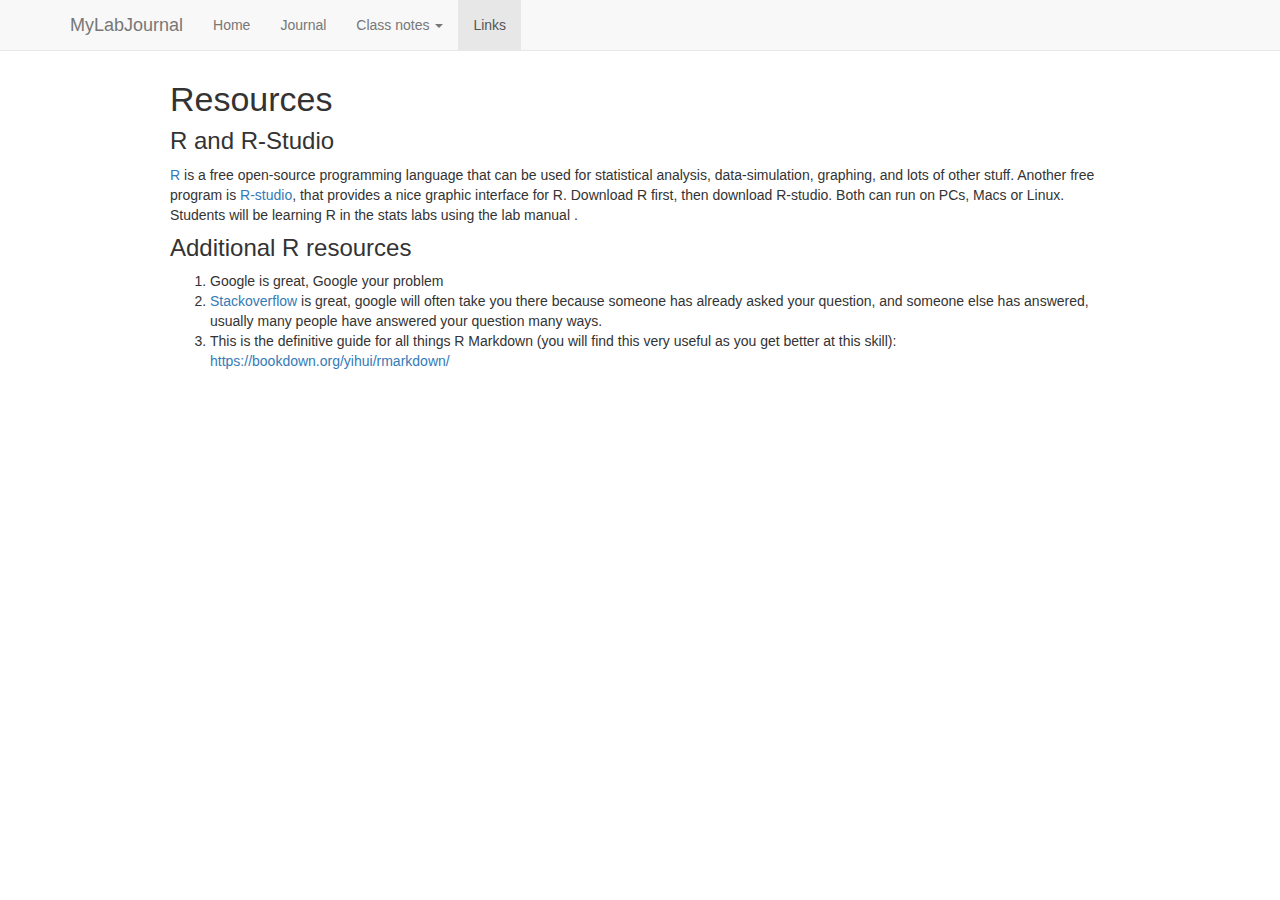
<file: docs/links.html>
<!DOCTYPE html>

<html>

<head>

<meta charset="utf-8" />
<meta name="generator" content="pandoc" />
<meta http-equiv="X-UA-Compatible" content="IE=EDGE" />




<title>Resources · TUHH Business Analytics R Programming Guide</title>

<script src="site_libs/jquery-1.11.3/jquery.min.js"></script>
<meta name="viewport" content="width=device-width, initial-scale=1" />
<link href="site_libs/bootstrap-3.3.5/css/bootstrap.min.css" rel="stylesheet" />
<script src="site_libs/bootstrap-3.3.5/js/bootstrap.min.js"></script>
<script src="site_libs/bootstrap-3.3.5/shim/html5shiv.min.js"></script>
<script src="site_libs/bootstrap-3.3.5/shim/respond.min.js"></script>
<script src="site_libs/navigation-1.1/tabsets.js"></script>
<link href="site_libs/highlightjs-9.12.0/default.css" rel="stylesheet" />
<script src="site_libs/highlightjs-9.12.0/highlight.js"></script>
<link href="site_libs/anchor-sections-1.0/anchor-sections.css" rel="stylesheet" />
<script src="site_libs/anchor-sections-1.0/anchor-sections.js"></script>

<style type="text/css">
  code{white-space: pre-wrap;}
  span.smallcaps{font-variant: small-caps;}
  span.underline{text-decoration: underline;}
  div.column{display: inline-block; vertical-align: top; width: 50%;}
  div.hanging-indent{margin-left: 1.5em; text-indent: -1.5em;}
  ul.task-list{list-style: none;}
    </style>

<style type="text/css">code{white-space: pre;}</style>
<style type="text/css">
  pre:not([class]) {
    background-color: white;
  }
</style>
<script type="text/javascript">
if (window.hljs) {
  hljs.configure({languages: []});
  hljs.initHighlightingOnLoad();
  if (document.readyState && document.readyState === "complete") {
    window.setTimeout(function() { hljs.initHighlighting(); }, 0);
  }
}
</script>



<style type="text/css">
h1 {
  font-size: 34px;
}
h1.title {
  font-size: 38px;
}
h2 {
  font-size: 30px;
}
h3 {
  font-size: 24px;
}
h4 {
  font-size: 18px;
}
h5 {
  font-size: 16px;
}
h6 {
  font-size: 12px;
}
.table th:not([align]) {
  text-align: left;
}
</style>

<link rel="stylesheet" href="style.css" type="text/css" />



<style type = "text/css">
.main-container {
  max-width: 940px;
  margin-left: auto;
  margin-right: auto;
}
code {
  color: inherit;
  background-color: rgba(0, 0, 0, 0.04);
}
img {
  max-width:100%;
}
.tabbed-pane {
  padding-top: 12px;
}
.html-widget {
  margin-bottom: 20px;
}
button.code-folding-btn:focus {
  outline: none;
}
summary {
  display: list-item;
}
</style>


<style type="text/css">
/* padding for bootstrap navbar */
body {
  padding-top: 51px;
  padding-bottom: 40px;
}
/* offset scroll position for anchor links (for fixed navbar)  */
.section h1 {
  padding-top: 56px;
  margin-top: -56px;
}
.section h2 {
  padding-top: 56px;
  margin-top: -56px;
}
.section h3 {
  padding-top: 56px;
  margin-top: -56px;
}
.section h4 {
  padding-top: 56px;
  margin-top: -56px;
}
.section h5 {
  padding-top: 56px;
  margin-top: -56px;
}
.section h6 {
  padding-top: 56px;
  margin-top: -56px;
}
.dropdown-submenu {
  position: relative;
}
.dropdown-submenu>.dropdown-menu {
  top: 0;
  left: 100%;
  margin-top: -6px;
  margin-left: -1px;
  border-radius: 0 6px 6px 6px;
}
.dropdown-submenu:hover>.dropdown-menu {
  display: block;
}
.dropdown-submenu>a:after {
  display: block;
  content: " ";
  float: right;
  width: 0;
  height: 0;
  border-color: transparent;
  border-style: solid;
  border-width: 5px 0 5px 5px;
  border-left-color: #cccccc;
  margin-top: 5px;
  margin-right: -10px;
}
.dropdown-submenu:hover>a:after {
  border-left-color: #ffffff;
}
.dropdown-submenu.pull-left {
  float: none;
}
.dropdown-submenu.pull-left>.dropdown-menu {
  left: -100%;
  margin-left: 10px;
  border-radius: 6px 0 6px 6px;
}
</style>

<script>
// manage active state of menu based on current page
$(document).ready(function () {
  // active menu anchor
  href = window.location.pathname
  href = href.substr(href.lastIndexOf('/') + 1)
  if (href === "")
    href = "index.html";
  var menuAnchor = $('a[href="' + href + '"]');

  // mark it active
  menuAnchor.parent().addClass('active');

  // if it's got a parent navbar menu mark it active as well
  menuAnchor.closest('li.dropdown').addClass('active');
});
</script>

<!-- tabsets -->

<style type="text/css">
.tabset-dropdown > .nav-tabs {
  display: inline-table;
  max-height: 500px;
  min-height: 44px;
  overflow-y: auto;
  background: white;
  border: 1px solid #ddd;
  border-radius: 4px;
}

.tabset-dropdown > .nav-tabs > li.active:before {
  content: "";
  font-family: 'Glyphicons Halflings';
  display: inline-block;
  padding: 10px;
  border-right: 1px solid #ddd;
}

.tabset-dropdown > .nav-tabs.nav-tabs-open > li.active:before {
  content: "&#xe258;";
  border: none;
}

.tabset-dropdown > .nav-tabs.nav-tabs-open:before {
  content: "";
  font-family: 'Glyphicons Halflings';
  display: inline-block;
  padding: 10px;
  border-right: 1px solid #ddd;
}

.tabset-dropdown > .nav-tabs > li.active {
  display: block;
}

.tabset-dropdown > .nav-tabs > li > a,
.tabset-dropdown > .nav-tabs > li > a:focus,
.tabset-dropdown > .nav-tabs > li > a:hover {
  border: none;
  display: inline-block;
  border-radius: 4px;
  background-color: transparent;
}

.tabset-dropdown > .nav-tabs.nav-tabs-open > li {
  display: block;
  float: none;
}

.tabset-dropdown > .nav-tabs > li {
  display: none;
}
</style>

<!-- code folding -->




</head>

<body>


<div class="container-fluid main-container">




<div class="navbar navbar-default  navbar-fixed-top" role="navigation">
  <div class="container">
    <div class="navbar-header">
      <button type="button" class="navbar-toggle collapsed" data-toggle="collapse" data-target="#navbar">
        <span class="icon-bar"></span>
        <span class="icon-bar"></span>
        <span class="icon-bar"></span>
      </button>
      <a class="navbar-brand" href="index.html">MyLabJournal</a>
    </div>
    <div id="navbar" class="navbar-collapse collapse">
      <ul class="nav navbar-nav">
        <li>
  <a href="index.html">Home</a>
</li>
<li>
  <a href="journal.html">Journal</a>
</li>
<li class="dropdown">
  <a href="#" class="dropdown-toggle" data-toggle="dropdown" role="button" aria-expanded="false">
    Class notes
     
    <span class="caret"></span>
  </a>
  <ul class="dropdown-menu" role="menu">
    <li>
      <a href="dictionary.html">Dictionary</a>
    </li>
    <li>
      <a href="data_wrangling.html">Data Wrangling</a>
    </li>
    <li>
      <a href="ggplot_graphs.html">ggplot graphs</a>
    </li>
    <li>
      <a href="machine_learning.html">machine learning</a>
    </li>
  </ul>
</li>
<li>
  <a href="links.html">Links</a>
</li>
      </ul>
      <ul class="nav navbar-nav navbar-right">
        
      </ul>
    </div><!--/.nav-collapse -->
  </div><!--/.container -->
</div><!--/.navbar -->

<div class="fluid-row" id="header">



<h1 class="title toc-ignore">Resources · TUHH Business Analytics R Programming Guide</h1>

</div>


<style type="text/css">
.title {
  display: none;
}
</style>
<div class="row" style="padding-top: 30px;">

<div id="resources" class="section level1">
<h1>Resources</h1>
<div id="r-and-r-studio" class="section level3">
<h3>R and R-Studio</h3>
<p><a href="http://www.r-project.org">R</a> is a free open-source programming language that can be used for statistical analysis, data-simulation, graphing, and lots of other stuff. Another free program is <a href="http://www.rstudio.com">R-studio</a>, that provides a nice graphic interface for R. Download R first, then download R-studio. Both can run on PCs, Macs or Linux. Students will be learning R in the stats labs using the lab manual <a href=""></a>.</p>
</div>
<div id="additional-r-resources" class="section level3">
<h3>Additional R resources</h3>
<ol style="list-style-type: decimal">
<li>Google is great, Google your problem</li>
<li><a href="https://stackoverflow.com">Stackoverflow</a> is great, google will often take you there because someone has already asked your question, and someone else has answered, usually many people have answered your question many ways.</li>
<li>This is the definitive guide for all things R Markdown (you will find this very useful as you get better at this skill): <a href="https://bookdown.org/yihui/rmarkdown/">https://bookdown.org/yihui/rmarkdown/</a></li>
</ol>
</div>
</div>




</div>

<script>

// add bootstrap table styles to pandoc tables
function bootstrapStylePandocTables() {
  $('tr.odd').parent('tbody').parent('table').addClass('table table-condensed');
}
$(document).ready(function () {
  bootstrapStylePandocTables();
});


</script>

<!-- tabsets -->

<script>
$(document).ready(function () {
  window.buildTabsets("TOC");
});

$(document).ready(function () {
  $('.tabset-dropdown > .nav-tabs > li').click(function () {
    $(this).parent().toggleClass('nav-tabs-open')
  });
});
</script>

<!-- code folding -->


<!-- dynamically load mathjax for compatibility with self-contained -->
<script>
  (function () {
    var script = document.createElement("script");
    script.type = "text/javascript";
    script.src  = "https://mathjax.rstudio.com/latest/MathJax.js?config=TeX-AMS-MML_HTMLorMML";
    document.getElementsByTagName("head")[0].appendChild(script);
  })();
</script>

</body>
</html>
</file>
<file: docs/site_libs/highlightjs-9.12.0/default.css>
.hljs-literal {
  color: #990073;
}

.hljs-number {
  color: #099;
}

.hljs-comment {
  color: #998;
  font-style: italic;
}

.hljs-keyword {
  color: #900;
  font-weight: bold;
}

.hljs-string {
  color: #d14;
}
</file>
<file: docs/site_libs/anchor-sections-1.0/anchor-sections.css>
/* Styles for section anchors */
a.anchor-section {margin-left: 10px; visibility: hidden; color: inherit;}
a.anchor-section::before {content: '#';}
.hasAnchor:hover a.anchor-section {visibility: visible;}
</file>
<file: docs/style.css>
/* color of the active element in the dropdown menu of the navbar*/
.dropdown-menu > .active > a, .dropdown-menu > .active > a:focus, .dropdown-menu > .active > a:hover {
    color: #fff;
    text-decoration: none;
    background-color: #2DC6D6;
    outline:0
}

/* color of the elements in the toc*/
.list-group-item.active, .list-group-item.active:focus, .list-group-item.active:hover {
    background-color: #2DC6D6;
}


.title {
  display: none;
}
</file>
